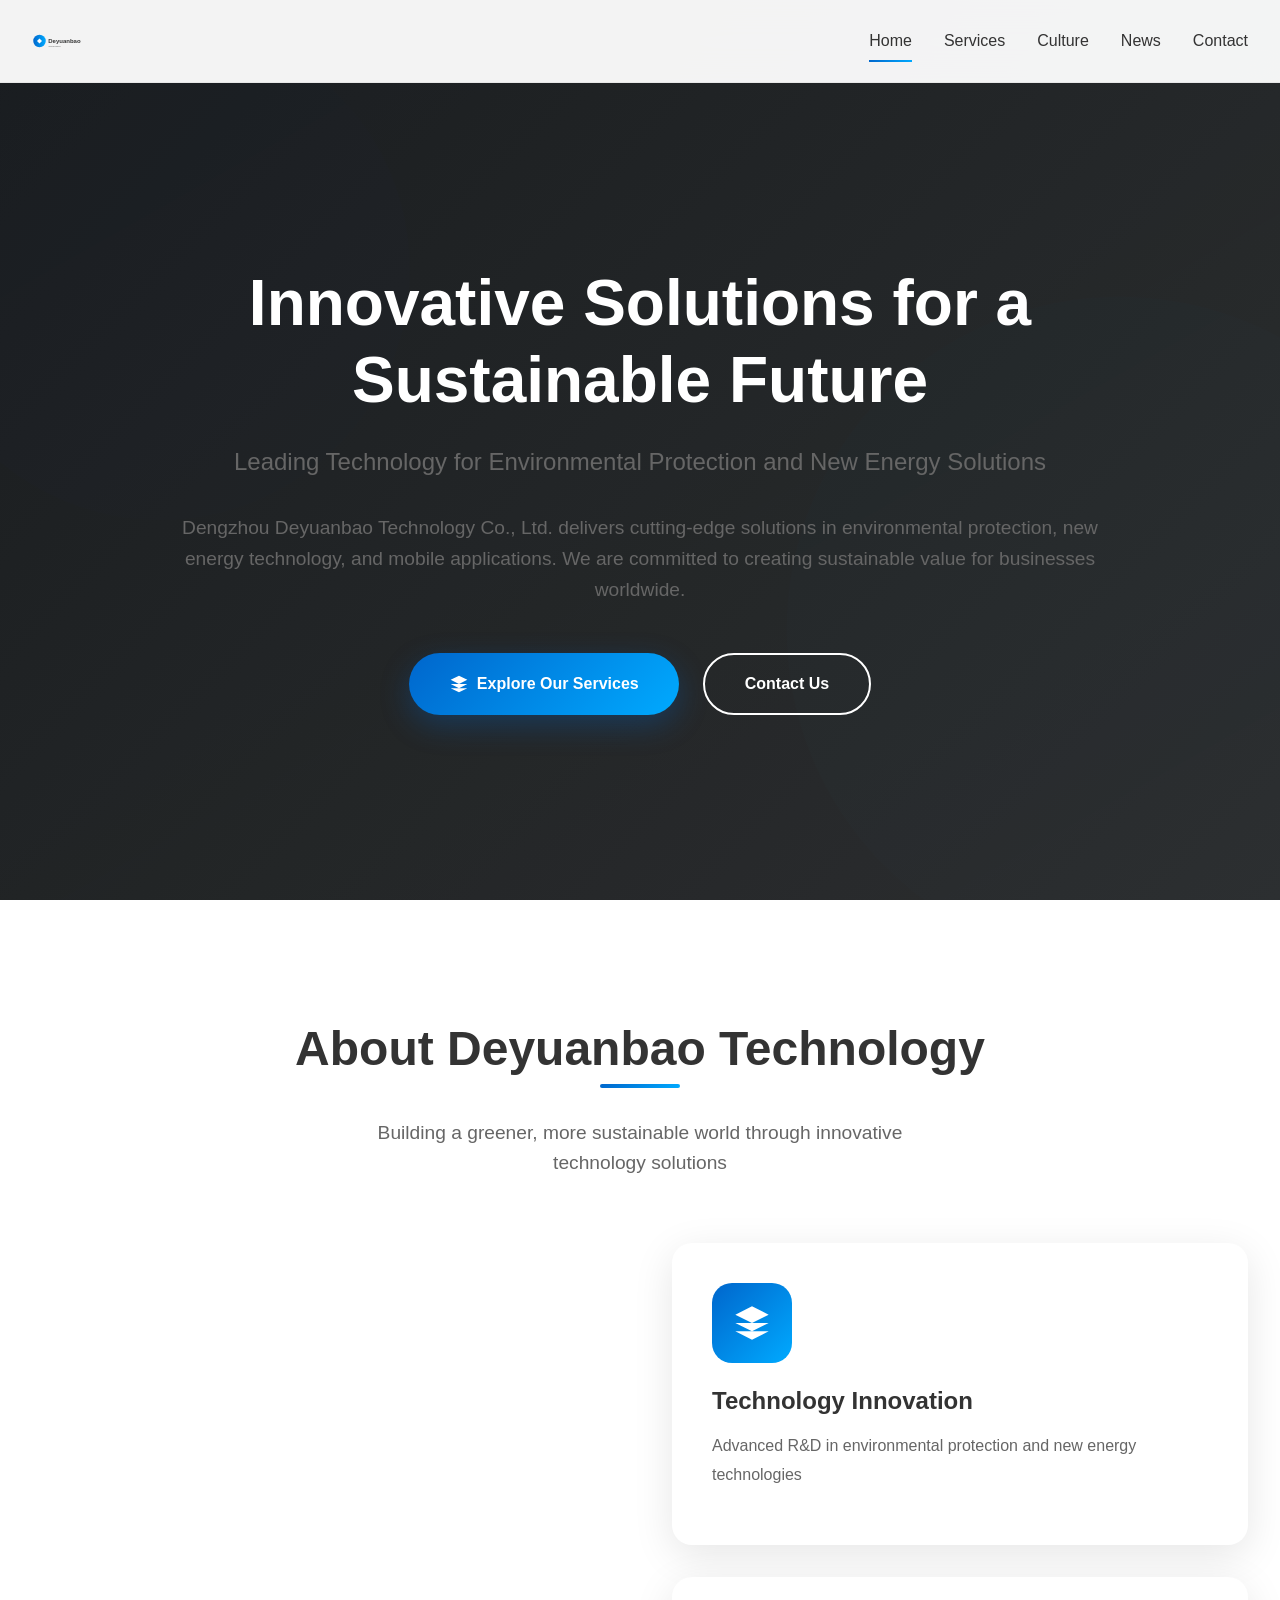
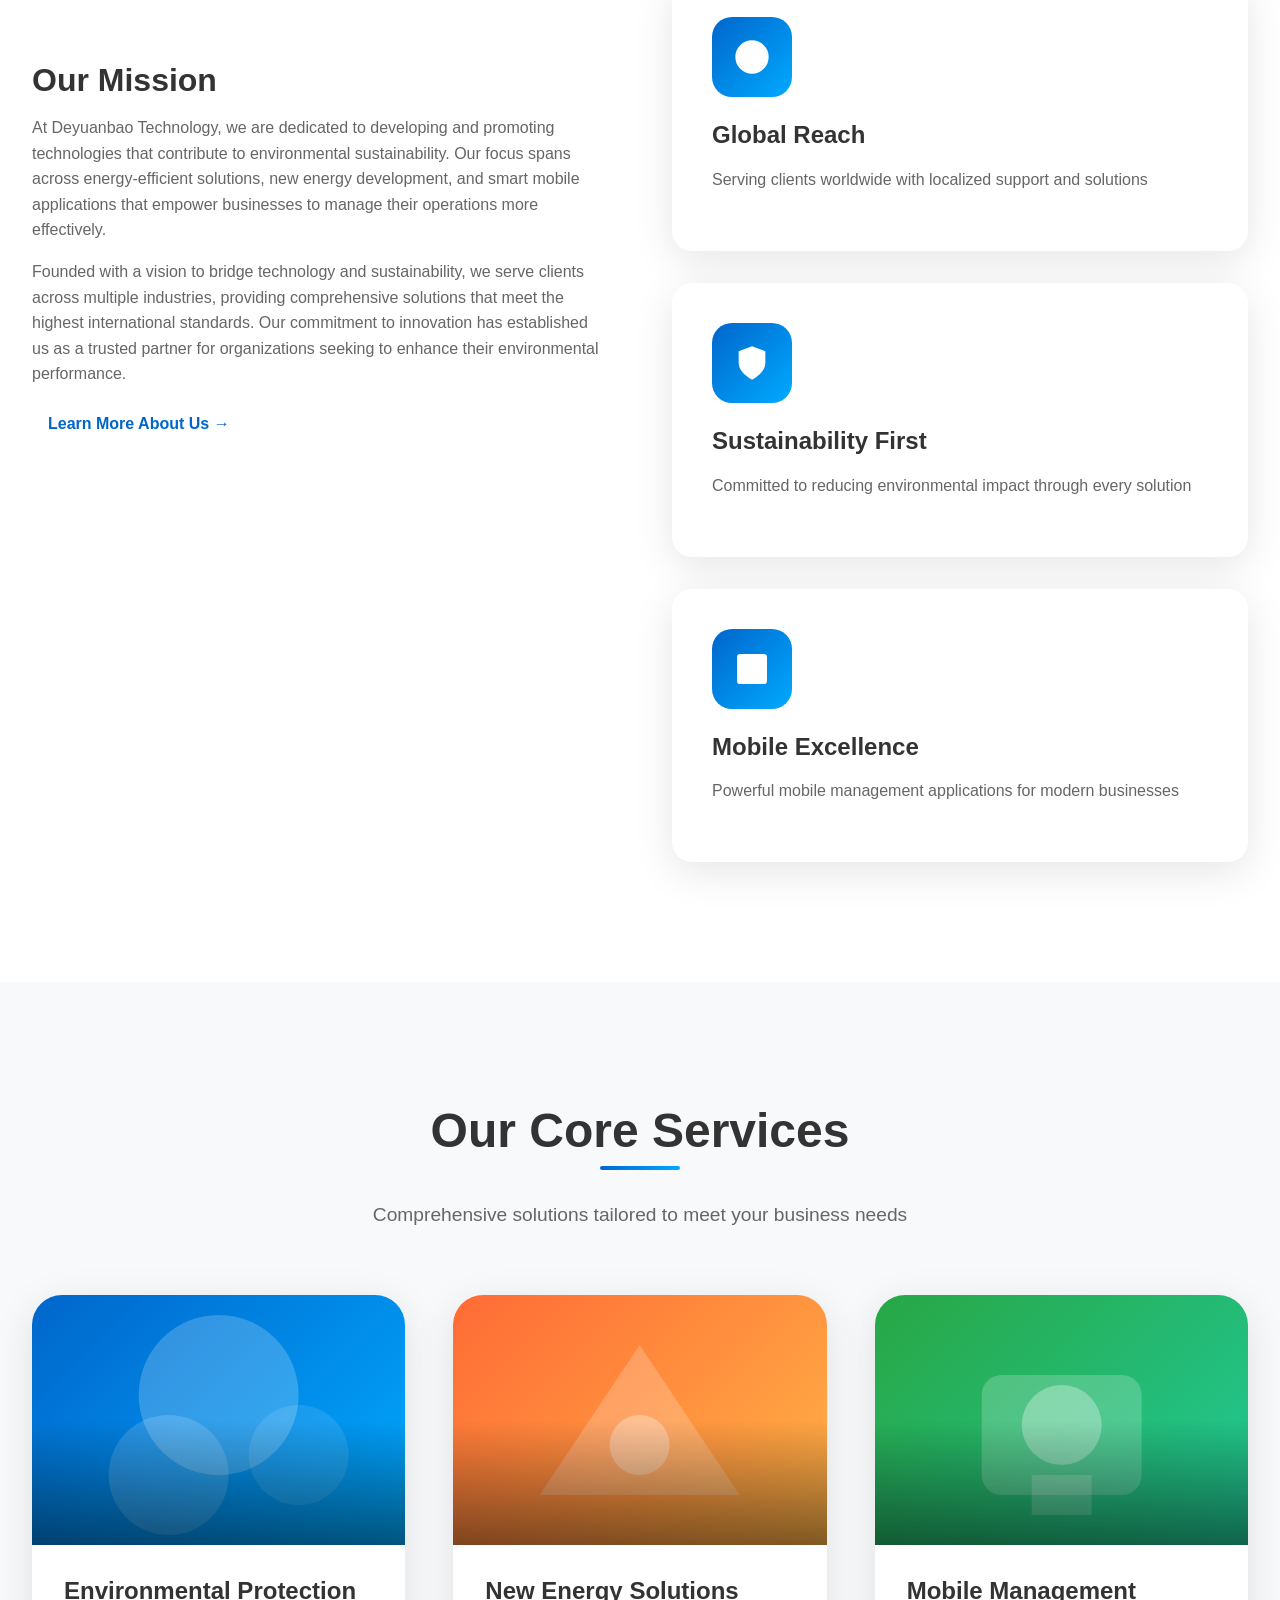
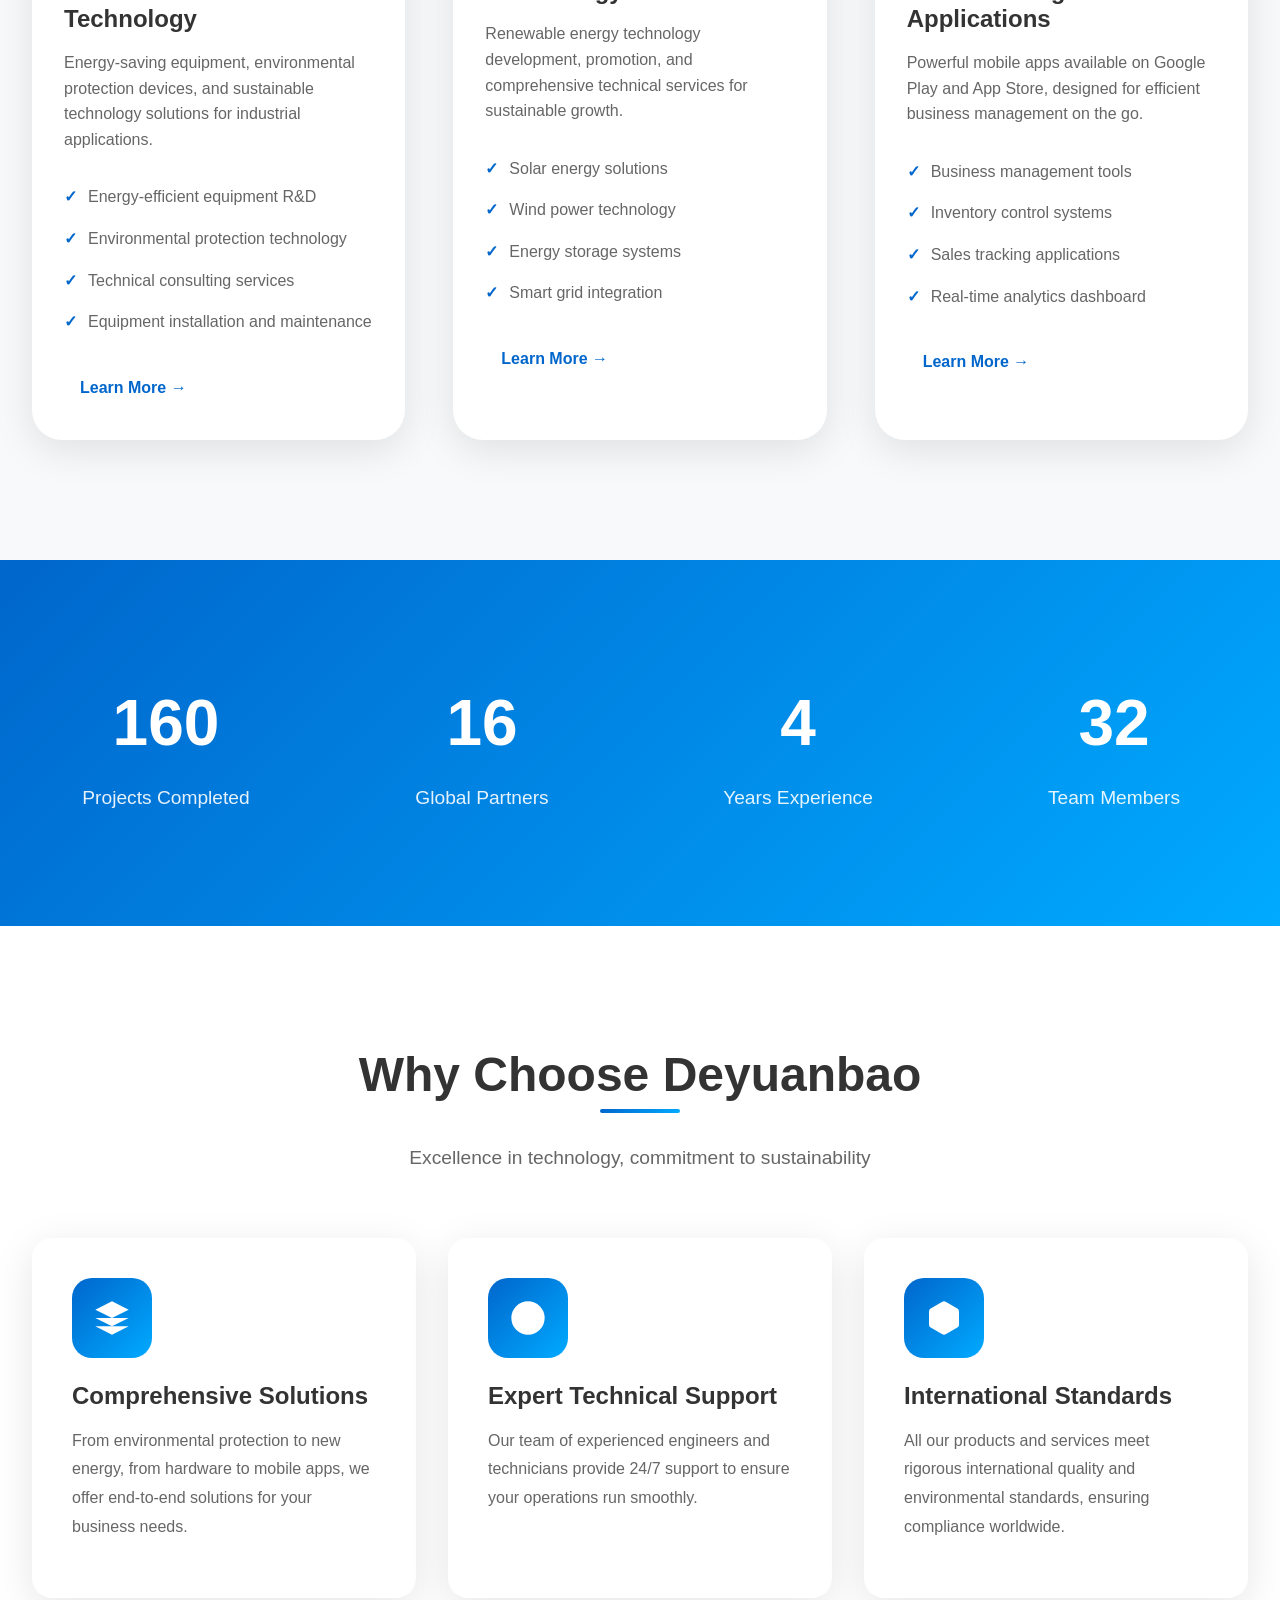
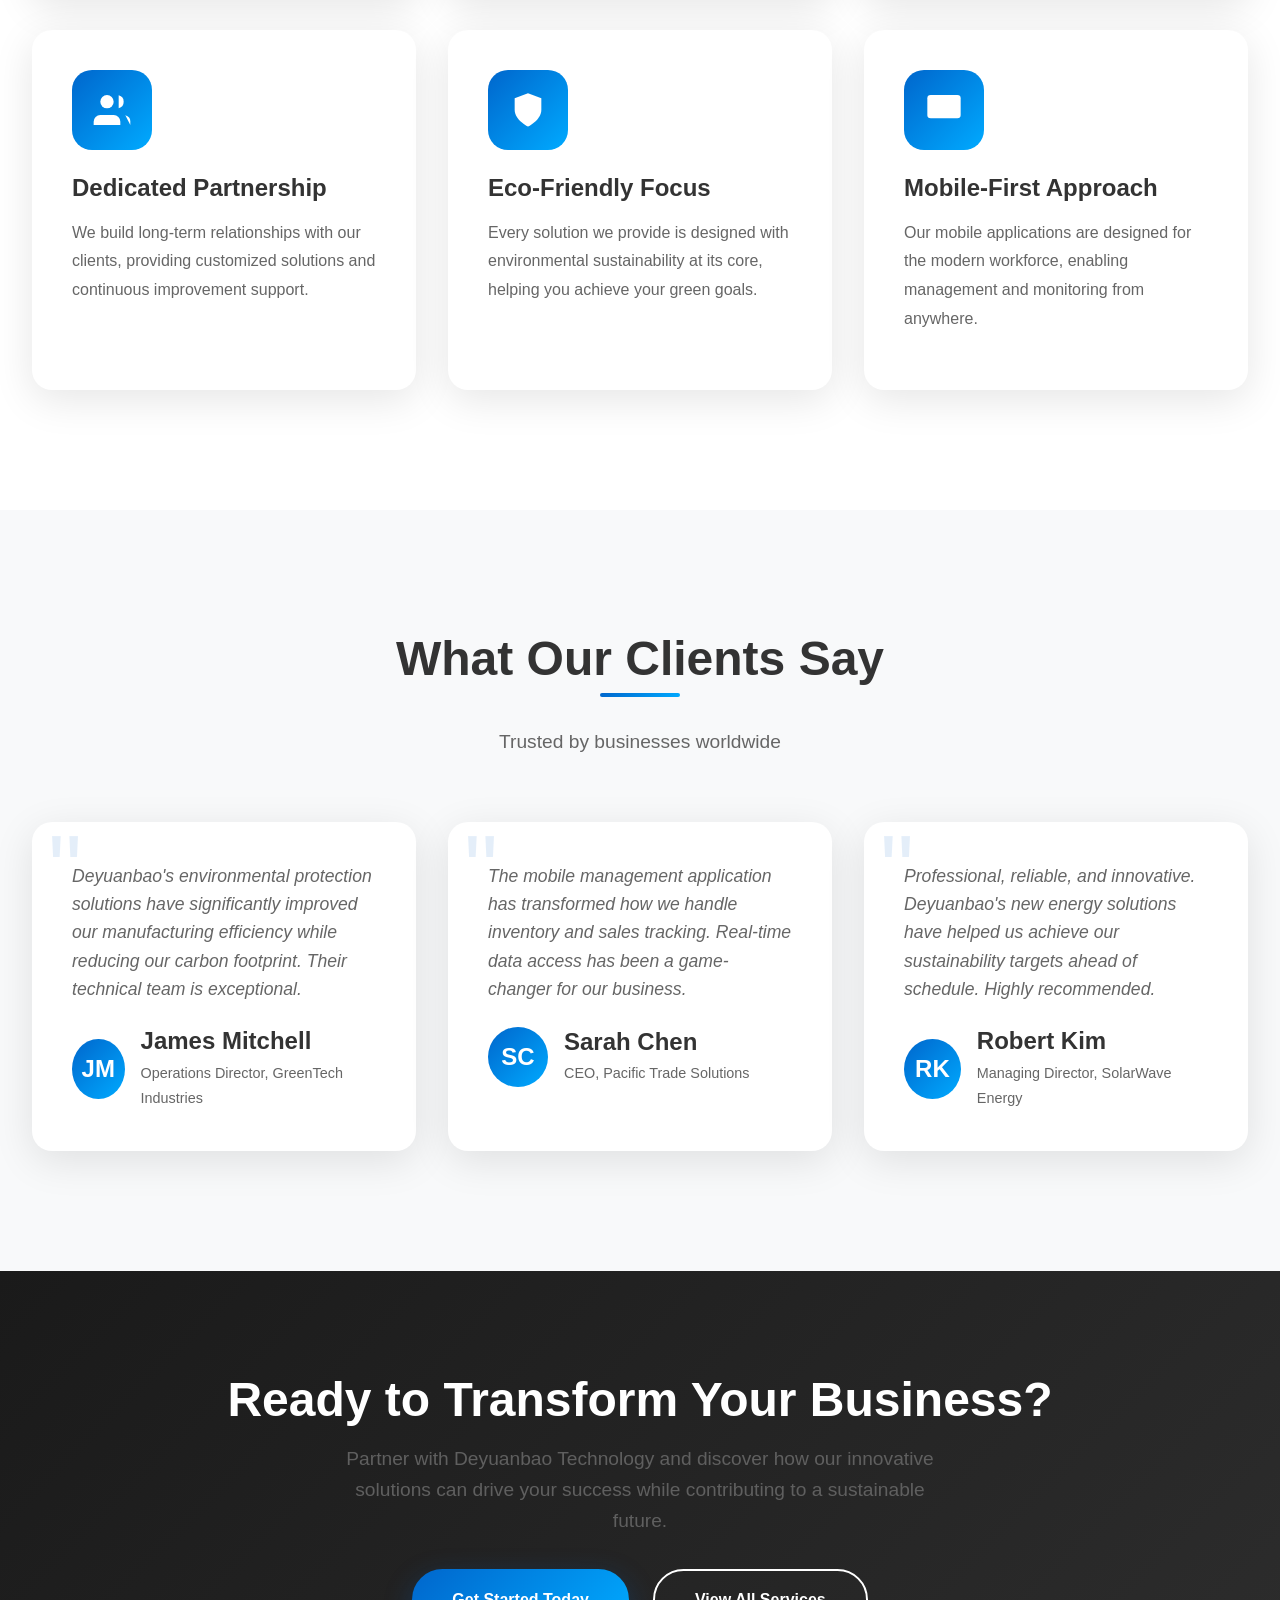
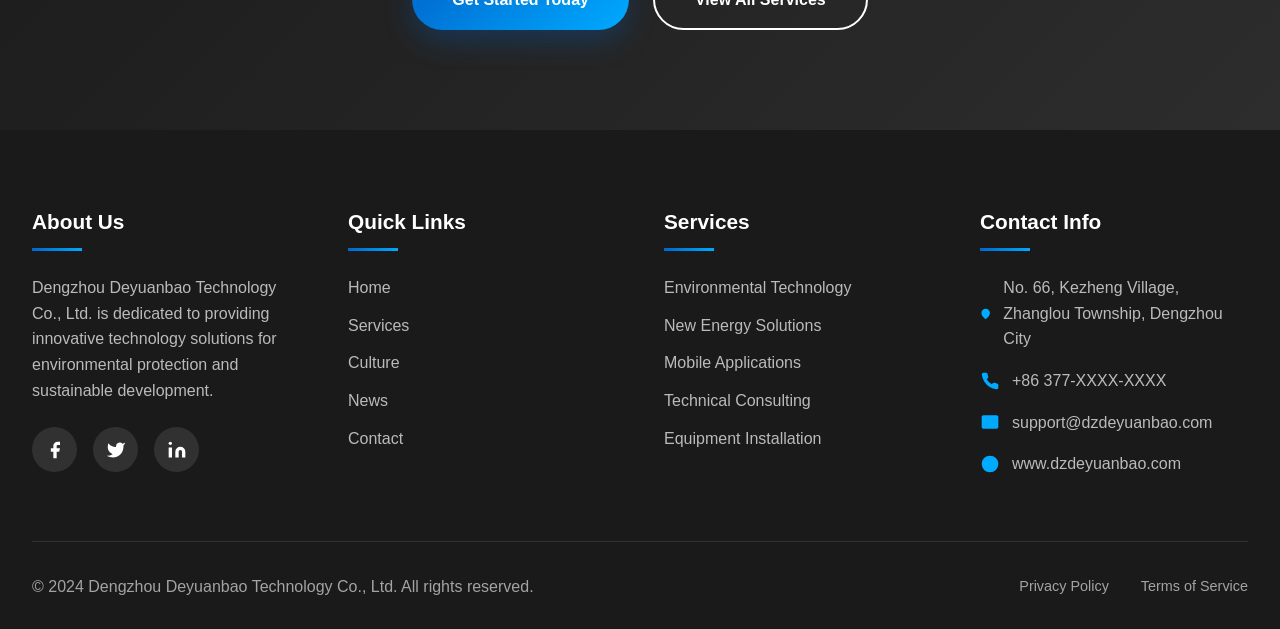
<file: index.html>
<!DOCTYPE html>
<html lang="en">
<head>
    <meta charset="UTF-8">
    <meta name="viewport" content="width=device-width, initial-scale=1.0">
    <meta name="description" content="Dengzhou Deyuanbao Technology Co., Ltd. - Leading provider of environmental protection technology, new energy solutions, and mobile management applications for global markets.">
    <meta name="keywords" content="Deyuanbao, Environmental Protection, New Energy, Mobile App, Technology, Sustainable Development">
    <meta name="author" content="Dengzhou Deyuanbao Technology Co., Ltd.">
    <meta name="robots" content="index, follow">
    <meta name="googlebot" content="index, follow">
    <meta property="og:title" content="Deyuanbao Technology - Innovative Solutions for a Sustainable Future">
    <meta property="og:description" content="Leading provider of environmental protection technology and mobile management solutions.">
    <meta property="og:type" content="website">
    <meta property="og:url" content="https://dzdeyuanbao.com">
    <meta property="og:site_name" content="Deyuanbao Technology">
    <meta name="twitter:card" content="summary_large_image">
    <title>Deyuanbao Technology - Innovative Solutions for a Sustainable Future</title>
    <link rel="canonical" href="https://dzdeyuanbao.com">
    <link rel="stylesheet" href="css/styles.css">
</head>
<body>
    <!-- Loading Screen -->
    <div class="loading">
        <div class="loader"></div>
    </div>

    <!-- Header -->
    <header class="header">
        <div class="header-container">
            <a href="index.html" class="logo">
                <svg width="50" height="50" viewBox="0 0 200 60">
                    <defs>
                        <linearGradient id="logoGradientHeader" x1="0%" y1="0%" x2="100%" y2="0%">
                            <stop offset="0%" style="stop-color:#0066CC"/>
                            <stop offset="100%" style="stop-color:#00AAFF"/>
                        </linearGradient>
                    </defs>
                    <circle cx="30" cy="30" r="25" fill="url(#logoGradientHeader)"/>
                    <path d="M20 30 L30 20 L40 30 L30 40 Z" fill="#FFFFFF"/>
                    <text x="65" y="38" font-family="Arial, sans-serif" font-size="24" font-weight="bold" fill="#333333">Deyuanbao</text>
                    <text x="65" y="52" font-family="Arial, sans-serif" font-size="10" fill="#666666">Technology</text>
                </svg>
            </a>
            <nav class="nav">
                <a href="index.html" class="nav-link active">Home</a>
                <a href="services.html" class="nav-link">Services</a>
                <a href="culture.html" class="nav-link">Culture</a>
                <a href="news.html" class="nav-link">News</a>
                <a href="contact.html" class="nav-link">Contact</a>
            </nav>
            <div class="mobile-menu-btn">
                <span></span>
                <span></span>
                <span></span>
            </div>
        </div>
    </header>

    <!-- Hero Section -->
    <section class="hero">
        <div class="hero-bg">
            <svg width="100%" height="100%" viewBox="0 0 1920 1080" preserveAspectRatio="xMidYMid slice">
                <defs>
                    <linearGradient id="heroGradient" x1="0%" y1="0%" x2="100%" y2="100%">
                        <stop offset="0%" style="stop-color:#0066CC;stop-opacity:0.3"/>
                        <stop offset="100%" style="stop-color:#00AAFF;stop-opacity:0.1"/>
                    </linearGradient>
                </defs>
                <rect width="100%" height="100%" fill="url(#heroGradient)"/>
                <circle cx="20%" cy="30%" r="300" fill="#0066CC" opacity="0.1"/>
                <circle cx="80%" cy="70%" r="400" fill="#00AAFF" opacity="0.1"/>
            </svg>
        </div>
        <div class="hero-content">
            <h1 class="hero-title">Innovative Solutions for a Sustainable Future</h1>
            <p class="hero-subtitle">Leading Technology for Environmental Protection and New Energy Solutions</p>
            <p class="hero-description">Dengzhou Deyuanbao Technology Co., Ltd. delivers cutting-edge solutions in environmental protection, new energy technology, and mobile applications. We are committed to creating sustainable value for businesses worldwide.</p>
            <div class="hero-cta">
                <a href="services.html" class="btn btn-primary">
                    <svg width="20" height="20" viewBox="0 0 24 24" fill="currentColor">
                        <path d="M12 2L2 7l10 5 10-5-10-5zM2 17l10 5 10-5M2 12l10 5 10-5"/>
                    </svg>
                    Explore Our Services
                </a>
                <a href="contact.html" class="btn btn-secondary">
                    Contact Us
                </a>
            </div>
        </div>
    </section>

    <!-- About Section -->
    <section class="section">
        <div class="container">
            <div class="section-header animate-on-scroll">
                <h2 class="section-title">About Deyuanbao Technology</h2>
                <p class="section-subtitle">Building a greener, more sustainable world through innovative technology solutions</p>
            </div>
            <div class="grid-2" style="gap: 4rem; align-items: center;">
                <div class="animate-on-scroll">
                    <h3>Our Mission</h3>
                    <p>At Deyuanbao Technology, we are dedicated to developing and promoting technologies that contribute to environmental sustainability. Our focus spans across energy-efficient solutions, new energy development, and smart mobile applications that empower businesses to manage their operations more effectively.</p>
                    <p>Founded with a vision to bridge technology and sustainability, we serve clients across multiple industries, providing comprehensive solutions that meet the highest international standards. Our commitment to innovation has established us as a trusted partner for organizations seeking to enhance their environmental performance.</p>
                    <a href="culture.html" class="btn btn-text">Learn More About Us →</a>
                </div>
                <div class="animate-on-scroll">
                    <div class="features-grid" style="margin-top: 0;">
                        <div class="feature-card">
                            <div class="feature-icon">
                                <svg viewBox="0 0 24 24">
                                    <path d="M12 2L2 7l10 5 10-5-10-5zM2 17l10 5 10-5M2 12l10 5 10-5"/>
                                </svg>
                            </div>
                            <h4 class="feature-title">Technology Innovation</h4>
                            <p class="feature-description">Advanced R&D in environmental protection and new energy technologies</p>
                        </div>
                        <div class="feature-card">
                            <div class="feature-icon">
                                <svg viewBox="0 0 24 24">
                                    <circle cx="12" cy="12" r="10"/>
                                    <path d="M12 6v6l4 2"/>
                                </svg>
                            </div>
                            <h4 class="feature-title">Global Reach</h4>
                            <p class="feature-description">Serving clients worldwide with localized support and solutions</p>
                        </div>
                        <div class="feature-card">
                            <div class="feature-icon">
                                <svg viewBox="0 0 24 24">
                                    <path d="M12 22s8-4 8-10V5l-8-3-8 3v7c0 6 8 10 8 10z"/>
                                </svg>
                            </div>
                            <h4 class="feature-title">Sustainability First</h4>
                            <p class="feature-description">Committed to reducing environmental impact through every solution</p>
                        </div>
                        <div class="feature-card">
                            <div class="feature-icon">
                                <svg viewBox="0 0 24 24">
                                    <rect x="3" y="3" width="18" height="18" rx="2"/>
                                    <path d="M9 9h6v6H9z"/>
                                </svg>
                            </div>
                            <h4 class="feature-title">Mobile Excellence</h4>
                            <p class="feature-description">Powerful mobile management applications for modern businesses</p>
                        </div>
                    </div>
                </div>
            </div>
        </div>
    </section>

    <!-- Services Overview -->
    <section class="section section-light">
        <div class="container">
            <div class="section-header animate-on-scroll">
                <h2 class="section-title">Our Core Services</h2>
                <p class="section-subtitle">Comprehensive solutions tailored to meet your business needs</p>
            </div>
            <div class="services-grid">
                <div class="service-card animate-on-scroll">
                    <div class="service-image" style="background: linear-gradient(135deg, #0066CC 0%, #00AAFF 100%);">
                        <svg width="100%" height="100%" viewBox="0 0 400 250" preserveAspectRatio="xMidYMid slice">
                            <circle cx="200" cy="100" r="80" fill="rgba(255,255,255,0.2)"/>
                            <circle cx="150" cy="180" r="60" fill="rgba(255,255,255,0.15)"/>
                            <circle cx="280" cy="160" r="50" fill="rgba(255,255,255,0.1)"/>
                        </svg>
                    </div>
                    <div class="service-content">
                        <h3 class="service-title">Environmental Protection Technology</h3>
                        <p class="service-description">Energy-saving equipment, environmental protection devices, and sustainable technology solutions for industrial applications.</p>
                        <ul class="service-features">
                            <li>Energy-efficient equipment R&D</li>
                            <li>Environmental protection technology</li>
                            <li>Technical consulting services</li>
                            <li>Equipment installation and maintenance</li>
                        </ul>
                        <a href="services.html" class="btn btn-text">Learn More →</a>
                    </div>
                </div>
                <div class="service-card animate-on-scroll">
                    <div class="service-image" style="background: linear-gradient(135deg, #FF6B35 0%, #FFB347 100%);">
                        <svg width="100%" height="100%" viewBox="0 0 400 250" preserveAspectRatio="xMidYMid slice">
                            <path d="M100 200 L200 50 L300 200 Z" fill="rgba(255,255,255,0.2)"/>
                            <circle cx="200" cy="150" r="30" fill="rgba(255,255,255,0.3)"/>
                        </svg>
                    </div>
                    <div class="service-content">
                        <h3 class="service-title">New Energy Solutions</h3>
                        <p class="service-description">Renewable energy technology development, promotion, and comprehensive technical services for sustainable growth.</p>
                        <ul class="service-features">
                            <li>Solar energy solutions</li>
                            <li>Wind power technology</li>
                            <li>Energy storage systems</li>
                            <li>Smart grid integration</li>
                        </ul>
                        <a href="services.html" class="btn btn-text">Learn More →</a>
                    </div>
                </div>
                <div class="service-card animate-on-scroll">
                    <div class="service-image" style="background: linear-gradient(135deg, #28a745 0%, #20c997 100%);">
                        <svg width="100%" height="100%" viewBox="0 0 400 250" preserveAspectRatio="xMidYMid slice">
                            <rect x="120" y="80" width="160" height="120" rx="20" fill="rgba(255,255,255,0.2)"/>
                            <circle cx="200" cy="130" r="40" fill="rgba(255,255,255,0.3)"/>
                            <rect x="170" y="180" width="60" height="40" fill="rgba(255,255,255,0.2)"/>
                        </svg>
                    </div>
                    <div class="service-content">
                        <h3 class="service-title">Mobile Management Applications</h3>
                        <p class="service-description">Powerful mobile apps available on Google Play and App Store, designed for efficient business management on the go.</p>
                        <ul class="service-features">
                            <li>Business management tools</li>
                            <li>Inventory control systems</li>
                            <li>Sales tracking applications</li>
                            <li>Real-time analytics dashboard</li>
                        </ul>
                        <a href="services.html" class="btn btn-text">Learn More →</a>
                    </div>
                </div>
            </div>
        </div>
    </section>

    <!-- Statistics Section -->
    <section class="stats-section">
        <div class="container">
            <div class="stats-grid">
                <div class="stat-item animate-on-scroll">
                    <span class="stat-number" data-target="500">0</span>
                    <span class="stat-label">Projects Completed</span>
                </div>
                <div class="stat-item animate-on-scroll">
                    <span class="stat-number" data-target="50">0</span>
                    <span class="stat-label">Global Partners</span>
                </div>
                <div class="stat-item animate-on-scroll">
                    <span class="stat-number" data-target="15">0</span>
                    <span class="stat-label">Years Experience</span>
                </div>
                <div class="stat-item animate-on-scroll">
                    <span class="stat-number" data-target="100">0</span>
                    <span class="stat-label">Team Members</span>
                </div>
            </div>
        </div>
    </section>

    <!-- Why Choose Us -->
    <section class="section">
        <div class="container">
            <div class="section-header animate-on-scroll">
                <h2 class="section-title">Why Choose Deyuanbao</h2>
                <p class="section-subtitle">Excellence in technology, commitment to sustainability</p>
            </div>
            <div class="features-grid">
                <div class="feature-card animate-on-scroll">
                    <div class="feature-icon">
                        <svg viewBox="0 0 24 24">
                            <path d="M12 2L2 7l10 5 10-5-10-5z"/>
                            <path d="M2 17l10 5 10-5"/>
                            <path d="M2 12l10 5 10-5"/>
                        </svg>
                    </div>
                    <h4 class="feature-title">Comprehensive Solutions</h4>
                    <p class="feature-description">From environmental protection to new energy, from hardware to mobile apps, we offer end-to-end solutions for your business needs.</p>
                </div>
                <div class="feature-card animate-on-scroll">
                    <div class="feature-icon">
                        <svg viewBox="0 0 24 24">
                            <circle cx="12" cy="12" r="10"/>
                            <path d="M12 16v-4"/>
                            <path d="M12 8h.01"/>
                        </svg>
                    </div>
                    <h4 class="feature-title">Expert Technical Support</h4>
                    <p class="feature-description">Our team of experienced engineers and technicians provide 24/7 support to ensure your operations run smoothly.</p>
                </div>
                <div class="feature-card animate-on-scroll">
                    <div class="feature-icon">
                        <svg viewBox="0 0 24 24">
                            <path d="M21 16V8a2 2 0 0 0-1-1.73l-7-4a2 2 0 0 0-2 0l-7 4A2 2 0 0 0 3 8v8a2 2 0 0 0 1 1.73l7 4a2 2 0 0 0 2 0l7-4A2 2 0 0 0 21 16z"/>
                            <path d="M3.27 6.96L12 12.01l8.73-5.05"/>
                            <path d="M12 22.08V12"/>
                        </svg>
                    </div>
                    <h4 class="feature-title">International Standards</h4>
                    <p class="feature-description">All our products and services meet rigorous international quality and environmental standards, ensuring compliance worldwide.</p>
                </div>
                <div class="feature-card animate-on-scroll">
                    <div class="feature-icon">
                        <svg viewBox="0 0 24 24">
                            <path d="M17 21v-2a4 4 0 0 0-4-4H5a4 4 0 0 0-4 4v2"/>
                            <circle cx="9" cy="7" r="4"/>
                            <path d="M23 21v-2a4 4 0 0 0-3-3.87"/>
                            <path d="M16 3.13a4 4 0 0 1 0 7.75"/>
                        </svg>
                    </div>
                    <h4 class="feature-title">Dedicated Partnership</h4>
                    <p class="feature-description">We build long-term relationships with our clients, providing customized solutions and continuous improvement support.</p>
                </div>
                <div class="feature-card animate-on-scroll">
                    <div class="feature-icon">
                        <svg viewBox="0 0 24 24">
                            <path d="M12 22s8-4 8-10V5l-8-3-8 3v7c0 6 8 10 8 10z"/>
                        </svg>
                    </div>
                    <h4 class="feature-title">Eco-Friendly Focus</h4>
                    <p class="feature-description">Every solution we provide is designed with environmental sustainability at its core, helping you achieve your green goals.</p>
                </div>
                <div class="feature-card animate-on-scroll">
                    <div class="feature-icon">
                        <svg viewBox="0 0 24 24">
                            <rect x="2" y="3" width="20" height="14" rx="2" ry="2"/>
                            <line x1="8" y1="21" x2="16" y2="21"/>
                            <line x1="12" y1="17" x2="12" y2="21"/>
                        </svg>
                    </div>
                    <h4 class="feature-title">Mobile-First Approach</h4>
                    <p class="feature-description">Our mobile applications are designed for the modern workforce, enabling management and monitoring from anywhere.</p>
                </div>
            </div>
        </div>
    </section>

    <!-- Testimonials -->
    <section class="section section-light">
        <div class="container">
            <div class="section-header animate-on-scroll">
                <h2 class="section-title">What Our Clients Say</h2>
                <p class="section-subtitle">Trusted by businesses worldwide</p>
            </div>
            <div class="testimonials-grid">
                <div class="testimonial-card animate-on-scroll">
                    <p class="testimonial-text">Deyuanbao's environmental protection solutions have significantly improved our manufacturing efficiency while reducing our carbon footprint. Their technical team is exceptional.</p>
                    <div class="testimonial-author">
                        <div class="testimonial-avatar">JM</div>
                        <div class="testimonial-info">
                            <h4>James Mitchell</h4>
                            <span>Operations Director, GreenTech Industries</span>
                        </div>
                    </div>
                </div>
                <div class="testimonial-card animate-on-scroll">
                    <p class="testimonial-text">The mobile management application has transformed how we handle inventory and sales tracking. Real-time data access has been a game-changer for our business.</p>
                    <div class="testimonial-author">
                        <div class="testimonial-avatar">SC</div>
                        <div class="testimonial-info">
                            <h4>Sarah Chen</h4>
                            <span>CEO, Pacific Trade Solutions</span>
                        </div>
                    </div>
                </div>
                <div class="testimonial-card animate-on-scroll">
                    <p class="testimonial-text">Professional, reliable, and innovative. Deyuanbao's new energy solutions have helped us achieve our sustainability targets ahead of schedule. Highly recommended.</p>
                    <div class="testimonial-author">
                        <div class="testimonial-avatar">RK</div>
                        <div class="testimonial-info">
                            <h4>Robert Kim</h4>
                            <span>Managing Director, SolarWave Energy</span>
                        </div>
                    </div>
                </div>
            </div>
        </div>
    </section>

    <!-- CTA Section -->
    <section class="cta-section">
        <div class="container">
            <div class="cta-content animate-on-scroll">
                <h2 class="cta-title">Ready to Transform Your Business?</h2>
                <p class="cta-description">Partner with Deyuanbao Technology and discover how our innovative solutions can drive your success while contributing to a sustainable future.</p>
                <div class="hero-cta" style="opacity: 1; transform: none;">
                    <a href="contact.html" class="btn btn-primary">Get Started Today</a>
                    <a href="services.html" class="btn btn-secondary">View All Services</a>
                </div>
            </div>
        </div>
    </section>

    <!-- Footer -->
    <footer class="footer">
        <div class="container">
            <div class="footer-grid">
                <div class="footer-column">
                    <h4>About Us</h4>
                    <p style="color: rgba(255,255,255,0.7); margin-bottom: 1.5rem;">Dengzhou Deyuanbao Technology Co., Ltd. is dedicated to providing innovative technology solutions for environmental protection and sustainable development.</p>
                    <div class="social-links">
                        <a href="#" class="social-link" aria-label="Facebook">
                            <svg viewBox="0 0 24 24"><path d="M18 2h-3a5 5 0 0 0-5 5v3H7v4h3v8h4v-8h3l1-4h-4V7a1 1 0 0 1 1-1h3z"/></svg>
                        </a>
                        <a href="#" class="social-link" aria-label="Twitter">
                            <svg viewBox="0 0 24 24"><path d="M23 3a10.9 10.9 0 0 1-3.14 1.53 4.48 4.48 0 0 0-7.86 3v1A10.66 10.66 0 0 1 3 4s-4 9 5 13a11.64 11.64 0 0 1-7 2c9 5 20 0 20-11.5a4.5 4.5 0 0 0-.08-.83A7.72 7.72 0 0 0 23 3z"/></svg>
                        </a>
                        <a href="#" class="social-link" aria-label="LinkedIn">
                            <svg viewBox="0 0 24 24"><path d="M16 8a6 6 0 0 1 6 6v7h-4v-7a2 2 0 0 0-2-2 2 2 0 0 0-2 2v7h-4v-7a6 6 0 0 1 6-6z"/><rect x="2" y="9" width="4" height="12"/><circle cx="4" cy="4" r="2"/></svg>
                        </a>
                    </div>
                </div>
                <div class="footer-column">
                    <h4>Quick Links</h4>
                    <ul class="footer-links">
                        <li><a href="index.html">Home</a></li>
                        <li><a href="services.html">Services</a></li>
                        <li><a href="culture.html">Culture</a></li>
                        <li><a href="news.html">News</a></li>
                        <li><a href="contact.html">Contact</a></li>
                    </ul>
                </div>
                <div class="footer-column">
                    <h4>Services</h4>
                    <ul class="footer-links">
                        <li><a href="services.html">Environmental Technology</a></li>
                        <li><a href="services.html">New Energy Solutions</a></li>
                        <li><a href="services.html">Mobile Applications</a></li>
                        <li><a href="services.html">Technical Consulting</a></li>
                        <li><a href="services.html">Equipment Installation</a></li>
                    </ul>
                </div>
                <div class="footer-column">
                    <h4>Contact Info</h4>
                    <div class="footer-contact">
                        <p>
                            <svg viewBox="0 0 24 24"><path d="M21 10c0 7-9 13-9 13s-9-6-9-13a9 9 0 0 1 18 0z"/><circle cx="12" cy="10" r="3"/></svg>
                            No. 66, Kezheng Village, Zhanglou Township, Dengzhou City
                        </p>
                        <p>
                            <svg viewBox="0 0 24 24"><path d="M22 16.92v3a2 2 0 0 1-2.18 2 19.79 19.79 0 0 1-8.63-3.07 19.5 19.5 0 0 1-6-6 19.79 19.79 0 0 1-3.07-8.67A2 2 0 0 1 4.11 2h3a2 2 0 0 1 2 1.72 12.84 12.84 0 0 0 .7 2.81 2 2 0 0 1-.45 2.11L8.09 9.91a16 16 0 0 0 6 6l1.27-1.27a2 2 0 0 1 2.11-.45 12.84 12.84 0 0 0 2.81.7A2 2 0 0 1 22 16.92z"/></svg>
                            +86 377-XXXX-XXXX
                        </p>
                        <p>
                            <svg viewBox="0 0 24 24"><path d="M4 4h16c1.1 0 2 .9 2 2v12c0 1.1-.9 2-2 2H4c-1.1 0-2-.9-2-2V6c0-1.1.9-2 2-2z"/><polyline points="22,6 12,13 2,6"/></svg>
                            support@dzdeyuanbao.com
                        </p>
                        <p>
                            <svg viewBox="0 0 24 24"><circle cx="12" cy="12" r="10"/><line x1="2" y1="12" x2="22" y2="12"/><path d="M12 2a15.3 15.3 0 0 1 4 10 15.3 15.3 0 0 1-4 10 15.3 15.3 0 0 1-4-10 15.3 15.3 0 0 1 4-10z"/></svg>
                            www.dzdeyuanbao.com
                        </p>
                    </div>
                </div>
            </div>
            <div class="footer-bottom">
                <p>&copy; 2024 Dengzhou Deyuanbao Technology Co., Ltd. All rights reserved.</p>
                <div class="footer-legal">
                    <a href="privacy.html">Privacy Policy</a>
                    <a href="terms.html">Terms of Service</a>
                </div>
            </div>
        </div>
    </footer>

    <script src="js/main.js"></script>
</body>
</html>
</file>
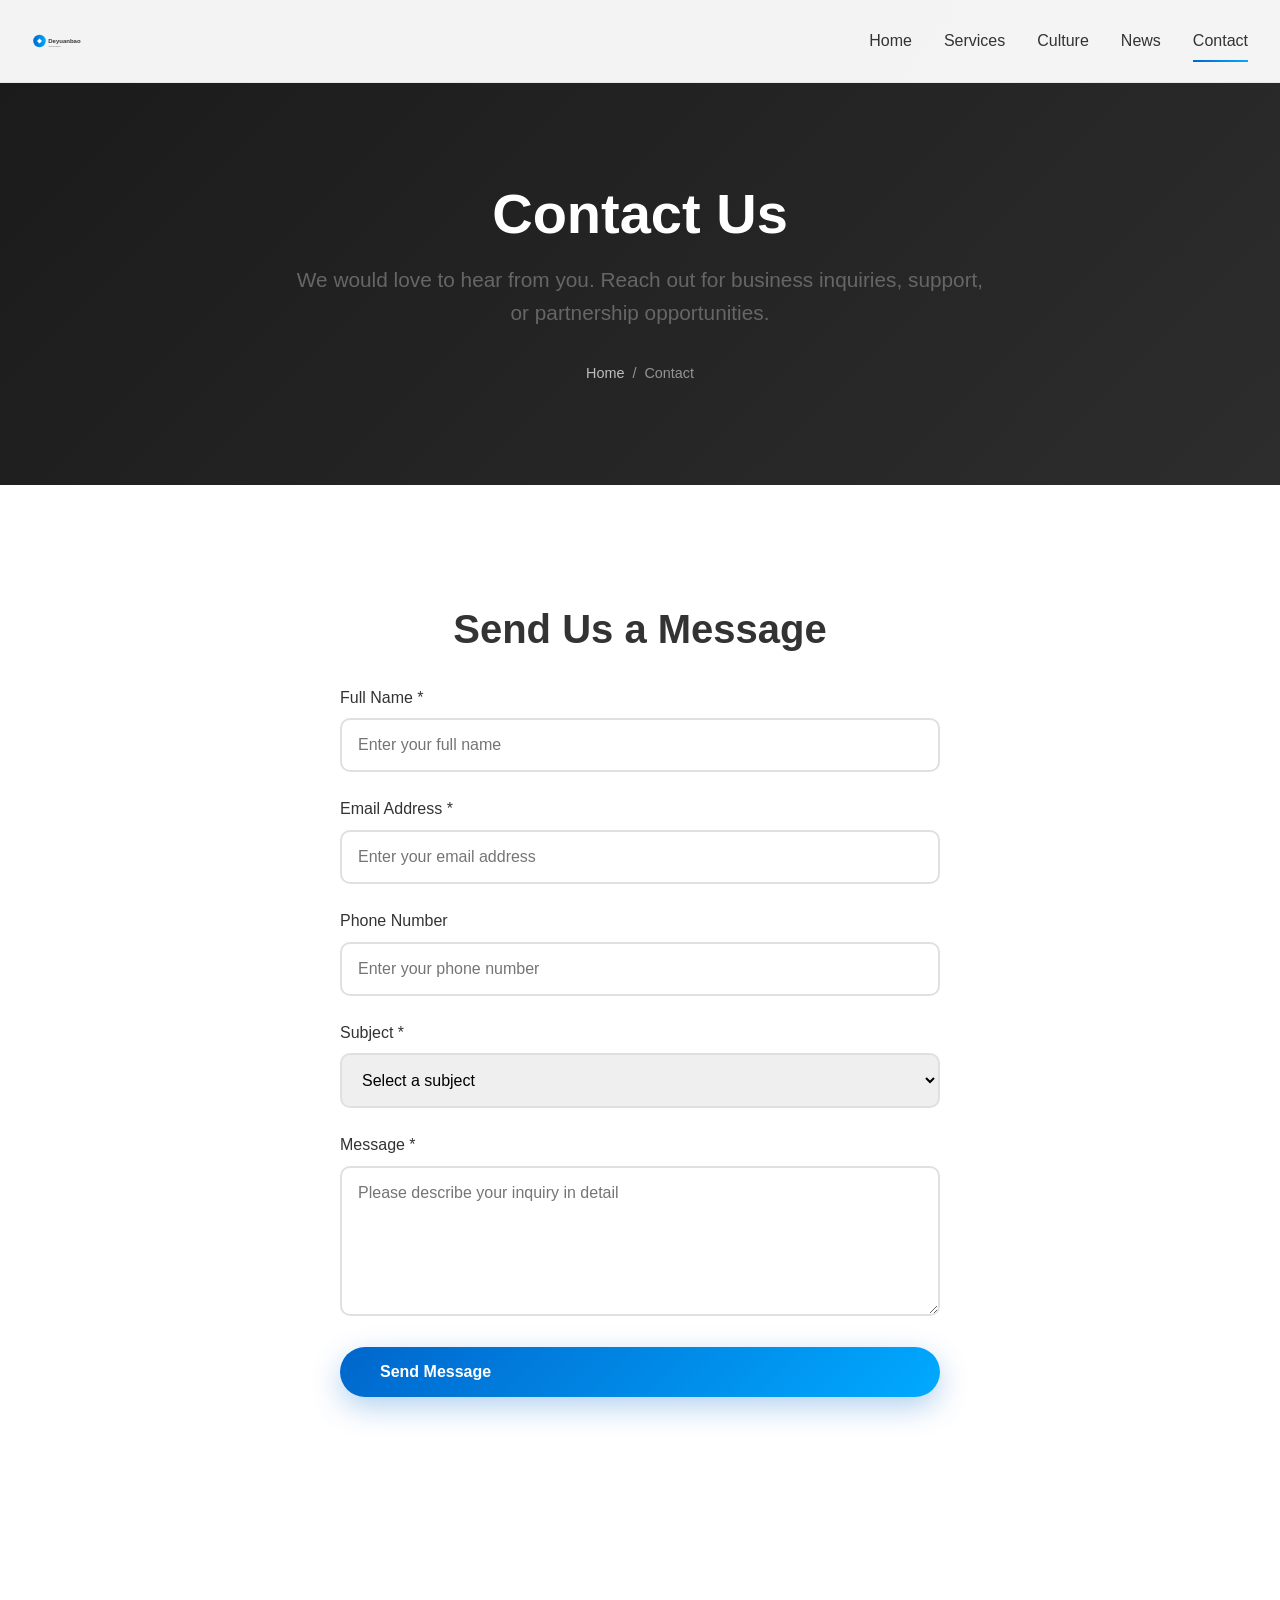
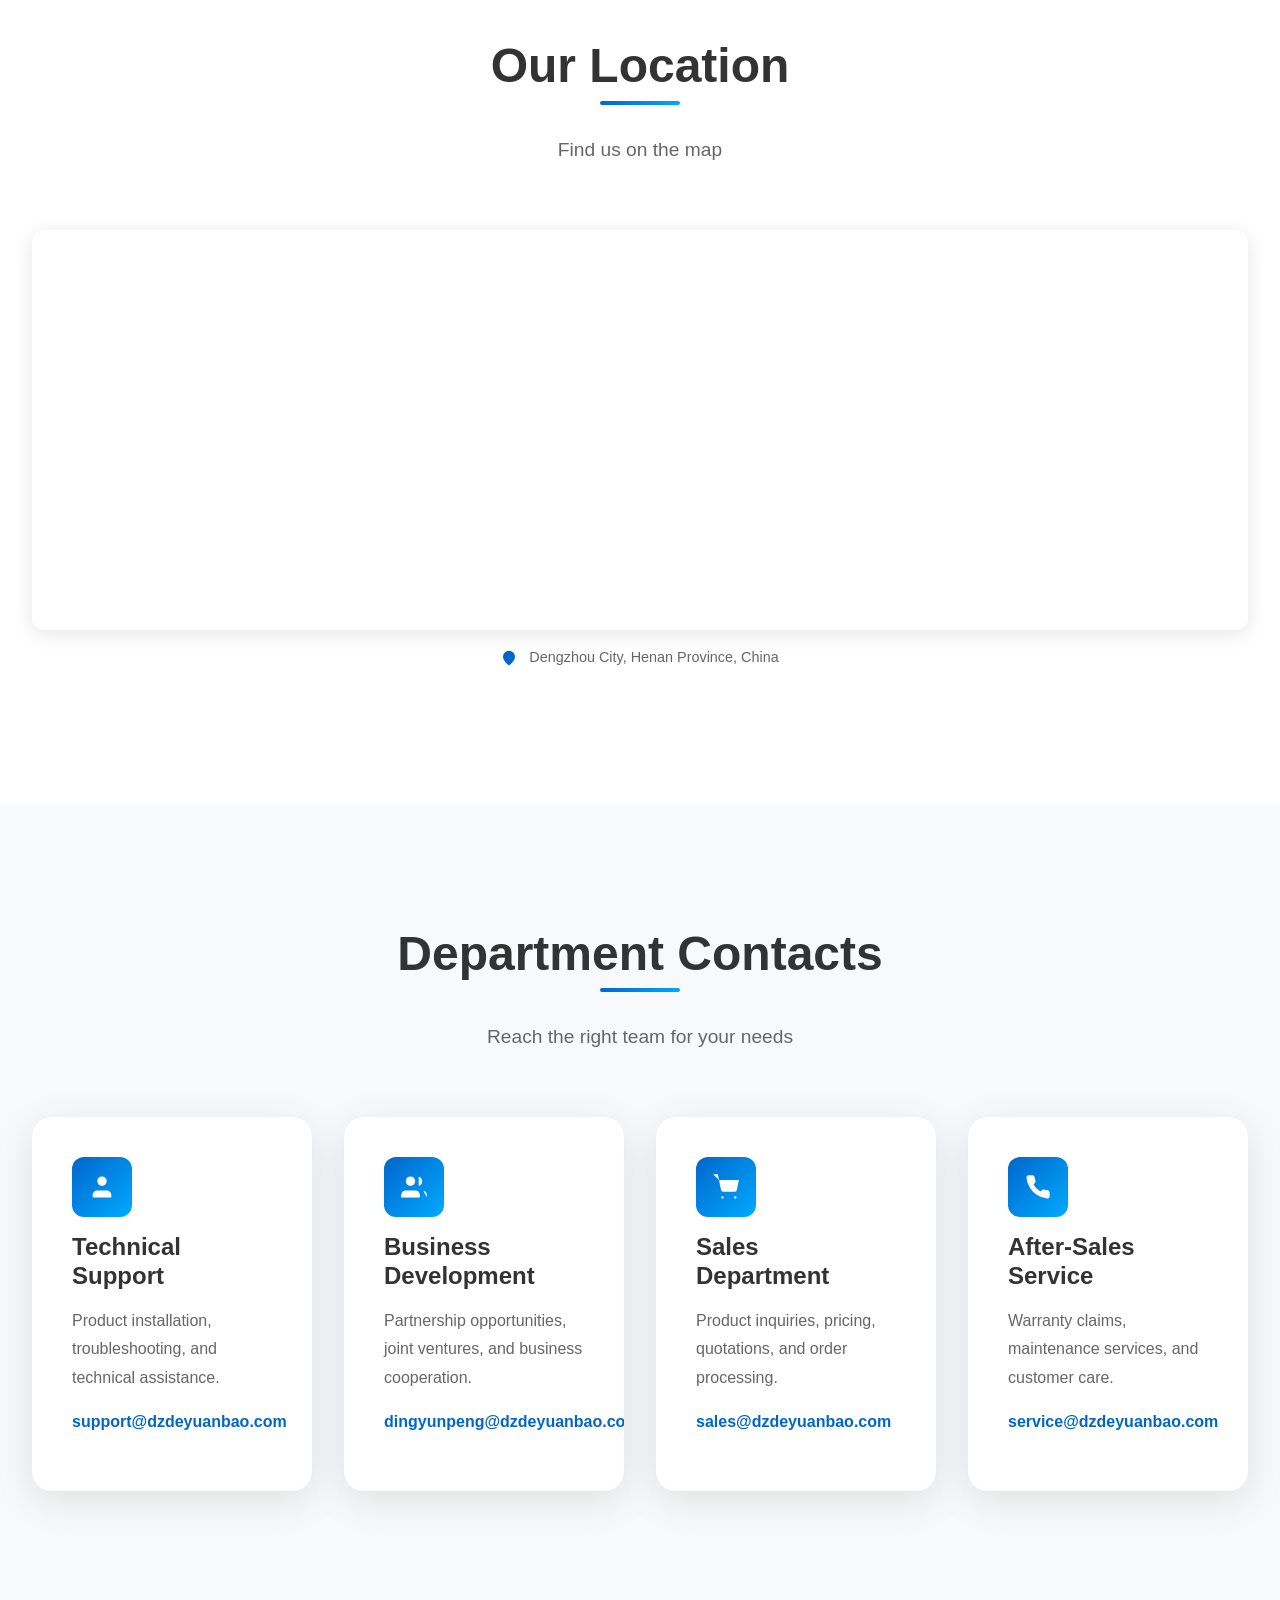
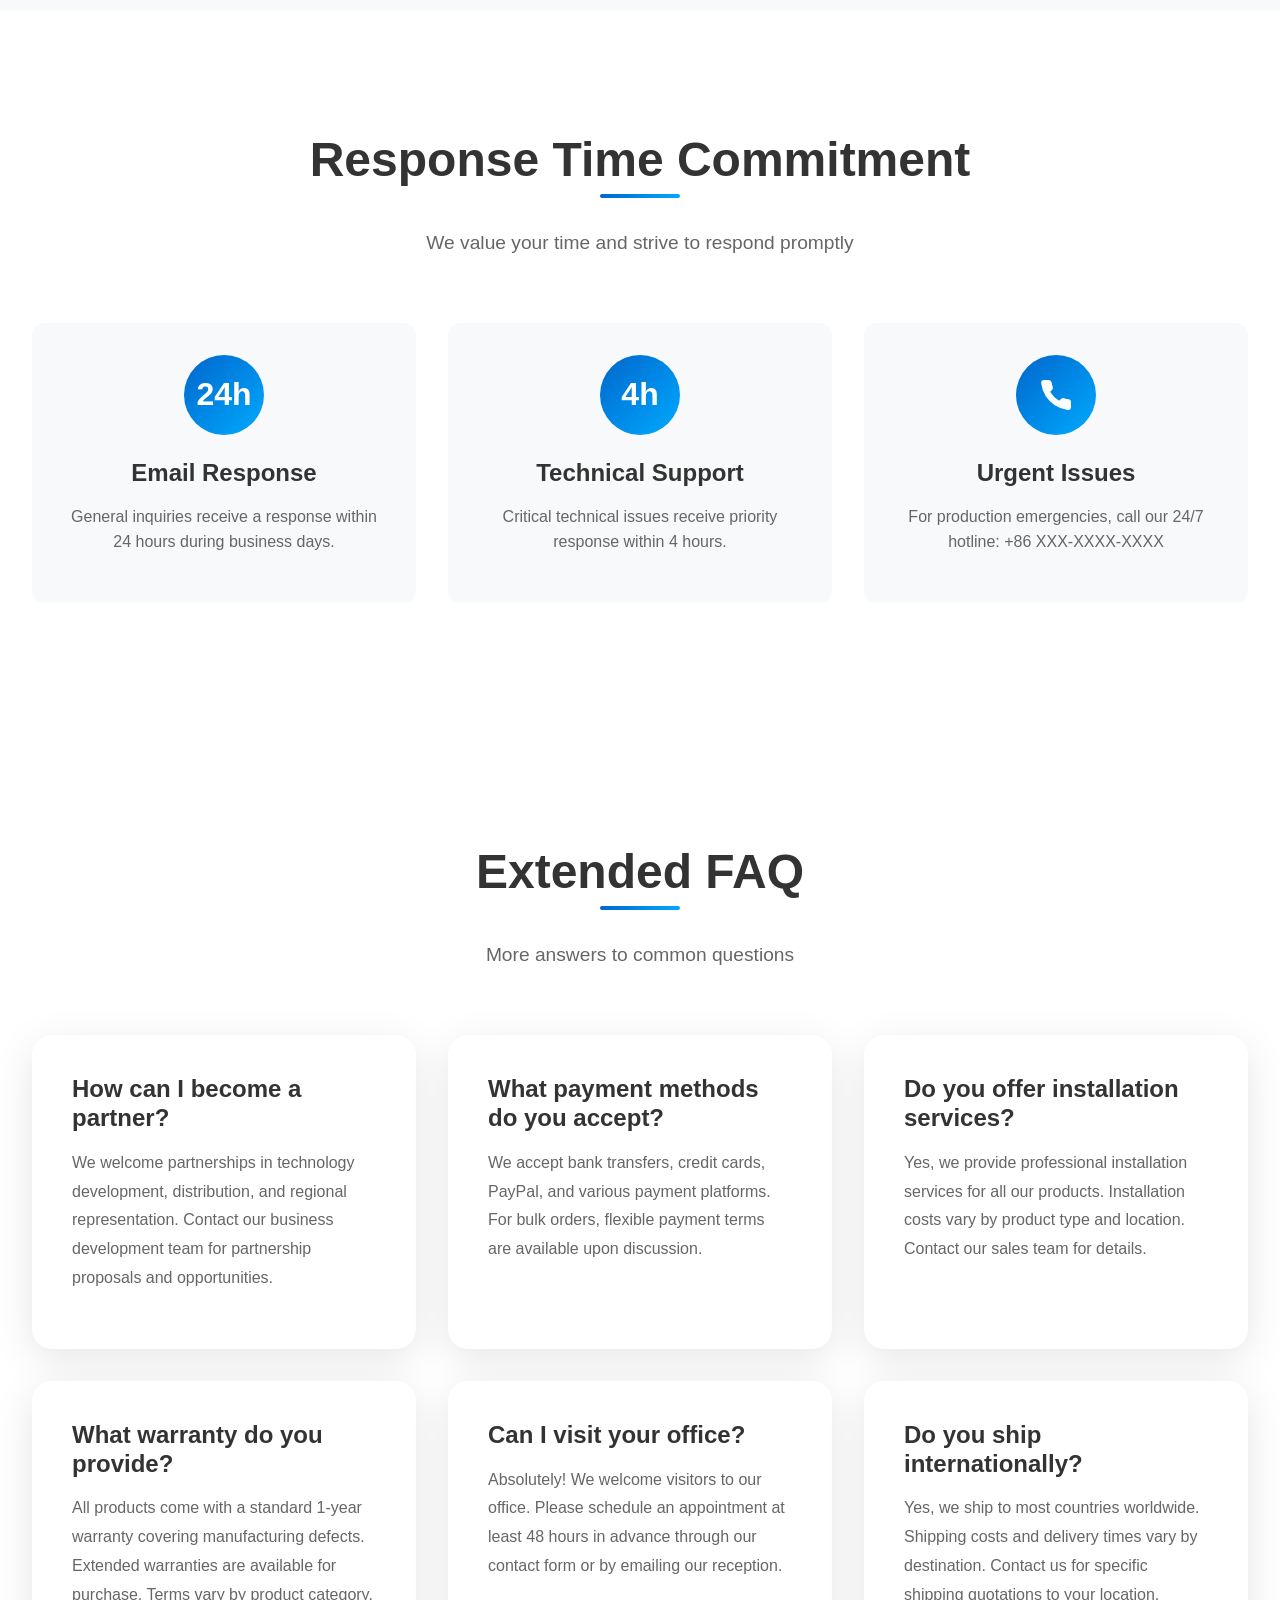
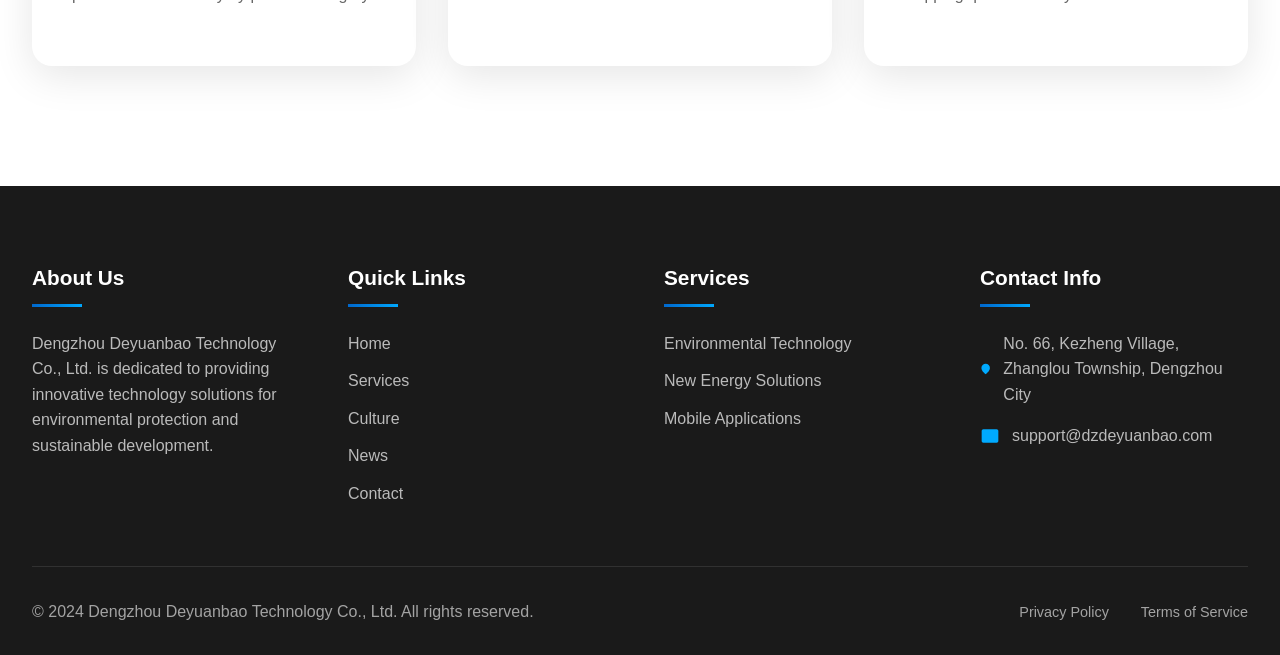
<file: contact.html>
<!DOCTYPE html>
<html lang="en">
<head>
    <meta charset="UTF-8">
    <meta name="viewport" content="width=device-width, initial-scale=1.0">
    <meta name="description" content="Contact Deyuanbao Technology - Get in touch with our team for inquiries about environmental protection, new energy solutions, and mobile applications. Business support: support@dzdeyuanbao.com, Enterprise: dingyunpeng@dzdeyuanbao.com">
    <meta name="keywords" content="Contact Deyuanbao, Technology Support, Business Inquiries, Environmental Technology, New Energy, Mobile Apps">
    <meta name="author" content="Dengzhou Deyuanbao Technology Co., Ltd.">
    <meta name="robots" content="index, follow">
    <title>Contact Us - Deyuanbao Technology</title>
    <link rel="canonical" href="https://dzdeyuanbao.com/contact.html">
    <link rel="stylesheet" href="css/styles.css">
</head>
<body>
    <header class="header">
        <div class="header-container">
            <a href="index.html" class="logo">
                <svg width="50" height="50" viewBox="0 0 200 60">
                    <defs>
                        <linearGradient id="logoGradientContact" x1="0%" y1="0%" x2="100%" y2="0%">
                            <stop offset="0%" style="stop-color:#0066CC"/>
                            <stop offset="100%" style="stop-color:#00AAFF"/>
                        </linearGradient>
                    </defs>
                    <circle cx="30" cy="30" r="25" fill="url(#logoGradientContact)"/>
                    <path d="M20 30 L30 20 L40 30 L30 40 Z" fill="#FFFFFF"/>
                    <text x="65" y="38" font-family="Arial, sans-serif" font-size="24" font-weight="bold" fill="#333333">Deyuanbao</text>
                    <text x="65" y="52" font-family="Arial, sans-serif" font-size="10" fill="#666666">Technology</text>
                </svg>
            </a>
            <nav class="nav">
                <a href="index.html" class="nav-link">Home</a>
                <a href="services.html" class="nav-link">Services</a>
                <a href="culture.html" class="nav-link">Culture</a>
                <a href="news.html" class="nav-link">News</a>
                <a href="contact.html" class="nav-link active">Contact</a>
            </nav>
            <div class="mobile-menu-btn"><span></span><span></span><span></span></div>
        </div>
    </header>

    <section class="page-header">
        <div class="container">
            <h1 class="page-title animate-on-scroll">Contact Us</h1>
            <p class="page-subtitle animate-on-scroll">We would love to hear from you. Reach out for business inquiries, support, or partnership opportunities.</p>
            <div class="breadcrumb animate-on-scroll">
                <a href="index.html">Home</a>
                <span>/</span>
                <span>Contact</span>
            </div>
        </div>
    </section>

    <section class="section">
        <div class="container">
            <div class="animate-on-scroll" style="max-width: 600px; margin: 0 auto;">
                <h2 style="margin-bottom: 2rem; text-align: center;">Send Us a Message</h2>
                <form class="contact-form">
                    <div class="form-group">
                        <label class="form-label" for="name">Full Name *</label>
                        <input type="text" id="name" name="name" class="form-input" placeholder="Enter your full name" required>
                    </div>
                    <div class="form-group">
                        <label class="form-label" for="email">Email Address *</label>
                        <input type="email" id="email" name="email" class="form-input" placeholder="Enter your email address" required>
                    </div>
                    <div class="form-group">
                        <label class="form-label" for="phone">Phone Number</label>
                        <input type="tel" id="phone" name="phone" class="form-input" placeholder="Enter your phone number">
                    </div>
                    <div class="form-group">
                        <label class="form-label" for="subject">Subject *</label>
                        <select id="subject" name="subject" class="form-select" required>
                            <option value="">Select a subject</option>
                            <option value="general">General Inquiry</option>
                            <option value="business">Business Partnership</option>
                            <option value="support">Technical Support</option>
                            <option value="products">Product Information</option>
                            <option value="mobile">Mobile Applications</option>
                            <option value="environmental">Environmental Technology</option>
                            <option value="energy">New Energy Solutions</option>
                            <option value="other">Other</option>
                        </select>
                    </div>
                    <div class="form-group">
                        <label class="form-label" for="message">Message *</label>
                        <textarea id="message" name="message" class="form-textarea" placeholder="Please describe your inquiry in detail" required></textarea>
                    </div>
                    <button type="submit" class="btn btn-primary" style="width: 100%;">Send Message</button>
                </form>
            </div>
        </div>
    </section>

    <section class="section">
        <div class="container">
            <div class="section-header animate-on-scroll">
                <h2 class="section-title">Our Location</h2>
                <p class="section-subtitle">Find us on the map</p>
            </div>
            <div class="animate-on-scroll" style="margin-top: 2rem;">
                <div style="width: 100%; height: 400px; border-radius: 12px; overflow: hidden; box-shadow: 0 4px 20px rgba(0,0,0,0.1);">
                    <iframe 
                        src="https://www.openstreetmap.org/export/embed.html?bbox=111.7%2C32.7%2C112.0%2C33.0&layer=mapnik&marker=32.83%2C111.87" 
                        width="100%" 
                        height="100%" 
                        style="border: none;"
                        loading="lazy"
                        referrerpolicy="no-referrer-when-downgrade">
                    </iframe>
                </div>
                <p style="text-align: center; margin-top: 1rem; color: #666; font-size: 0.9rem;">
                    <svg width="16" height="16" viewBox="0 0 24 24" fill="#0066CC" style="vertical-align: middle; margin-right: 0.5rem;">
                        <path d="M21 10c0 7-9 13-9 13s-9-6-9-13a9 9 0 0 1 18 0z"/>
                        <circle cx="12" cy="10" r="3"/>
                    </svg>
                    Dengzhou City, Henan Province, China
                </p>
            </div>
        </div>
    </section>

    <section class="section section-light">
        <div class="container">
            <div class="section-header animate-on-scroll">
                <h2 class="section-title">Department Contacts</h2>
                <p class="section-subtitle">Reach the right team for your needs</p>
            </div>
            <div class="features-grid" style="grid-template-columns: repeat(auto-fit, minmax(280px, 1fr));">
                <div class="feature-card animate-on-scroll">
                    <div style="width: 60px; height: 60px; background: linear-gradient(135deg, #0066CC, #00AAFF); border-radius: 12px; display: flex; align-items: center; justify-content: center; margin-bottom: 1rem;">
                        <svg width="28" height="28" viewBox="0 0 24 24" fill="white">
                            <path d="M20 21v-2a4 4 0 0 0-4-4H8a4 4 0 0 0-4 4v2"/>
                            <circle cx="12" cy="7" r="4"/>
                        </svg>
                    </div>
                    <h4 class="feature-title">Technical Support</h4>
                    <p class="feature-description">Product installation, troubleshooting, and technical assistance.</p>
                    <p style="margin-top: 1rem;"><a href="mailto:support@dzdeyuanbao.com" style="color: var(--primary-color); font-weight: 600;">support@dzdeyuanbao.com</a></p>
                </div>
                <div class="feature-card animate-on-scroll">
                    <div style="width: 60px; height: 60px; background: linear-gradient(135deg, #0066CC, #00AAFF); border-radius: 12px; display: flex; align-items: center; justify-content: center; margin-bottom: 1rem;">
                        <svg width="28" height="28" viewBox="0 0 24 24" fill="white">
                            <path d="M17 21v-2a4 4 0 0 0-4-4H5a4 4 0 0 0-4 4v2"/>
                            <circle cx="9" cy="7" r="4"/>
                            <path d="M23 21v-2a4 4 0 0 0-3-3.87"/>
                            <path d="M16 3.13a4 4 0 0 1 0 7.75"/>
                        </svg>
                    </div>
                    <h4 class="feature-title">Business Development</h4>
                    <p class="feature-description">Partnership opportunities, joint ventures, and business cooperation.</p>
                    <p style="margin-top: 1rem;"><a href="mailto:dingyunpeng@dzdeyuanbao.com" style="color: var(--primary-color); font-weight: 600;">dingyunpeng@dzdeyuanbao.com</a></p>
                </div>
                <div class="feature-card animate-on-scroll">
                    <div style="width: 60px; height: 60px; background: linear-gradient(135deg, #0066CC, #00AAFF); border-radius: 12px; display: flex; align-items: center; justify-content: center; margin-bottom: 1rem;">
                        <svg width="28" height="28" viewBox="0 0 24 24" fill="white">
                            <circle cx="9" cy="21" r="1"/>
                            <circle cx="20" cy="21" r="1"/>
                            <path d="M1 1h4l2.68 13.39a2 2 0 0 0 2 1.61h9.72a2 2 0 0 0 2-1.61L23 6H6"/>
                        </svg>
                    </div>
                    <h4 class="feature-title">Sales Department</h4>
                    <p class="feature-description">Product inquiries, pricing, quotations, and order processing.</p>
                    <p style="margin-top: 1rem;"><a href="mailto:sales@dzdeyuanbao.com" style="color: var(--primary-color); font-weight: 600;">sales@dzdeyuanbao.com</a></p>
                </div>
                <div class="feature-card animate-on-scroll">
                    <div style="width: 60px; height: 60px; background: linear-gradient(135deg, #0066CC, #00AAFF); border-radius: 12px; display: flex; align-items: center; justify-content: center; margin-bottom: 1rem;">
                        <svg width="28" height="28" viewBox="0 0 24 24" fill="white">
                            <path d="M22 16.92v3a2 2 0 0 1-2.18 2 19.79 19.79 0 0 1-8.63-3.07 19.5 19.5 0 0 1-6-6 19.79 19.79 0 0 1-3.07-8.67A2 2 0 0 1 4.11 2h3a2 2 0 0 1 2 1.72 12.84 12.84 0 0 0 .7 2.81 2 2 0 0 1-.45 2.11L8.09 9.91a16 16 0 0 0 6 6l1.27-1.27a2 2 0 0 1 2.11-.45 12.84 12.84 0 0 0 2.81.7A2 2 0 0 1 22 16.92z"/>
                        </svg>
                    </div>
                    <h4 class="feature-title">After-Sales Service</h4>
                    <p class="feature-description">Warranty claims, maintenance services, and customer care.</p>
                    <p style="margin-top: 1rem;"><a href="mailto:service@dzdeyuanbao.com" style="color: var(--primary-color); font-weight: 600;">service@dzdeyuanbao.com</a></p>
                </div>
            </div>
        </div>
    </section>

    <section class="section">
        <div class="container">
            <div class="section-header animate-on-scroll">
                <h2 class="section-title">Response Time Commitment</h2>
                <p class="section-subtitle">We value your time and strive to respond promptly</p>
            </div>
            <div class="grid-3" style="margin-top: 3rem; gap: 2rem;">
                <div class="animate-on-scroll" style="text-align: center; padding: 2rem; background: #f8f9fa; border-radius: 12px;">
                    <div style="width: 80px; height: 80px; background: linear-gradient(135deg, #0066CC, #00AAFF); border-radius: 50%; display: flex; align-items: center; justify-content: center; margin: 0 auto 1.5rem;">
                        <span style="color: white; font-size: 2rem; font-weight: bold;">24h</span>
                    </div>
                    <h4>Email Response</h4>
                    <p style="color: #666; margin-top: 0.5rem;">General inquiries receive a response within 24 hours during business days.</p>
                </div>
                <div class="animate-on-scroll" style="text-align: center; padding: 2rem; background: #f8f9fa; border-radius: 12px;">
                    <div style="width: 80px; height: 80px; background: linear-gradient(135deg, #0066CC, #00AAFF); border-radius: 50%; display: flex; align-items: center; justify-content: center; margin: 0 auto 1.5rem;">
                        <span style="color: white; font-size: 2rem; font-weight: bold;">4h</span>
                    </div>
                    <h4>Technical Support</h4>
                    <p style="color: #666; margin-top: 0.5rem;">Critical technical issues receive priority response within 4 hours.</p>
                </div>
                <div class="animate-on-scroll" style="text-align: center; padding: 2rem; background: #f8f9fa; border-radius: 12px;">
                    <div style="width: 80px; height: 80px; background: linear-gradient(135deg, #0066CC, #00AAFF); border-radius: 50%; display: flex; align-items: center; justify-content: center; margin: 0 auto 1.5rem;">
                        <svg width="36" height="36" viewBox="0 0 24 24" fill="white">
                            <path d="M22 16.92v3a2 2 0 0 1-2.18 2 19.79 19.79 0 0 1-8.63-3.07 19.5 19.5 0 0 1-6-6 19.79 19.79 0 0 1-3.07-8.67A2 2 0 0 1 4.11 2h3a2 2 0 0 1 2 1.72 12.84 12.84 0 0 0 .7 2.81 2 2 0 0 1-.45 2.11L8.09 9.91a16 16 0 0 0 6 6l1.27-1.27a2 2 0 0 1 2.11-.45 12.84 12.84 0 0 0 2.81.7A2 2 0 0 1 22 16.92z"/>
                        </svg>
                    </div>
                    <h4>Urgent Issues</h4>
                    <p style="color: #666; margin-top: 0.5rem;">For production emergencies, call our 24/7 hotline: +86 XXX-XXXX-XXXX</p>
                </div>
            </div>
        </div>
    </section>

    <section class="section">
        <div class="container">
            <div class="section-header animate-on-scroll">
                <h2 class="section-title">Extended FAQ</h2>
                <p class="section-subtitle">More answers to common questions</p>
            </div>
            <div class="features-grid" style="grid-template-columns: repeat(auto-fit, minmax(300px, 1fr));">
                <div class="feature-card animate-on-scroll">
                    <h4 class="feature-title">How can I become a partner?</h4>
                    <p class="feature-description">We welcome partnerships in technology development, distribution, and regional representation. Contact our business development team for partnership proposals and opportunities.</p>
                </div>
                <div class="feature-card animate-on-scroll">
                    <h4 class="feature-title">What payment methods do you accept?</h4>
                    <p class="feature-description">We accept bank transfers, credit cards, PayPal, and various payment platforms. For bulk orders, flexible payment terms are available upon discussion.</p>
                </div>
                <div class="feature-card animate-on-scroll">
                    <h4 class="feature-title">Do you offer installation services?</h4>
                    <p class="feature-description">Yes, we provide professional installation services for all our products. Installation costs vary by product type and location. Contact our sales team for details.</p>
                </div>
                <div class="feature-card animate-on-scroll">
                    <h4 class="feature-title">What warranty do you provide?</h4>
                    <p class="feature-description">All products come with a standard 1-year warranty covering manufacturing defects. Extended warranties are available for purchase. Terms vary by product category.</p>
                </div>
                <div class="feature-card animate-on-scroll">
                    <h4 class="feature-title">Can I visit your office?</h4>
                    <p class="feature-description">Absolutely! We welcome visitors to our office. Please schedule an appointment at least 48 hours in advance through our contact form or by emailing our reception.</p>
                </div>
                <div class="feature-card animate-on-scroll">
                    <h4 class="feature-title">Do you ship internationally?</h4>
                    <p class="feature-description">Yes, we ship to most countries worldwide. Shipping costs and delivery times vary by destination. Contact us for specific shipping quotations to your location.</p>
                </div>
            </div>
        </div>
    </section>

    <footer class="footer">
        <div class="container">
            <div class="footer-grid">
                <div class="footer-column">
                    <h4>About Us</h4>
                    <p style="color: rgba(255,255,255,0.7); margin-bottom: 1.5rem;">Dengzhou Deyuanbao Technology Co., Ltd. is dedicated to providing innovative technology solutions for environmental protection and sustainable development.</p>
                </div>
                <div class="footer-column">
                    <h4>Quick Links</h4>
                    <ul class="footer-links">
                        <li><a href="index.html">Home</a></li>
                        <li><a href="services.html">Services</a></li>
                        <li><a href="culture.html">Culture</a></li>
                        <li><a href="news.html">News</a></li>
                        <li><a href="contact.html">Contact</a></li>
                    </ul>
                </div>
                <div class="footer-column">
                    <h4>Services</h4>
                    <ul class="footer-links">
                        <li><a href="services.html">Environmental Technology</a></li>
                        <li><a href="services.html">New Energy Solutions</a></li>
                        <li><a href="services.html">Mobile Applications</a></li>
                    </ul>
                </div>
                <div class="footer-column">
                    <h4>Contact Info</h4>
                    <div class="footer-contact">
                        <p><svg viewBox="0 0 24 24"><path d="M21 10c0 7-9 13-9 13s-9-6-9-13a9 9 0 0 1 18 0z"/><circle cx="12" cy="10" r="3"/></svg>No. 66, Kezheng Village, Zhanglou Township, Dengzhou City</p>
                        <p><svg viewBox="0 0 24 24"><path d="M4 4h16c1.1 0 2 .9 2 2v12c0 1.1-.9 2-2 2H4c-1.1 0-2-.9-2-2V6c0-1.1.9-2 2-2z"/><polyline points="22,6 12,13 2,6"/></svg>support@dzdeyuanbao.com</p>
                    </div>
                </div>
            </div>
            <div class="footer-bottom">
                <p>&copy; 2024 Dengzhou Deyuanbao Technology Co., Ltd. All rights reserved.</p>
                <div class="footer-legal">
                    <a href="privacy.html">Privacy Policy</a>
                    <a href="terms.html">Terms of Service</a>
                </div>
            </div>
        </div>
    </footer>
    <script src="js/main.js"></script>
</body>
</html>
</file>
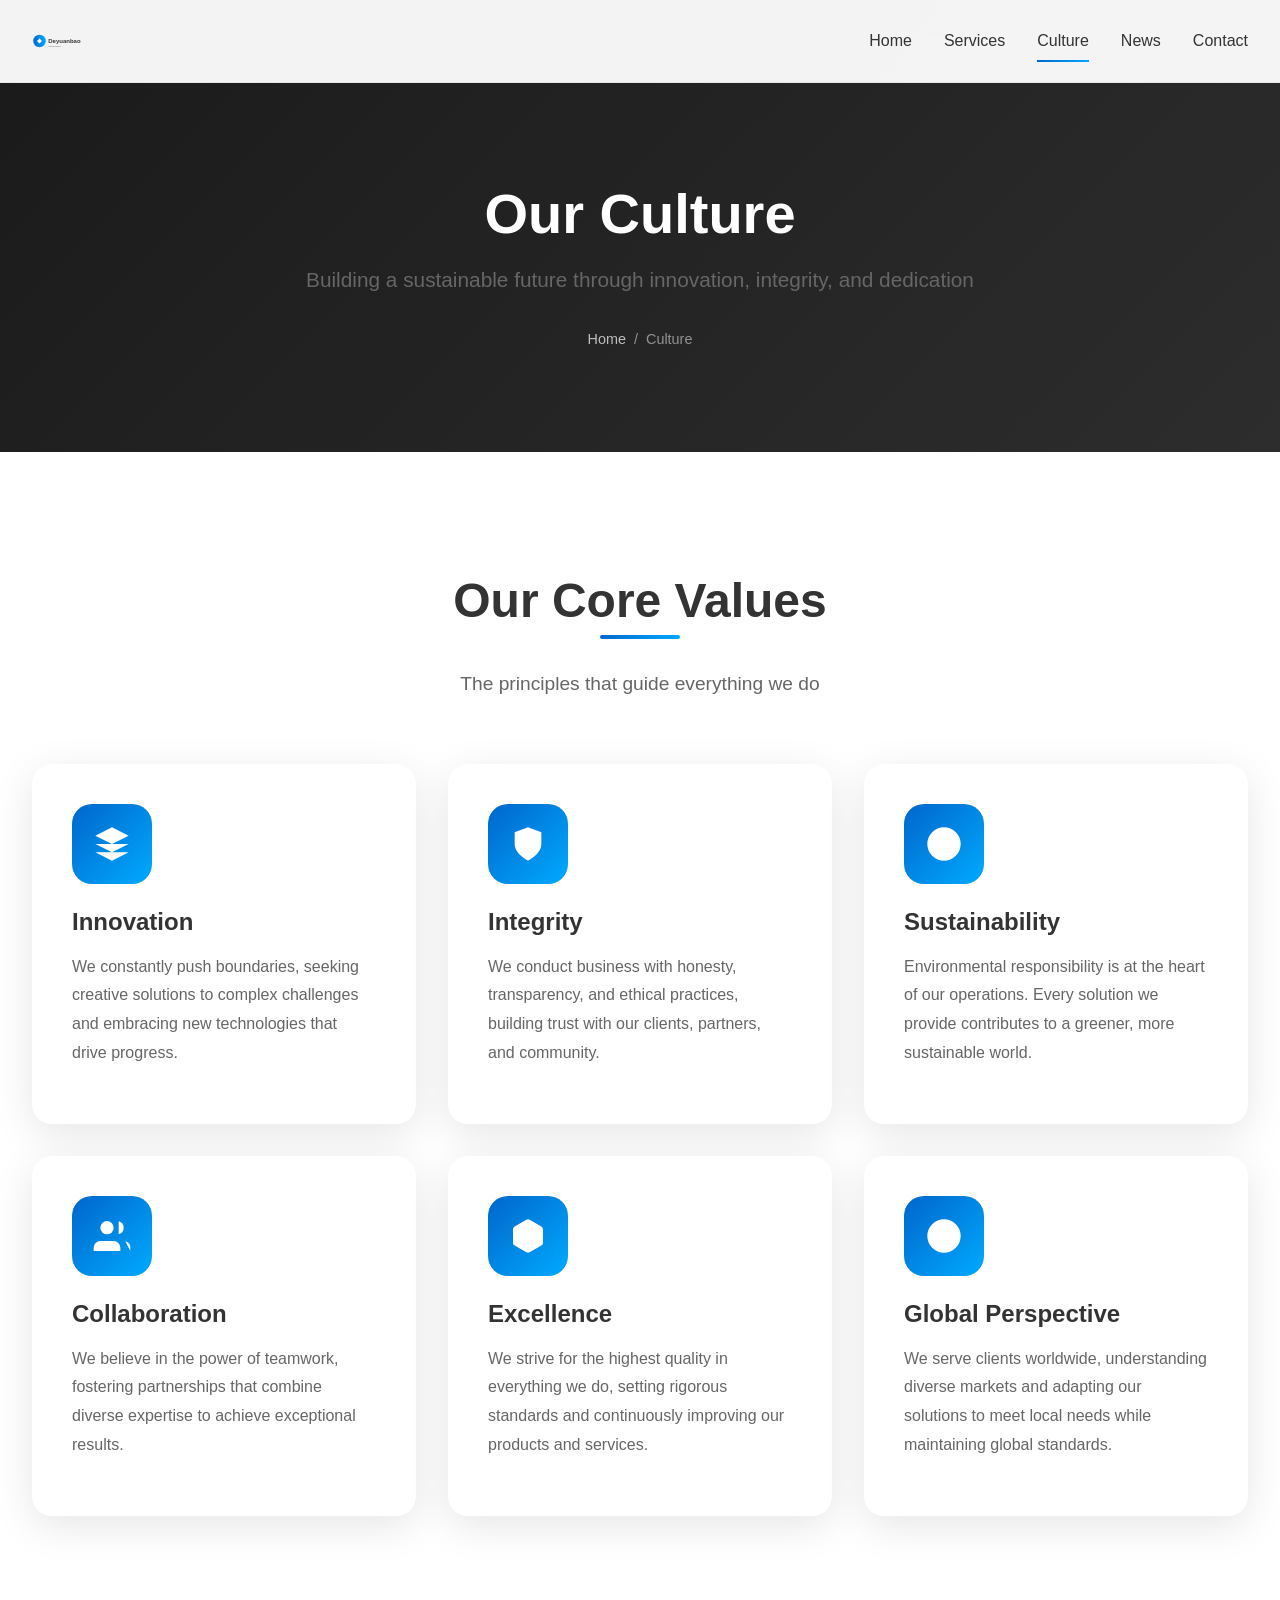
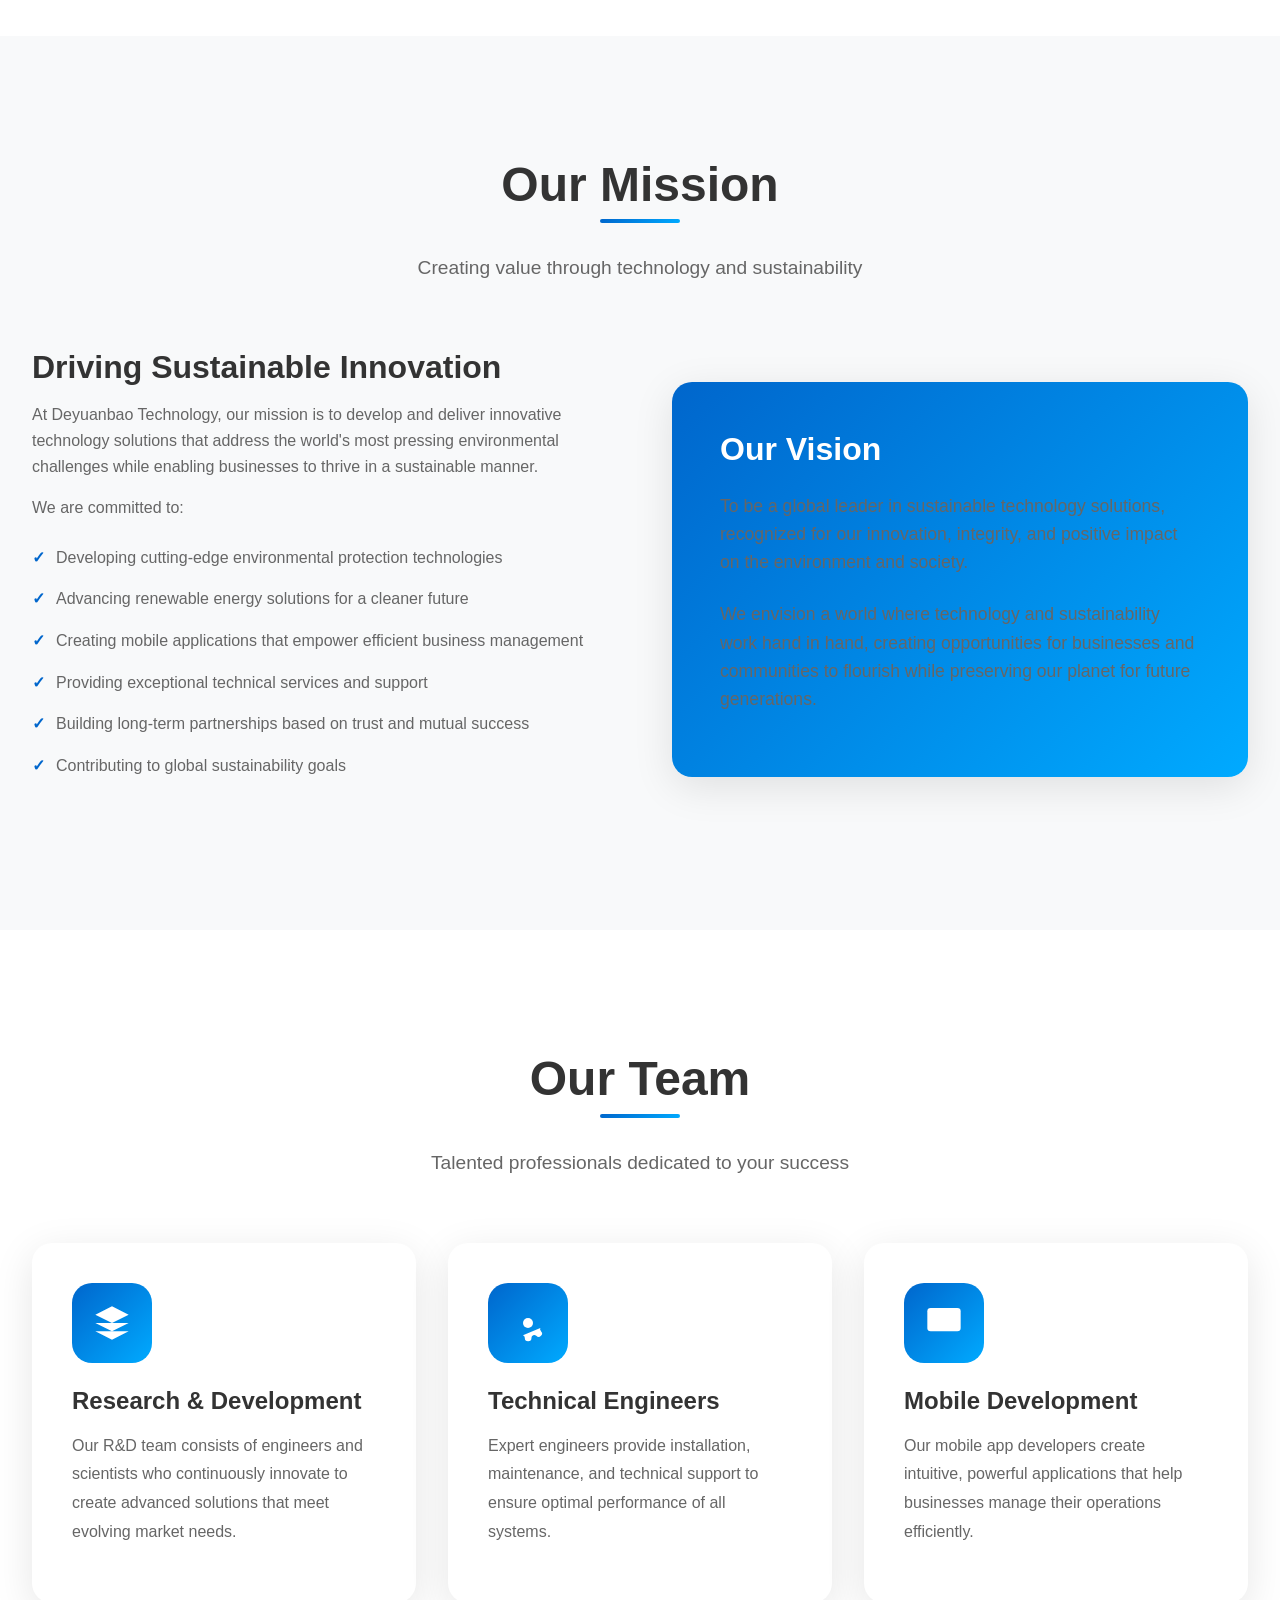
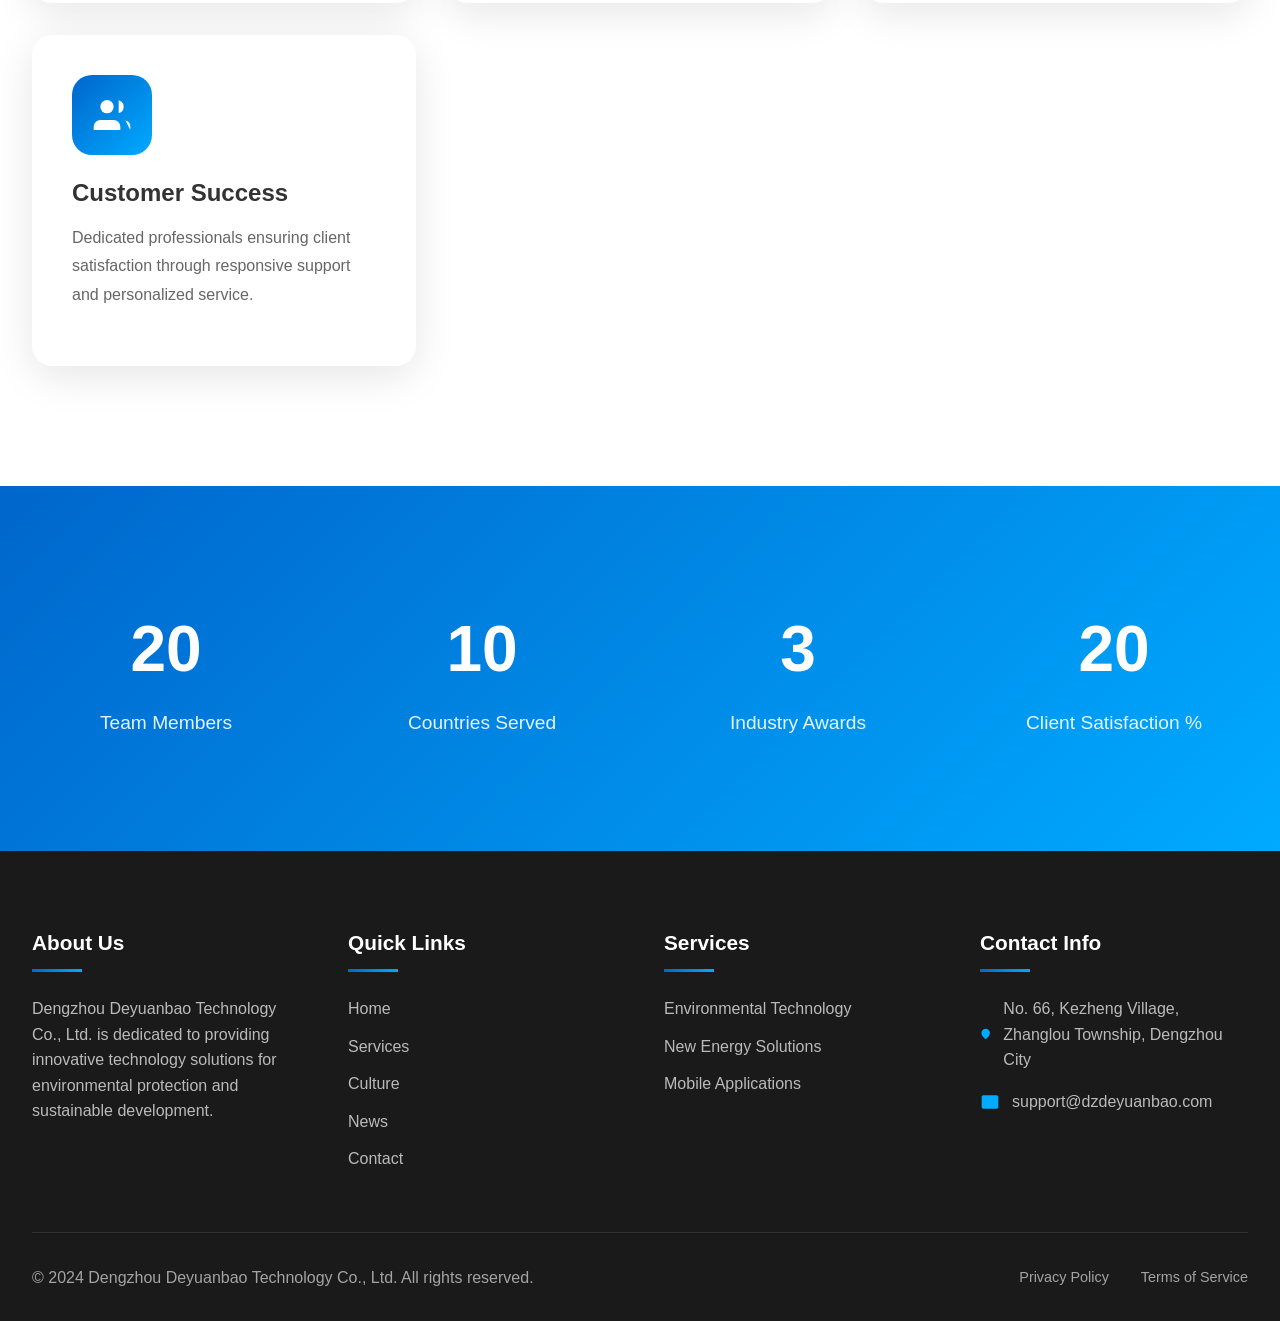
<file: culture.html>
<!DOCTYPE html>
<html lang="en">
<head>
    <meta charset="UTF-8">
    <meta name="viewport" content="width=device-width, initial-scale=1.0">
    <meta name="description" content="Deyuanbao Technology Company Culture - Learn about our values, mission, team, and commitment to sustainability and innovation.">
    <meta name="keywords" content="Deyuanbao Culture, Company Values, Team, Sustainability, Innovation, Corporate Culture">
    <meta name="author" content="Dengzhou Deyuanbao Technology Co., Ltd.">
    <meta name="robots" content="index, follow">
    <title>Our Culture - Deyuanbao Technology</title>
    <link rel="canonical" href="https://dzdeyuanbao.com/culture.html">
    <link rel="stylesheet" href="css/styles.css">
</head>
<body>
    <header class="header">
        <div class="header-container">
            <a href="index.html" class="logo">
                <svg width="50" height="50" viewBox="0 0 200 60">
                    <defs>
                        <linearGradient id="logoGradientCulture" x1="0%" y1="0%" x2="100%" y2="0%">
                            <stop offset="0%" style="stop-color:#0066CC"/>
                            <stop offset="100%" style="stop-color:#00AAFF"/>
                        </linearGradient>
                    </defs>
                    <circle cx="30" cy="30" r="25" fill="url(#logoGradientCulture)"/>
                    <path d="M20 30 L30 20 L40 30 L30 40 Z" fill="#FFFFFF"/>
                    <text x="65" y="38" font-family="Arial, sans-serif" font-size="24" font-weight="bold" fill="#333333">Deyuanbao</text>
                    <text x="65" y="52" font-family="Arial, sans-serif" font-size="10" fill="#666666">Technology</text>
                </svg>
            </a>
            <nav class="nav">
                <a href="index.html" class="nav-link">Home</a>
                <a href="services.html" class="nav-link">Services</a>
                <a href="culture.html" class="nav-link active">Culture</a>
                <a href="news.html" class="nav-link">News</a>
                <a href="contact.html" class="nav-link">Contact</a>
            </nav>
            <div class="mobile-menu-btn"><span></span><span></span><span></span></div>
        </div>
    </header>

    <section class="page-header">
        <div class="container">
            <h1 class="page-title animate-on-scroll">Our Culture</h1>
            <p class="page-subtitle animate-on-scroll">Building a sustainable future through innovation, integrity, and dedication</p>
            <div class="breadcrumb animate-on-scroll">
                <a href="index.html">Home</a>
                <span>/</span>
                <span>Culture</span>
            </div>
        </div>
    </section>

    <section class="section">
        <div class="container">
            <div class="section-header animate-on-scroll">
                <h2 class="section-title">Our Core Values</h2>
                <p class="section-subtitle">The principles that guide everything we do</p>
            </div>
            <div class="features-grid">
                <div class="feature-card animate-on-scroll">
                    <div class="feature-icon">
                        <svg viewBox="0 0 24 24"><path d="M12 2L2 7l10 5 10-5-10-5zM2 17l10 5 10-5M2 12l10 5 10-5"/></svg>
                    </div>
                    <h4 class="feature-title">Innovation</h4>
                    <p class="feature-description">We constantly push boundaries, seeking creative solutions to complex challenges and embracing new technologies that drive progress.</p>
                </div>
                <div class="feature-card animate-on-scroll">
                    <div class="feature-icon">
                        <svg viewBox="0 0 24 24"><path d="M12 22s8-4 8-10V5l-8-3-8 3v7c0 6 8 10 8 10z"/></svg>
                    </div>
                    <h4 class="feature-title">Integrity</h4>
                    <p class="feature-description">We conduct business with honesty, transparency, and ethical practices, building trust with our clients, partners, and community.</p>
                </div>
                <div class="feature-card animate-on-scroll">
                    <div class="feature-icon">
                        <svg viewBox="0 0 24 24"><circle cx="12" cy="12" r="10"/><path d="M12 6v6l4 2"/></svg>
                    </div>
                    <h4 class="feature-title">Sustainability</h4>
                    <p class="feature-description">Environmental responsibility is at the heart of our operations. Every solution we provide contributes to a greener, more sustainable world.</p>
                </div>
                <div class="feature-card animate-on-scroll">
                    <div class="feature-icon">
                        <svg viewBox="0 0 24 24"><path d="M17 21v-2a4 4 0 0 0-4-4H5a4 4 0 0 0-4 4v2"/><circle cx="9" cy="7" r="4"/><path d="M23 21v-2a4 4 0 0 0-3-3.87"/><path d="M16 3.13a4 4 0 0 1 0 7.75"/></svg>
                    </div>
                    <h4 class="feature-title">Collaboration</h4>
                    <p class="feature-description">We believe in the power of teamwork, fostering partnerships that combine diverse expertise to achieve exceptional results.</p>
                </div>
                <div class="feature-card animate-on-scroll">
                    <div class="feature-icon">
                        <svg viewBox="0 0 24 24"><path d="M21 16V8a2 2 0 0 0-1-1.73l-7-4a2 2 0 0 0-2 0l-7 4A2 2 0 0 0 3 8v8a2 2 0 0 0 1 1.73l7 4a2 2 0 0 0 2 0l7-4A2 2 0 0 0 21 16z"/></svg>
                    </div>
                    <h4 class="feature-title">Excellence</h4>
                    <p class="feature-description">We strive for the highest quality in everything we do, setting rigorous standards and continuously improving our products and services.</p>
                </div>
                <div class="feature-card animate-on-scroll">
                    <div class="feature-icon">
                        <svg viewBox="0 0 24 24"><circle cx="12" cy="12" r="10"/><line x1="2" y1="12" x2="22" y2="12"/><path d="M12 2a15.3 15.3 0 0 1 4 10 15.3 15.3 0 0 1-4 10 15.3 15.3 0 0 1-4-10 15.3 15.3 0 0 1 4-10z"/></svg>
                    </div>
                    <h4 class="feature-title">Global Perspective</h4>
                    <p class="feature-description">We serve clients worldwide, understanding diverse markets and adapting our solutions to meet local needs while maintaining global standards.</p>
                </div>
            </div>
        </div>
    </section>

    <section class="section section-light">
        <div class="container">
            <div class="section-header animate-on-scroll">
                <h2 class="section-title">Our Mission</h2>
                <p class="section-subtitle">Creating value through technology and sustainability</p>
            </div>
            <div class="grid-2" style="gap: 4rem; align-items: center;">
                <div class="animate-on-scroll">
                    <h3>Driving Sustainable Innovation</h3>
                    <p>At Deyuanbao Technology, our mission is to develop and deliver innovative technology solutions that address the world's most pressing environmental challenges while enabling businesses to thrive in a sustainable manner.</p>
                    <p>We are committed to:</p>
                    <ul class="service-features">
                        <li>Developing cutting-edge environmental protection technologies</li>
                        <li>Advancing renewable energy solutions for a cleaner future</li>
                        <li>Creating mobile applications that empower efficient business management</li>
                        <li>Providing exceptional technical services and support</li>
                        <li>Building long-term partnerships based on trust and mutual success</li>
                        <li>Contributing to global sustainability goals</li>
                    </ul>
                </div>
                <div class="animate-on-scroll">
                    <div class="feature-card" style="background: linear-gradient(135deg, #0066CC 0%, #00AAFF 100%); color: white; padding: 3rem;">
                        <h4 style="font-size: 2rem; margin-bottom: 1.5rem;">Our Vision</h4>
                        <p style="margin-bottom: 1.5rem; font-size: 1.1rem;">To be a global leader in sustainable technology solutions, recognized for our innovation, integrity, and positive impact on the environment and society.</p>
                        <p style="font-size: 1.1rem;">We envision a world where technology and sustainability work hand in hand, creating opportunities for businesses and communities to flourish while preserving our planet for future generations.</p>
                    </div>
                </div>
            </div>
        </div>
    </section>

    <section class="section">
        <div class="container">
            <div class="section-header animate-on-scroll">
                <h2 class="section-title">Our Team</h2>
                <p class="section-subtitle">Talented professionals dedicated to your success</p>
            </div>
            <div class="features-grid">
                <div class="feature-card animate-on-scroll">
                    <div class="feature-icon">
                        <svg viewBox="0 0 24 24"><path d="M12 2L2 7l10 5 10-5-10-5zM2 17l10 5 10-5M2 12l10 5 10-5"/></svg>
                    </div>
                    <h4 class="feature-title">Research & Development</h4>
                    <p class="feature-description">Our R&D team consists of engineers and scientists who continuously innovate to create advanced solutions that meet evolving market needs.</p>
                </div>
                <div class="feature-card animate-on-scroll">
                    <div class="feature-icon">
                        <svg viewBox="0 0 24 24"><circle cx="12" cy="12" r="3"/><path d="M19.4 15a1.65 1.65 0 0 0 .33 1.82l.06.06a2 2 0 0 1 0 2.83 2 2 0 0 1-2.83 0l-.06-.06a1.65 1.65 0 0 0-1.82-.33 1.65 1.65 0 0 0-1 1.51V21a2 2 0 0 1-2 2 2 2 0 0 1-2-2v-.09A1.65 1.65 0 0 0 9 19.4"/></svg>
                    </div>
                    <h4 class="feature-title">Technical Engineers</h4>
                    <p class="feature-description">Expert engineers provide installation, maintenance, and technical support to ensure optimal performance of all systems.</p>
                </div>
                <div class="feature-card animate-on-scroll">
                    <div class="feature-icon">
                        <svg viewBox="0 0 24 24"><rect x="2" y="3" width="20" height="14" rx="2" ry="2"/><line x1="8" y1="21" x2="16" y2="21"/><line x1="12" y1="17" x2="12" y2="21"/></svg>
                    </div>
                    <h4 class="feature-title">Mobile Development</h4>
                    <p class="feature-description">Our mobile app developers create intuitive, powerful applications that help businesses manage their operations efficiently.</p>
                </div>
                <div class="feature-card animate-on-scroll">
                    <div class="feature-icon">
                        <svg viewBox="0 0 24 24"><path d="M17 21v-2a4 4 0 0 0-4-4H5a4 4 0 0 0-4 4v2"/><circle cx="9" cy="7" r="4"/><path d="M23 21v-2a4 4 0 0 0-3-3.87"/><path d="M16 3.13a4 4 0 0 1 0 7.75"/></svg>
                    </div>
                    <h4 class="feature-title">Customer Success</h4>
                    <p class="feature-description">Dedicated professionals ensuring client satisfaction through responsive support and personalized service.</p>
                </div>
            </div>
        </div>
    </section>

    <section class="stats-section">
        <div class="container">
            <div class="stats-grid">
                <div class="stat-item animate-on-scroll">
                    <span class="stat-number" data-target="100">0</span>
                    <span class="stat-label">Team Members</span>
                </div>
                <div class="stat-item animate-on-scroll">
                    <span class="stat-number" data-target="50">0</span>
                    <span class="stat-label">Countries Served</span>
                </div>
                <div class="stat-item animate-on-scroll">
                    <span class="stat-number" data-target="15">0</span>
                    <span class="stat-label">Industry Awards</span>
                </div>
                <div class="stat-item animate-on-scroll">
                    <span class="stat-number" data-target="98">0</span>
                    <span class="stat-label">Client Satisfaction %</span>
                </div>
            </div>
        </div>
    </section>

    <footer class="footer">
        <div class="container">
            <div class="footer-grid">
                <div class="footer-column">
                    <h4>About Us</h4>
                    <p style="color: rgba(255,255,255,0.7); margin-bottom: 1.5rem;">Dengzhou Deyuanbao Technology Co., Ltd. is dedicated to providing innovative technology solutions for environmental protection and sustainable development.</p>
                </div>
                <div class="footer-column">
                    <h4>Quick Links</h4>
                    <ul class="footer-links">
                        <li><a href="index.html">Home</a></li>
                        <li><a href="services.html">Services</a></li>
                        <li><a href="culture.html">Culture</a></li>
                        <li><a href="news.html">News</a></li>
                        <li><a href="contact.html">Contact</a></li>
                    </ul>
                </div>
                <div class="footer-column">
                    <h4>Services</h4>
                    <ul class="footer-links">
                        <li><a href="services.html">Environmental Technology</a></li>
                        <li><a href="services.html">New Energy Solutions</a></li>
                        <li><a href="services.html">Mobile Applications</a></li>
                    </ul>
                </div>
                <div class="footer-column">
                    <h4>Contact Info</h4>
                    <div class="footer-contact">
                        <p><svg viewBox="0 0 24 24"><path d="M21 10c0 7-9 13-9 13s-9-6-9-13a9 9 0 0 1 18 0z"/><circle cx="12" cy="10" r="3"/></svg>No. 66, Kezheng Village, Zhanglou Township, Dengzhou City</p>
                        <p><svg viewBox="0 0 24 24"><path d="M4 4h16c1.1 0 2 .9 2 2v12c0 1.1-.9 2-2 2H4c-1.1 0-2-.9-2-2V6c0-1.1.9-2 2-2z"/><polyline points="22,6 12,13 2,6"/></svg>support@dzdeyuanbao.com</p>
                    </div>
                </div>
            </div>
            <div class="footer-bottom">
                <p>&copy; 2024 Dengzhou Deyuanbao Technology Co., Ltd. All rights reserved.</p>
                <div class="footer-legal">
                    <a href="privacy.html">Privacy Policy</a>
                    <a href="terms.html">Terms of Service</a>
                </div>
            </div>
        </div>
    </footer>
    <script src="js/main.js"></script>
</body>
</html>
</file>
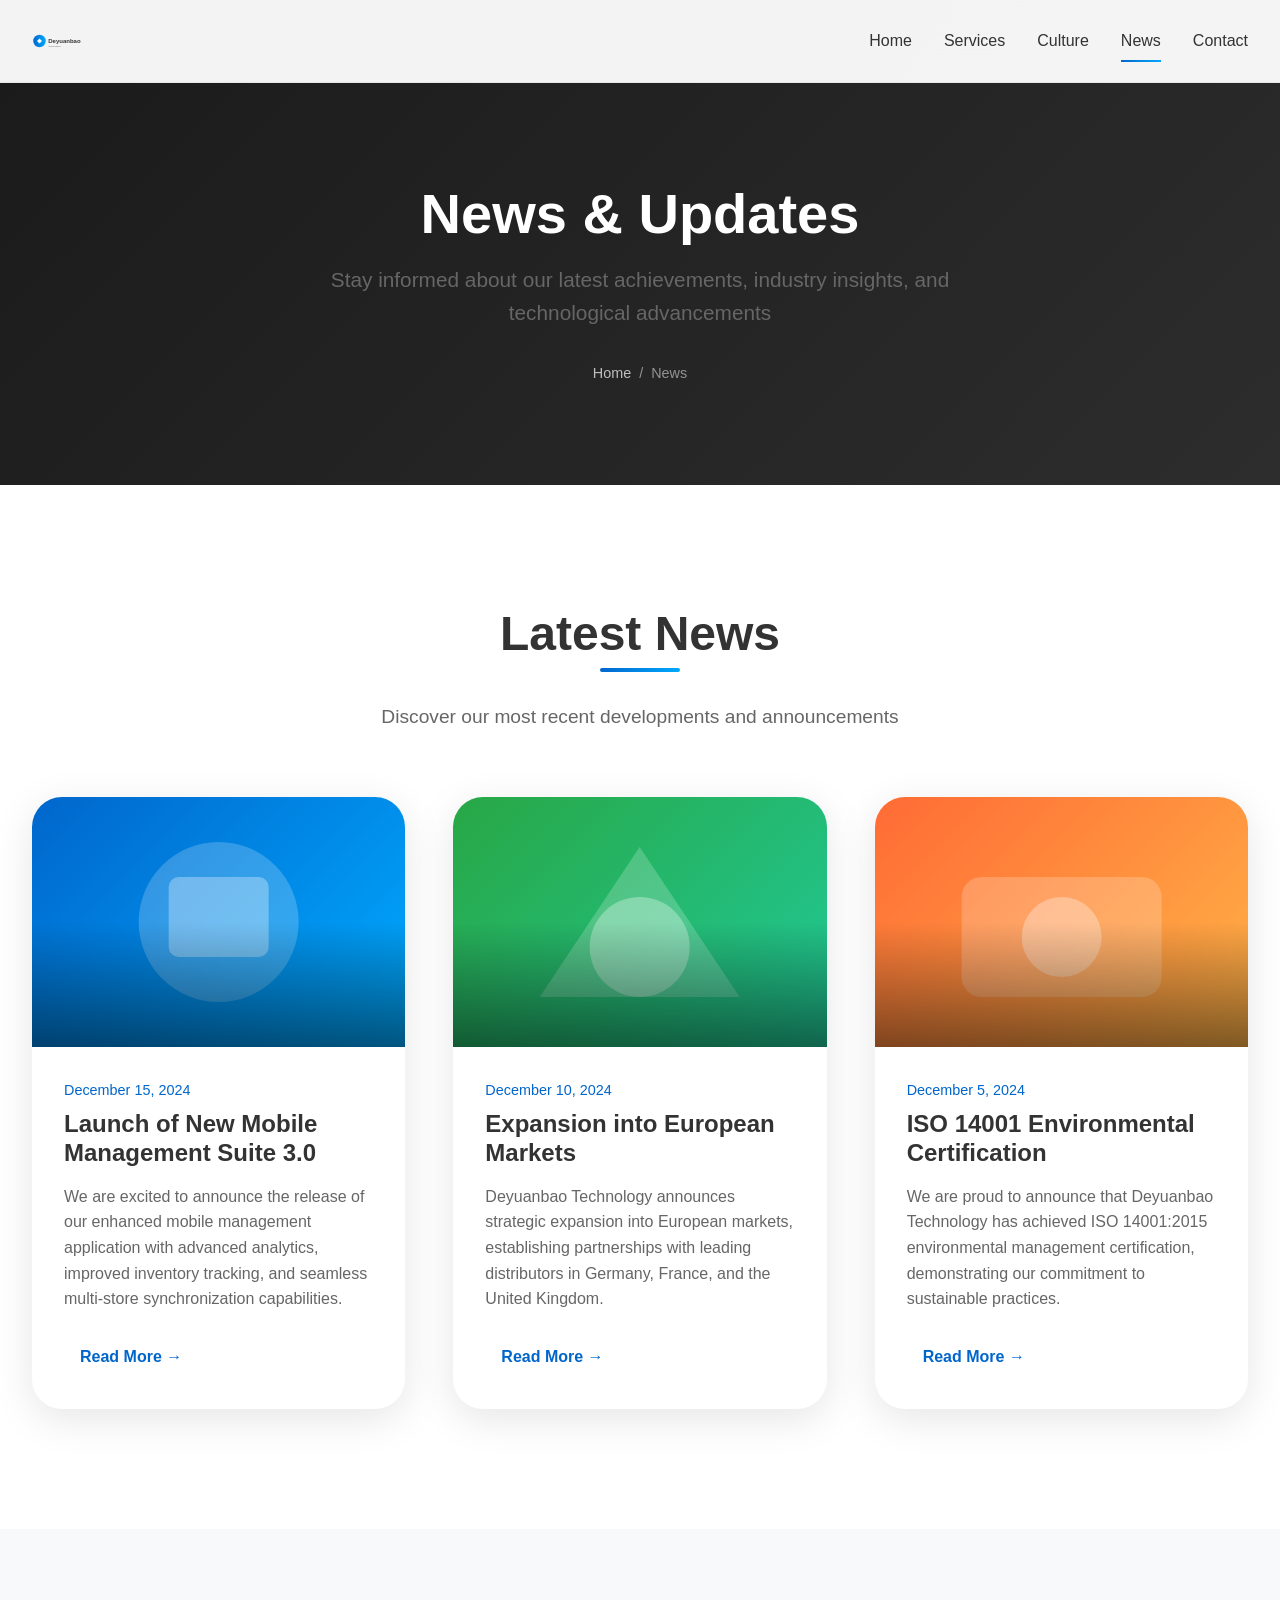
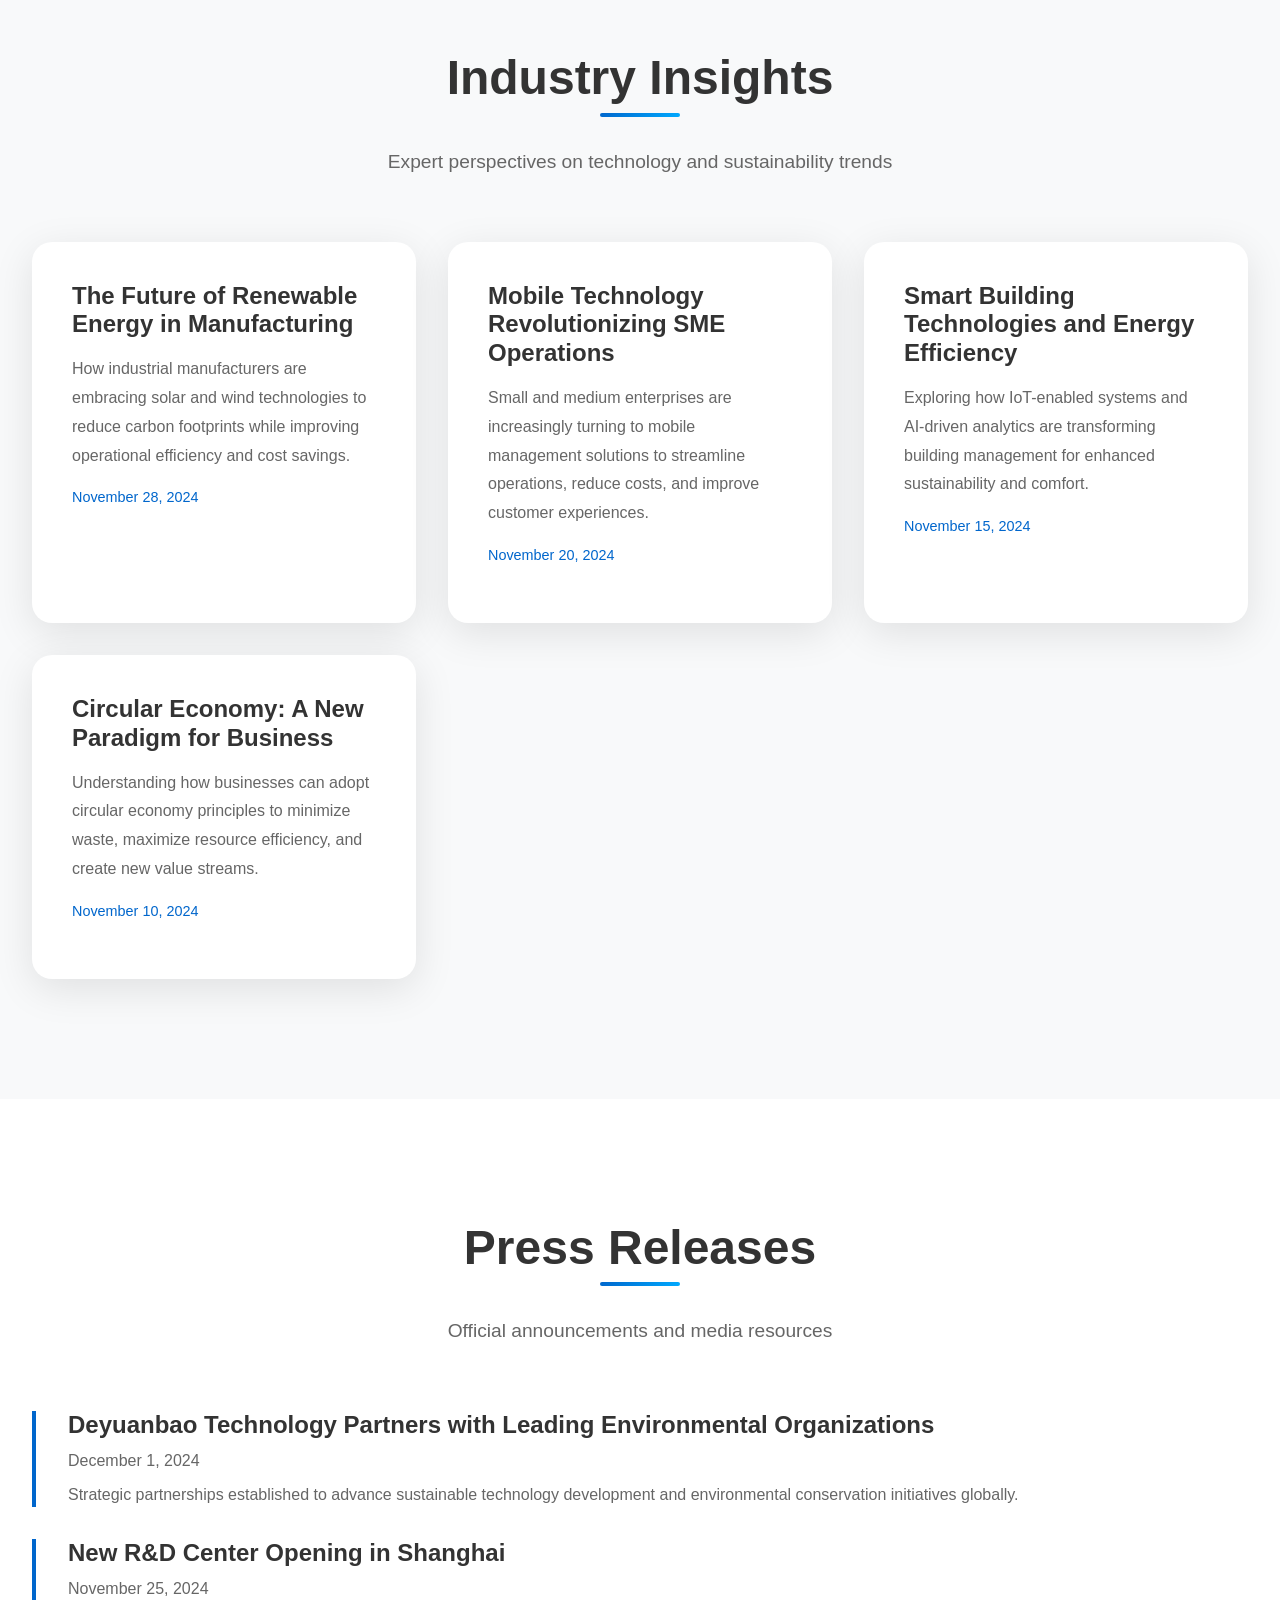
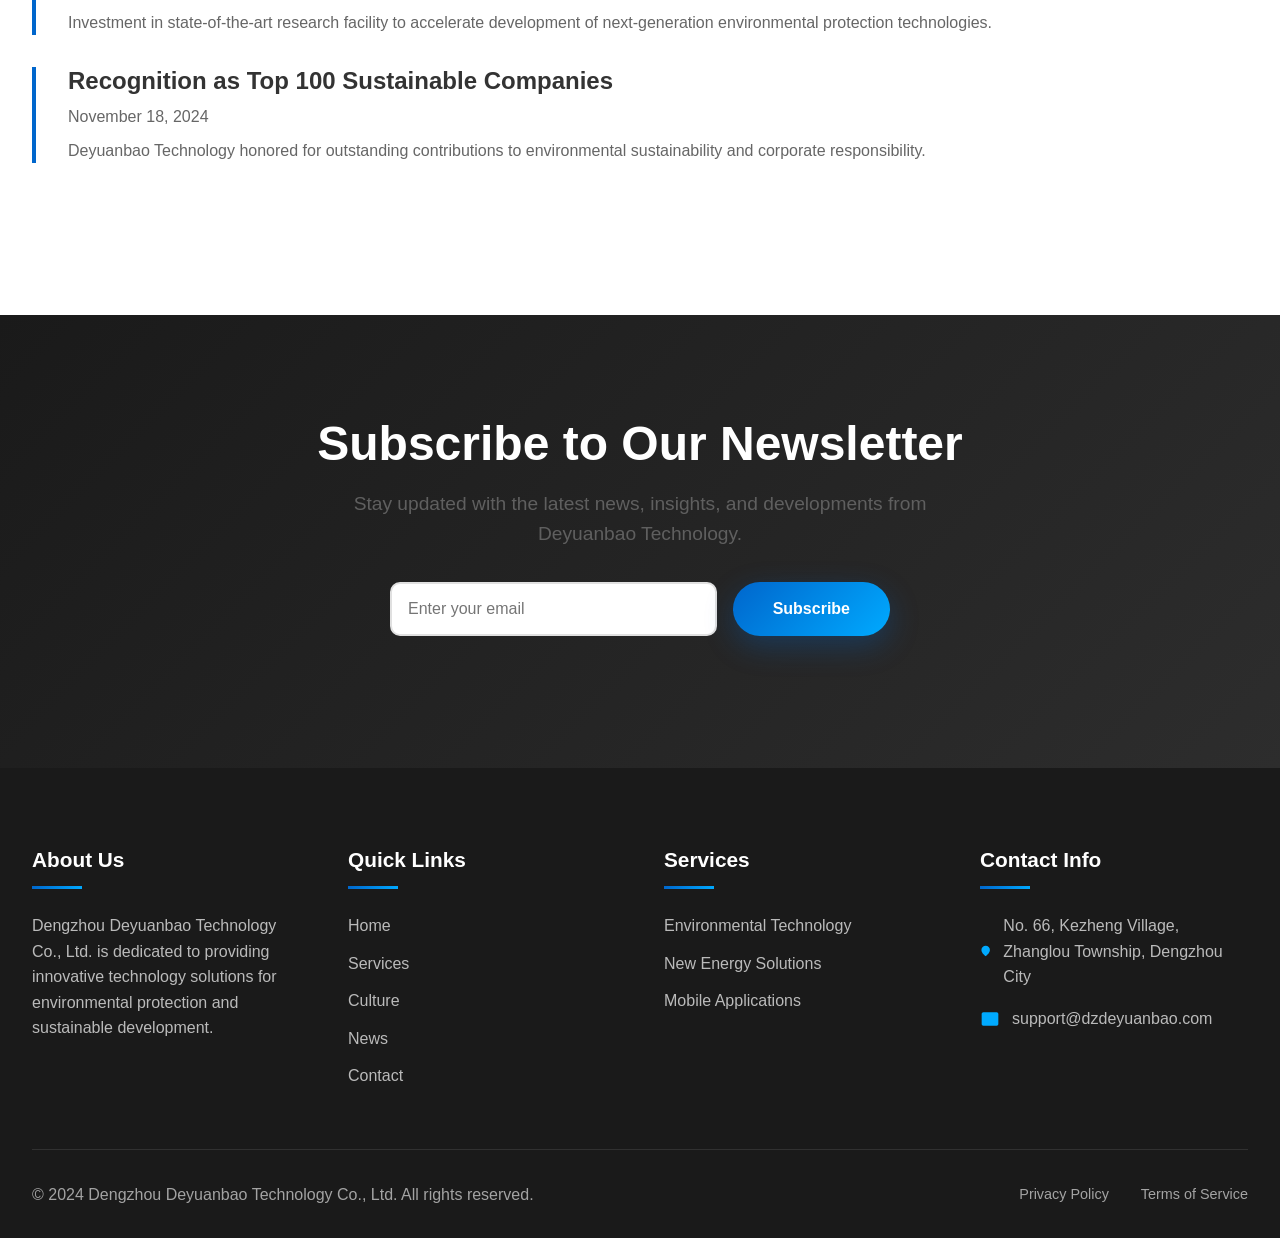
<file: news.html>
<!DOCTYPE html>
<html lang="en">
<head>
    <meta charset="UTF-8">
    <meta name="viewport" content="width=device-width, initial-scale=1.0">
    <meta name="description" content="Deyuanbao Technology News - Stay updated with the latest company news, industry updates, and technological innovations.">
    <meta name="keywords" content="Deyuanbao News, Company Updates, Industry News, Technology Innovations, Sustainability News">
    <meta name="author" content="Dengzhou Deyuanbao Technology Co., Ltd.">
    <meta name="robots" content="index, follow">
    <title>News & Updates - Deyuanbao Technology</title>
    <link rel="canonical" href="https://dzdeyuanbao.com/news.html">
    <link rel="stylesheet" href="css/styles.css">
</head>
<body>
    <header class="header">
        <div class="header-container">
            <a href="index.html" class="logo">
                <svg width="50" height="50" viewBox="0 0 200 60">
                    <defs>
                        <linearGradient id="logoGradientNews" x1="0%" y1="0%" x2="100%" y2="0%">
                            <stop offset="0%" style="stop-color:#0066CC"/>
                            <stop offset="100%" style="stop-color:#00AAFF"/>
                        </linearGradient>
                    </defs>
                    <circle cx="30" cy="30" r="25" fill="url(#logoGradientNews)"/>
                    <path d="M20 30 L30 20 L40 30 L30 40 Z" fill="#FFFFFF"/>
                    <text x="65" y="38" font-family="Arial, sans-serif" font-size="24" font-weight="bold" fill="#333333">Deyuanbao</text>
                    <text x="65" y="52" font-family="Arial, sans-serif" font-size="10" fill="#666666">Technology</text>
                </svg>
            </a>
            <nav class="nav">
                <a href="index.html" class="nav-link">Home</a>
                <a href="services.html" class="nav-link">Services</a>
                <a href="culture.html" class="nav-link">Culture</a>
                <a href="news.html" class="nav-link active">News</a>
                <a href="contact.html" class="nav-link">Contact</a>
            </nav>
            <div class="mobile-menu-btn"><span></span><span></span><span></span></div>
        </div>
    </header>

    <section class="page-header">
        <div class="container">
            <h1 class="page-title animate-on-scroll">News & Updates</h1>
            <p class="page-subtitle animate-on-scroll">Stay informed about our latest achievements, industry insights, and technological advancements</p>
            <div class="breadcrumb animate-on-scroll">
                <a href="index.html">Home</a>
                <span>/</span>
                <span>News</span>
            </div>
        </div>
    </section>

    <section class="section">
        <div class="container">
            <div class="section-header animate-on-scroll">
                <h2 class="section-title">Latest News</h2>
                <p class="section-subtitle">Discover our most recent developments and announcements</p>
            </div>
            <div class="services-grid">
                <div class="service-card animate-on-scroll">
                    <div class="service-image" style="background: linear-gradient(135deg, #0066CC 0%, #00AAFF 100%);">
                        <svg width="100%" height="100%" viewBox="0 0 400 250" preserveAspectRatio="xMidYMid slice">
                            <circle cx="200" cy="125" r="80" fill="rgba(255,255,255,0.2)"/>
                            <rect x="150" y="80" width="100" height="80" rx="10" fill="rgba(255,255,255,0.3)"/>
                        </svg>
                    </div>
                    <div class="service-content">
                        <span style="font-size: 0.9rem; color: var(--primary-color); margin-bottom: 0.5rem; display: block;">December 15, 2024</span>
                        <h3 class="service-title">Launch of New Mobile Management Suite 3.0</h3>
                        <p class="service-description">We are excited to announce the release of our enhanced mobile management application with advanced analytics, improved inventory tracking, and seamless multi-store synchronization capabilities.</p>
                        <a href="#" class="btn btn-text">Read More →</a>
                    </div>
                </div>
                <div class="service-card animate-on-scroll">
                    <div class="service-image" style="background: linear-gradient(135deg, #28a745 0%, #20c997 100%);">
                        <svg width="100%" height="100%" viewBox="0 0 400 250" preserveAspectRatio="xMidYMid slice">
                            <path d="M100 200 L200 50 L300 200 Z" fill="rgba(255,255,255,0.2)"/>
                            <circle cx="200" cy="150" r="50" fill="rgba(255,255,255,0.3)"/>
                        </svg>
                    </div>
                    <div class="service-content">
                        <span style="font-size: 0.9rem; color: var(--primary-color); margin-bottom: 0.5rem; display: block;">December 10, 2024</span>
                        <h3 class="service-title">Expansion into European Markets</h3>
                        <p class="service-description">Deyuanbao Technology announces strategic expansion into European markets, establishing partnerships with leading distributors in Germany, France, and the United Kingdom.</p>
                        <a href="#" class="btn btn-text">Read More →</a>
                    </div>
                </div>
                <div class="service-card animate-on-scroll">
                    <div class="service-image" style="background: linear-gradient(135deg, #FF6B35 0%, #FFB347 100%);">
                        <svg width="100%" height="100%" viewBox="0 0 400 250" preserveAspectRatio="xMidYMid slice">
                            <rect x="100" y="80" width="200" height="120" rx="20" fill="rgba(255,255,255,0.2)"/>
                            <circle cx="200" cy="140" r="40" fill="rgba(255,255,255,0.3)"/>
                        </svg>
                    </div>
                    <div class="service-content">
                        <span style="font-size: 0.9rem; color: var(--primary-color); margin-bottom: 0.5rem; display: block;">December 5, 2024</span>
                        <h3 class="service-title">ISO 14001 Environmental Certification</h3>
                        <p class="service-description">We are proud to announce that Deyuanbao Technology has achieved ISO 14001:2015 environmental management certification, demonstrating our commitment to sustainable practices.</p>
                        <a href="#" class="btn btn-text">Read More →</a>
                    </div>
                </div>
            </div>
        </div>
    </section>

    <section class="section section-light">
        <div class="container">
            <div class="section-header animate-on-scroll">
                <h2 class="section-title">Industry Insights</h2>
                <p class="section-subtitle">Expert perspectives on technology and sustainability trends</p>
            </div>
            <div class="features-grid">
                <div class="feature-card animate-on-scroll">
                    <h4 class="feature-title">The Future of Renewable Energy in Manufacturing</h4>
                    <p class="feature-description">How industrial manufacturers are embracing solar and wind technologies to reduce carbon footprints while improving operational efficiency and cost savings.</p>
                    <p style="font-size: 0.9rem; color: var(--primary-color); margin-top: 1rem;">November 28, 2024</p>
                </div>
                <div class="feature-card animate-on-scroll">
                    <h4 class="feature-title">Mobile Technology Revolutionizing SME Operations</h4>
                    <p class="feature-description">Small and medium enterprises are increasingly turning to mobile management solutions to streamline operations, reduce costs, and improve customer experiences.</p>
                    <p style="font-size: 0.9rem; color: var(--primary-color); margin-top: 1rem;">November 20, 2024</p>
                </div>
                <div class="feature-card animate-on-scroll">
                    <h4 class="feature-title">Smart Building Technologies and Energy Efficiency</h4>
                    <p class="feature-description">Exploring how IoT-enabled systems and AI-driven analytics are transforming building management for enhanced sustainability and comfort.</p>
                    <p style="font-size: 0.9rem; color: var(--primary-color); margin-top: 1rem;">November 15, 2024</p>
                </div>
                <div class="feature-card animate-on-scroll">
                    <h4 class="feature-title">Circular Economy: A New Paradigm for Business</h4>
                    <p class="feature-description">Understanding how businesses can adopt circular economy principles to minimize waste, maximize resource efficiency, and create new value streams.</p>
                    <p style="font-size: 0.9rem; color: var(--primary-color); margin-top: 1rem;">November 10, 2024</p>
                </div>
            </div>
        </div>
    </section>

    <section class="section">
        <div class="container">
            <div class="section-header animate-on-scroll">
                <h2 class="section-title">Press Releases</h2>
                <p class="section-subtitle">Official announcements and media resources</p>
            </div>
            <div class="animate-on-scroll">
                <div style="border-left: 4px solid var(--primary-color); padding-left: 2rem; margin-bottom: 2rem;">
                    <h4 style="margin-bottom: 0.5rem;">Deyuanbao Technology Partners with Leading Environmental Organizations</h4>
                    <p style="color: var(--text-light); margin-bottom: 0.5rem;">December 1, 2024</p>
                    <p>Strategic partnerships established to advance sustainable technology development and environmental conservation initiatives globally.</p>
                </div>
                <div style="border-left: 4px solid var(--primary-color); padding-left: 2rem; margin-bottom: 2rem;">
                    <h4 style="margin-bottom: 0.5rem;">New R&D Center Opening in Shanghai</h4>
                    <p style="color: var(--text-light); margin-bottom: 0.5rem;">November 25, 2024</p>
                    <p>Investment in state-of-the-art research facility to accelerate development of next-generation environmental protection technologies.</p>
                </div>
                <div style="border-left: 4px solid var(--primary-color); padding-left: 2rem; margin-bottom: 2rem;">
                    <h4 style="margin-bottom: 0.5rem;">Recognition as Top 100 Sustainable Companies</h4>
                    <p style="color: var(--text-light); margin-bottom: 0.5rem;">November 18, 2024</p>
                    <p>Deyuanbao Technology honored for outstanding contributions to environmental sustainability and corporate responsibility.</p>
                </div>
            </div>
        </div>
    </section>

    <section class="cta-section">
        <div class="container">
            <div class="cta-content animate-on-scroll">
                <h2 class="cta-title">Subscribe to Our Newsletter</h2>
                <p class="cta-description">Stay updated with the latest news, insights, and developments from Deyuanbao Technology.</p>
                <form class="newsletter-form" style="max-width: 500px; margin: 2rem auto;">
                    <div style="display: flex; gap: 1rem; flex-wrap: wrap;">
                        <input type="email" placeholder="Enter your email" required class="form-input" style="flex: 1;">
                        <button type="submit" class="btn btn-primary">Subscribe</button>
                    </div>
                </form>
            </div>
        </div>
    </section>

    <footer class="footer">
        <div class="container">
            <div class="footer-grid">
                <div class="footer-column">
                    <h4>About Us</h4>
                    <p style="color: rgba(255,255,255,0.7); margin-bottom: 1.5rem;">Dengzhou Deyuanbao Technology Co., Ltd. is dedicated to providing innovative technology solutions for environmental protection and sustainable development.</p>
                </div>
                <div class="footer-column">
                    <h4>Quick Links</h4>
                    <ul class="footer-links">
                        <li><a href="index.html">Home</a></li>
                        <li><a href="services.html">Services</a></li>
                        <li><a href="culture.html">Culture</a></li>
                        <li><a href="news.html">News</a></li>
                        <li><a href="contact.html">Contact</a></li>
                    </ul>
                </div>
                <div class="footer-column">
                    <h4>Services</h4>
                    <ul class="footer-links">
                        <li><a href="services.html">Environmental Technology</a></li>
                        <li><a href="services.html">New Energy Solutions</a></li>
                        <li><a href="services.html">Mobile Applications</a></li>
                    </ul>
                </div>
                <div class="footer-column">
                    <h4>Contact Info</h4>
                    <div class="footer-contact">
                        <p><svg viewBox="0 0 24 24"><path d="M21 10c0 7-9 13-9 13s-9-6-9-13a9 9 0 0 1 18 0z"/><circle cx="12" cy="10" r="3"/></svg>No. 66, Kezheng Village, Zhanglou Township, Dengzhou City</p>
                        <p><svg viewBox="0 0 24 24"><path d="M4 4h16c1.1 0 2 .9 2 2v12c0 1.1-.9 2-2 2H4c-1.1 0-2-.9-2-2V6c0-1.1.9-2 2-2z"/><polyline points="22,6 12,13 2,6"/></svg>support@dzdeyuanbao.com</p>
                    </div>
                </div>
            </div>
            <div class="footer-bottom">
                <p>&copy; 2024 Dengzhou Deyuanbao Technology Co., Ltd. All rights reserved.</p>
                <div class="footer-legal">
                    <a href="privacy.html">Privacy Policy</a>
                    <a href="terms.html">Terms of Service</a>
                </div>
            </div>
        </div>
    </footer>
    <script src="js/main.js"></script>
</body>
</html>
</file>
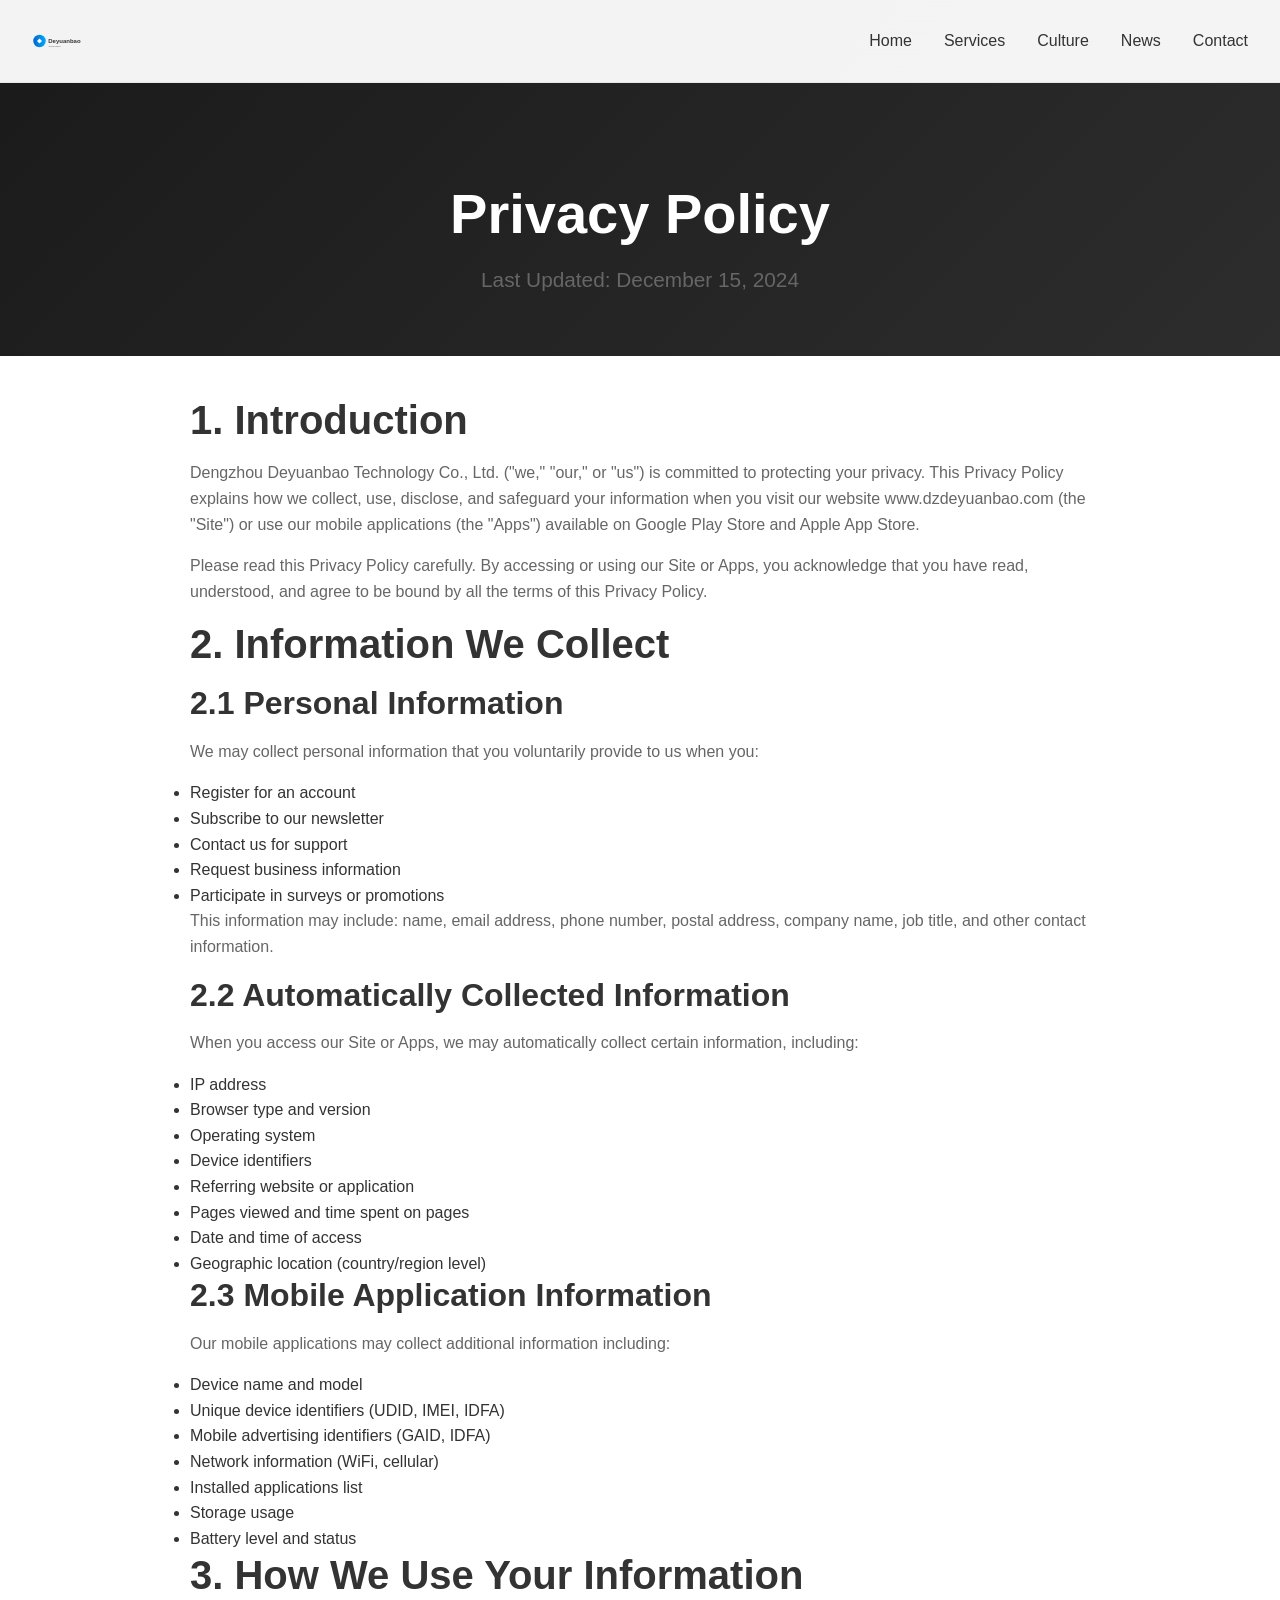
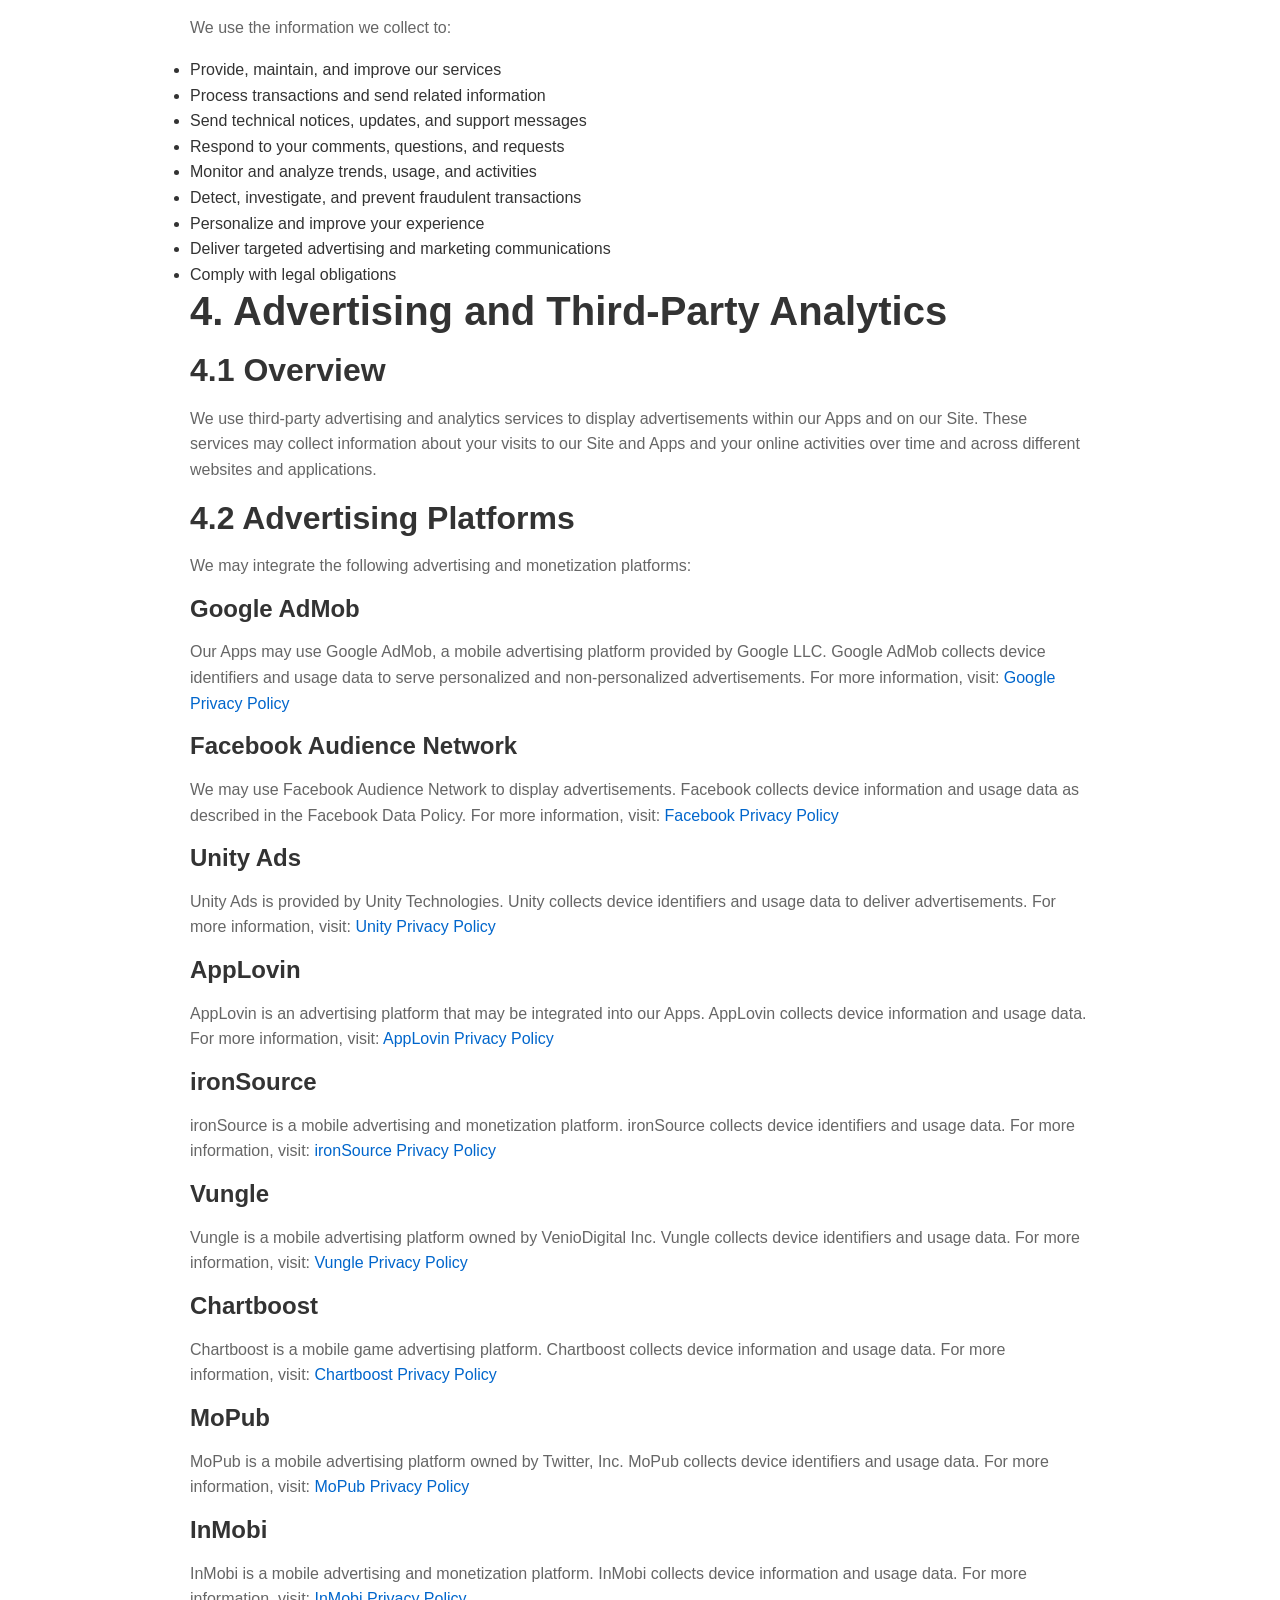
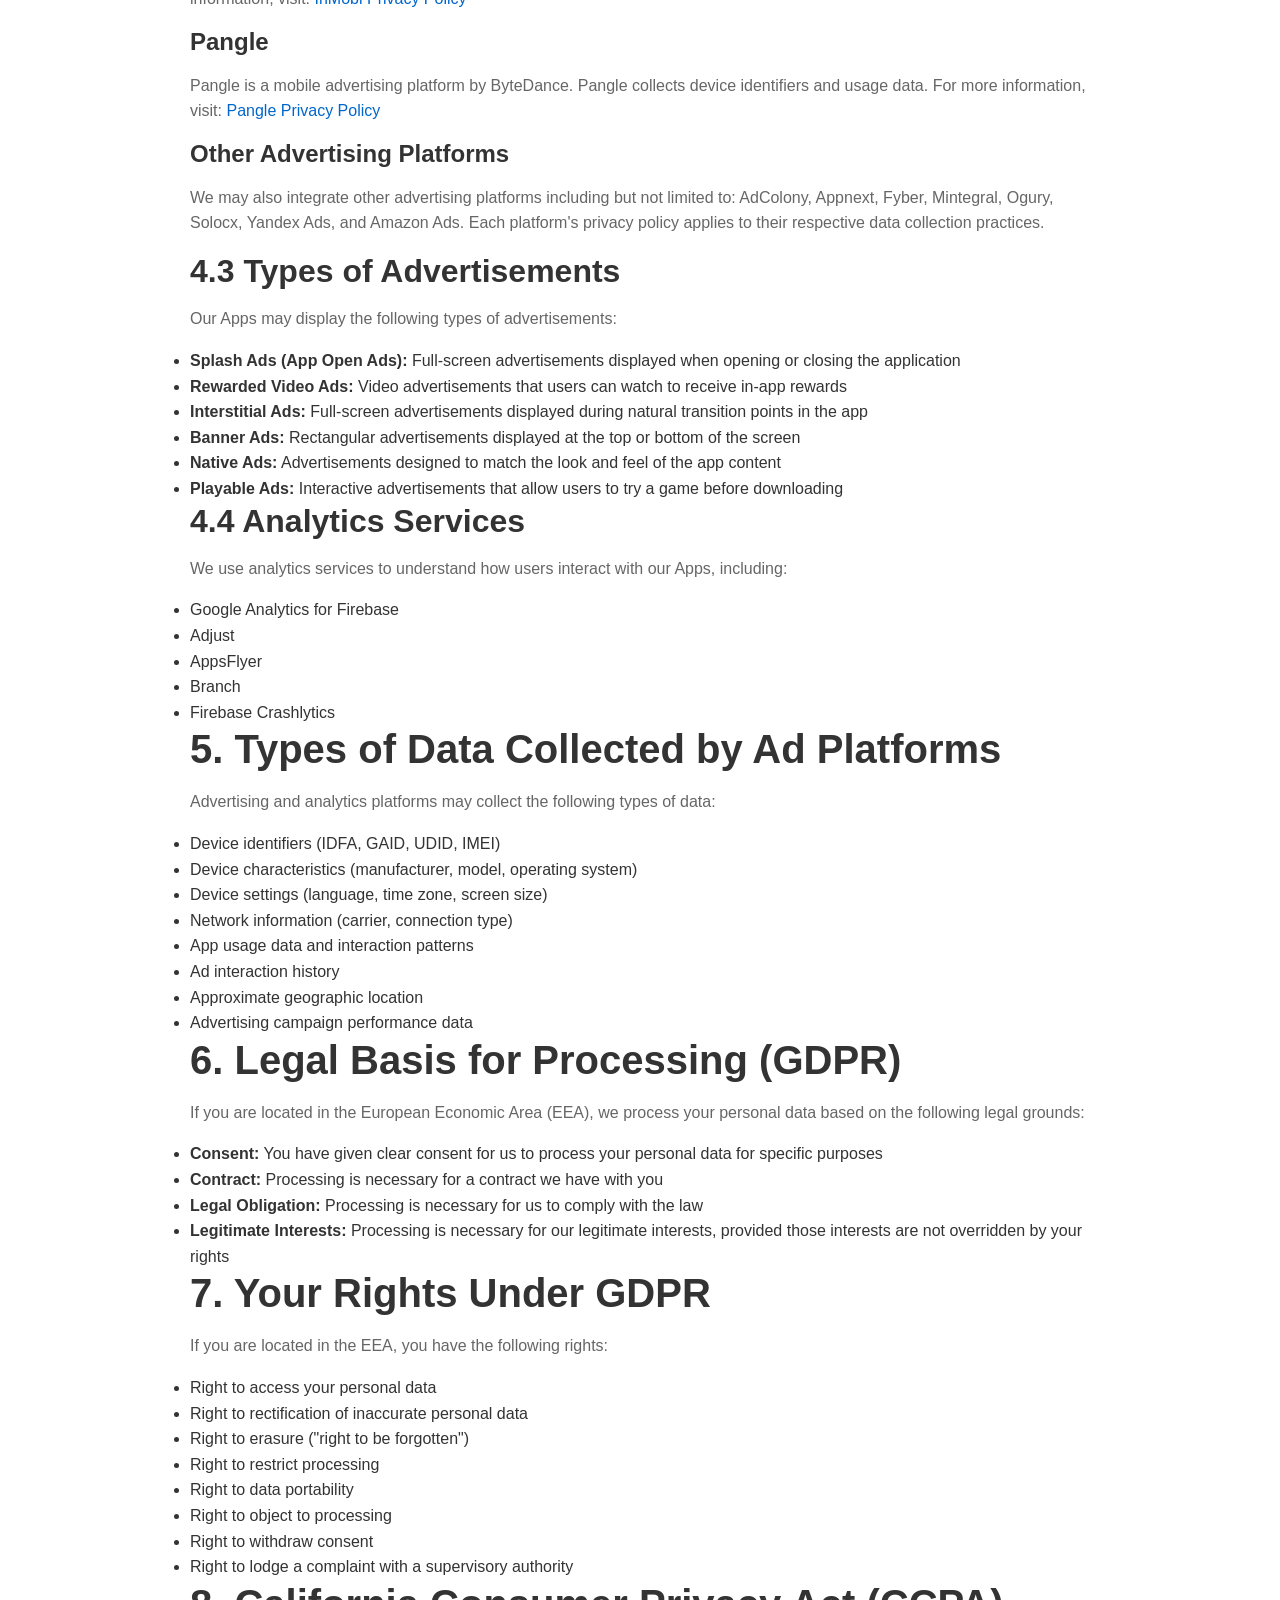
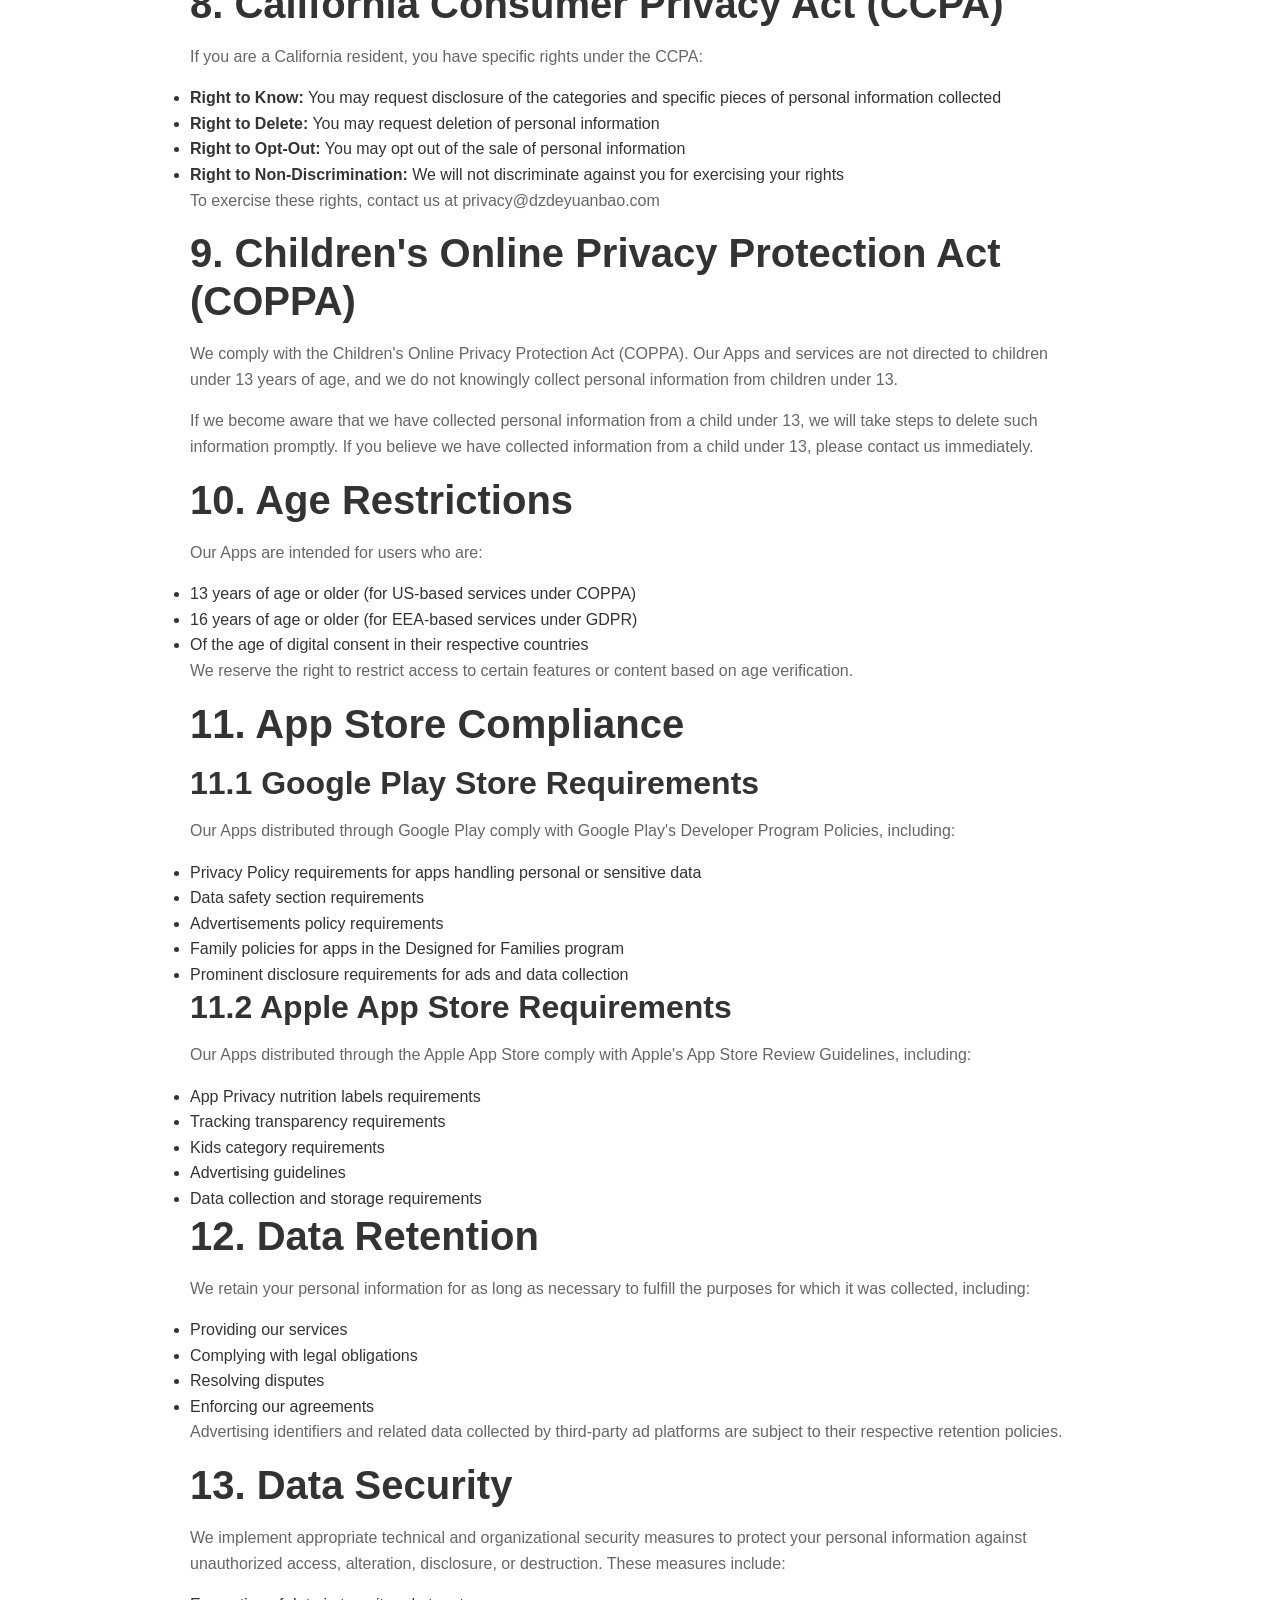
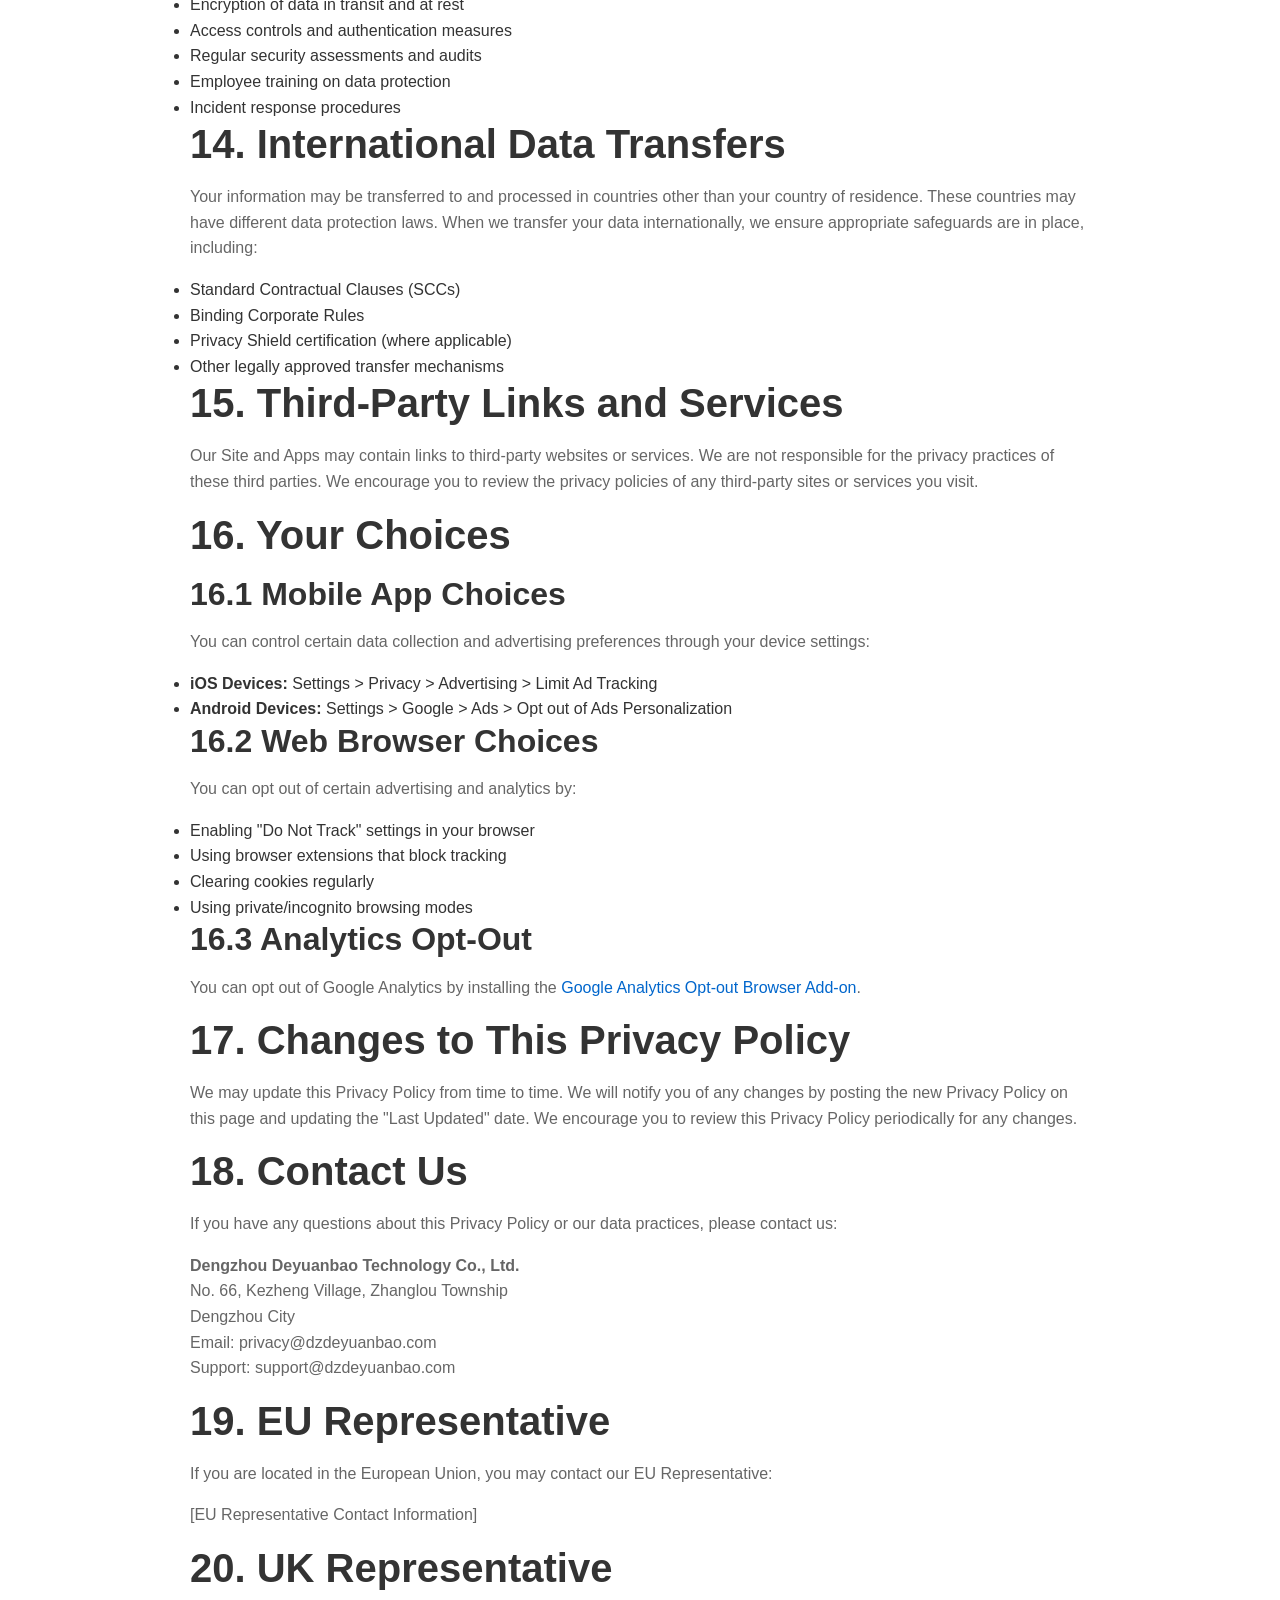
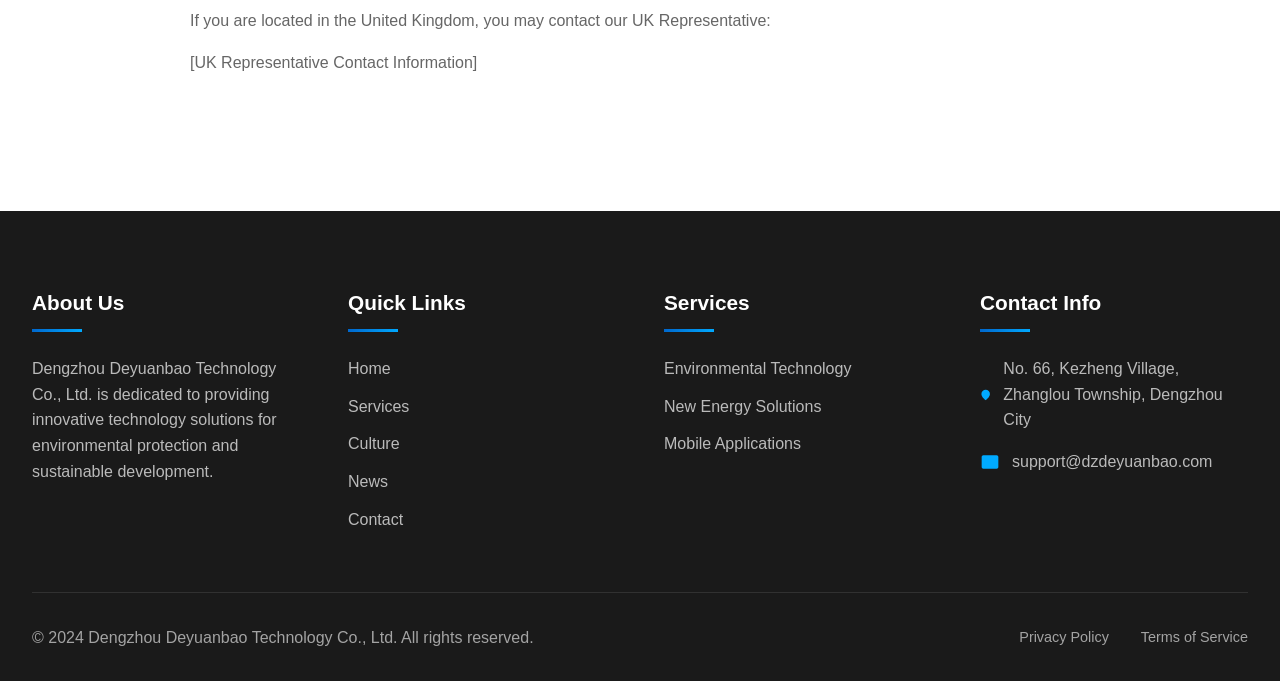
<file: privacy.html>
<!DOCTYPE html>
<html lang="en">
<head>
    <meta charset="UTF-8">
    <meta name="viewport" content="width=device-width, initial-scale=1.0">
    <meta name="description" content="Deyuanbao Technology Privacy Policy - Comprehensive privacy policy covering GDPR, CCPA, COPPA, app store policies, and advertising platform compliance including Google AdMob, Facebook Audience Network, Unity Ads, and more.">
    <meta name="keywords" content="Privacy Policy, GDPR, CCPA, COPPA, Data Protection, Advertising Privacy, Mobile App Privacy">
    <meta name="author" content="Dengzhou Deyuanbao Technology Co., Ltd.">
    <meta name="robots" content="noindex, nofollow">
    <title>Privacy Policy - Deyuanbao Technology</title>
    <link rel="canonical" href="https://dzdeyuanbao.com/privacy.html">
    <link rel="stylesheet" href="css/styles.css">
</head>
<body>
    <header class="header">
        <div class="header-container">
            <a href="index.html" class="logo">
                <svg width="50" height="50" viewBox="0 0 200 60">
                    <defs>
                        <linearGradient id="logoGradientPrivacy" x1="0%" y1="0%" x2="100%" y2="0%">
                            <stop offset="0%" style="stop-color:#0066CC"/>
                            <stop offset="100%" style="stop-color:#00AAFF"/>
                        </linearGradient>
                    </defs>
                    <circle cx="30" cy="30" r="25" fill="url(#logoGradientPrivacy)"/>
                    <path d="M20 30 L30 20 L40 30 L30 40 Z" fill="#FFFFFF"/>
                    <text x="65" y="38" font-family="Arial, sans-serif" font-size="24" font-weight="bold" fill="#333333">Deyuanbao</text>
                    <text x="65" y="52" font-family="Arial, sans-serif" font-size="10" fill="#666666">Technology</text>
                </svg>
            </a>
            <nav class="nav">
                <a href="index.html" class="nav-link">Home</a>
                <a href="services.html" class="nav-link">Services</a>
                <a href="culture.html" class="nav-link">Culture</a>
                <a href="news.html" class="nav-link">News</a>
                <a href="contact.html" class="nav-link">Contact</a>
            </nav>
            <div class="mobile-menu-btn"><span></span><span></span><span></span></div>
        </div>
    </header>

    <section class="page-header" style="padding-bottom: 60px;">
        <div class="container">
            <h1 class="page-title animate-on-scroll">Privacy Policy</h1>
            <p class="page-subtitle animate-on-scroll">Last Updated: December 15, 2024</p>
        </div>
    </section>

    <section class="section" style="padding-top: 40px;">
        <div class="container">
            <div class="animate-on-scroll" style="max-width: 900px; margin: 0 auto;">
                
                <h2>1. Introduction</h2>
                <p>Dengzhou Deyuanbao Technology Co., Ltd. ("we," "our," or "us") is committed to protecting your privacy. This Privacy Policy explains how we collect, use, disclose, and safeguard your information when you visit our website www.dzdeyuanbao.com (the "Site") or use our mobile applications (the "Apps") available on Google Play Store and Apple App Store.</p>
                <p>Please read this Privacy Policy carefully. By accessing or using our Site or Apps, you acknowledge that you have read, understood, and agree to be bound by all the terms of this Privacy Policy.</p>

                <h2>2. Information We Collect</h2>
                
                <h3>2.1 Personal Information</h3>
                <p>We may collect personal information that you voluntarily provide to us when you:</p>
                <ul>
                    <li>Register for an account</li>
                    <li>Subscribe to our newsletter</li>
                    <li>Contact us for support</li>
                    <li>Request business information</li>
                    <li>Participate in surveys or promotions</li>
                </ul>
                <p>This information may include: name, email address, phone number, postal address, company name, job title, and other contact information.</p>

                <h3>2.2 Automatically Collected Information</h3>
                <p>When you access our Site or Apps, we may automatically collect certain information, including:</p>
                <ul>
                    <li>IP address</li>
                    <li>Browser type and version</li>
                    <li>Operating system</li>
                    <li>Device identifiers</li>
                    <li>Referring website or application</li>
                    <li>Pages viewed and time spent on pages</li>
                    <li>Date and time of access</li>
                    <li>Geographic location (country/region level)</li>
                </ul>

                <h3>2.3 Mobile Application Information</h3>
                <p>Our mobile applications may collect additional information including:</p>
                <ul>
                    <li>Device name and model</li>
                    <li>Unique device identifiers (UDID, IMEI, IDFA)</li>
                    <li>Mobile advertising identifiers (GAID, IDFA)</li>
                    <li>Network information (WiFi, cellular)</li>
                    <li>Installed applications list</li>
                    <li>Storage usage</li>
                    <li>Battery level and status</li>
                </ul>

                <h2>3. How We Use Your Information</h2>
                <p>We use the information we collect to:</p>
                <ul>
                    <li>Provide, maintain, and improve our services</li>
                    <li>Process transactions and send related information</li>
                    <li>Send technical notices, updates, and support messages</li>
                    <li>Respond to your comments, questions, and requests</li>
                    <li>Monitor and analyze trends, usage, and activities</li>
                    <li>Detect, investigate, and prevent fraudulent transactions</li>
                    <li>Personalize and improve your experience</li>
                    <li>Deliver targeted advertising and marketing communications</li>
                    <li>Comply with legal obligations</li>
                </ul>

                <h2>4. Advertising and Third-Party Analytics</h2>
                
                <h3>4.1 Overview</h3>
                <p>We use third-party advertising and analytics services to display advertisements within our Apps and on our Site. These services may collect information about your visits to our Site and Apps and your online activities over time and across different websites and applications.</p>

                <h3>4.2 Advertising Platforms</h3>
                <p>We may integrate the following advertising and monetization platforms:</p>
                
                <h4>Google AdMob</h4>
                <p>Our Apps may use Google AdMob, a mobile advertising platform provided by Google LLC. Google AdMob collects device identifiers and usage data to serve personalized and non-personalized advertisements. For more information, visit: <a href="https://policies.google.com/privacy" target="_blank" style="color: var(--primary-color);">Google Privacy Policy</a></p>

                <h4>Facebook Audience Network</h4>
                <p>We may use Facebook Audience Network to display advertisements. Facebook collects device information and usage data as described in the Facebook Data Policy. For more information, visit: <a href="https://www.facebook.com/privacy/policy" target="_blank" style="color: var(--primary-color);">Facebook Privacy Policy</a></p>

                <h4>Unity Ads</h4>
                <p>Unity Ads is provided by Unity Technologies. Unity collects device identifiers and usage data to deliver advertisements. For more information, visit: <a href="https://unity.com/legal/privacy-policy" target="_blank" style="color: var(--primary-color);">Unity Privacy Policy</a></p>

                <h4>AppLovin</h4>
                <p>AppLovin is an advertising platform that may be integrated into our Apps. AppLovin collects device information and usage data. For more information, visit: <a href="https://www.applovin.com/privacy" target="_blank" style="color: var(--primary-color);">AppLovin Privacy Policy</a></p>

                <h4>ironSource</h4>
                <p>ironSource is a mobile advertising and monetization platform. ironSource collects device identifiers and usage data. For more information, visit: <a href="https://www.ironsrc.com/home/ad-services-privacy-policy/" target="_blank" style="color: var(--primary-color);">ironSource Privacy Policy</a></p>

                <h4>Vungle</h4>
                <p>Vungle is a mobile advertising platform owned by VenioDigital Inc. Vungle collects device identifiers and usage data. For more information, visit: <a href="https://www.vungle.com/privacy/" target="_blank" style="color: var(--primary-color);">Vungle Privacy Policy</a></p>

                <h4>Chartboost</h4>
                <p>Chartboost is a mobile game advertising platform. Chartboost collects device information and usage data. For more information, visit: <a href="https://www.chartboost.com/privacy/" target="_blank" style="color: var(--primary-color);">Chartboost Privacy Policy</a></p>

                <h4>MoPub</h4>
                <p>MoPub is a mobile advertising platform owned by Twitter, Inc. MoPub collects device identifiers and usage data. For more information, visit: <a href="https://www.mopub.com/legal/privacy/" target="_blank" style="color: var(--primary-color);">MoPub Privacy Policy</a></p>

                <h4>InMobi</h4>
                <p>InMobi is a mobile advertising and monetization platform. InMobi collects device information and usage data. For more information, visit: <a href="https://www.inmobi.com/privacy-policy/" target="_blank" style="color: var(--primary-color);">InMobi Privacy Policy</a></p>

                <h4>Pangle</h4>
                <p>Pangle is a mobile advertising platform by ByteDance. Pangle collects device identifiers and usage data. For more information, visit: <a href="https://www.pangle.io/privacy" target="_blank" style="color: var(--primary-color);">Pangle Privacy Policy</a></p>

                <h4>Other Advertising Platforms</h4>
                <p>We may also integrate other advertising platforms including but not limited to: AdColony, Appnext, Fyber, Mintegral, Ogury, Solocx, Yandex Ads, and Amazon Ads. Each platform's privacy policy applies to their respective data collection practices.</p>

                <h3>4.3 Types of Advertisements</h3>
                <p>Our Apps may display the following types of advertisements:</p>
                <ul>
                    <li><strong>Splash Ads (App Open Ads):</strong> Full-screen advertisements displayed when opening or closing the application</li>
                    <li><strong>Rewarded Video Ads:</strong> Video advertisements that users can watch to receive in-app rewards</li>
                    <li><strong>Interstitial Ads:</strong> Full-screen advertisements displayed during natural transition points in the app</li>
                    <li><strong>Banner Ads:</strong> Rectangular advertisements displayed at the top or bottom of the screen</li>
                    <li><strong>Native Ads:</strong> Advertisements designed to match the look and feel of the app content</li>
                    <li><strong>Playable Ads:</strong> Interactive advertisements that allow users to try a game before downloading</li>
                </ul>

                <h3>4.4 Analytics Services</h3>
                <p>We use analytics services to understand how users interact with our Apps, including:</p>
                <ul>
                    <li>Google Analytics for Firebase</li>
                    <li>Adjust</li>
                    <li>AppsFlyer</li>
                    <li>Branch</li>
                    <li>Firebase Crashlytics</li>
                </ul>

                <h2>5. Types of Data Collected by Ad Platforms</h2>
                <p>Advertising and analytics platforms may collect the following types of data:</p>
                <ul>
                    <li>Device identifiers (IDFA, GAID, UDID, IMEI)</li>
                    <li>Device characteristics (manufacturer, model, operating system)</li>
                    <li>Device settings (language, time zone, screen size)</li>
                    <li>Network information (carrier, connection type)</li>
                    <li>App usage data and interaction patterns</li>
                    <li>Ad interaction history</li>
                    <li>Approximate geographic location</li>
                    <li>Advertising campaign performance data</li>
                </ul>

                <h2>6. Legal Basis for Processing (GDPR)</h2>
                <p>If you are located in the European Economic Area (EEA), we process your personal data based on the following legal grounds:</p>
                <ul>
                    <li><strong>Consent:</strong> You have given clear consent for us to process your personal data for specific purposes</li>
                    <li><strong>Contract:</strong> Processing is necessary for a contract we have with you</li>
                    <li><strong>Legal Obligation:</strong> Processing is necessary for us to comply with the law</li>
                    <li><strong>Legitimate Interests:</strong> Processing is necessary for our legitimate interests, provided those interests are not overridden by your rights</li>
                </ul>

                <h2>7. Your Rights Under GDPR</h2>
                <p>If you are located in the EEA, you have the following rights:</p>
                <ul>
                    <li>Right to access your personal data</li>
                    <li>Right to rectification of inaccurate personal data</li>
                    <li>Right to erasure ("right to be forgotten")</li>
                    <li>Right to restrict processing</li>
                    <li>Right to data portability</li>
                    <li>Right to object to processing</li>
                    <li>Right to withdraw consent</li>
                    <li>Right to lodge a complaint with a supervisory authority</li>
                </ul>

                <h2>8. California Consumer Privacy Act (CCPA)</h2>
                <p>If you are a California resident, you have specific rights under the CCPA:</p>
                <ul>
                    <li><strong>Right to Know:</strong> You may request disclosure of the categories and specific pieces of personal information collected</li>
                    <li><strong>Right to Delete:</strong> You may request deletion of personal information</li>
                    <li><strong>Right to Opt-Out:</strong> You may opt out of the sale of personal information</li>
                    <li><strong>Right to Non-Discrimination:</strong> We will not discriminate against you for exercising your rights</li>
                </ul>
                <p>To exercise these rights, contact us at privacy@dzdeyuanbao.com</p>

                <h2>9. Children's Online Privacy Protection Act (COPPA)</h2>
                <p>We comply with the Children's Online Privacy Protection Act (COPPA). Our Apps and services are not directed to children under 13 years of age, and we do not knowingly collect personal information from children under 13.</p>
                <p>If we become aware that we have collected personal information from a child under 13, we will take steps to delete such information promptly. If you believe we have collected information from a child under 13, please contact us immediately.</p>

                <h2>10. Age Restrictions</h2>
                <p>Our Apps are intended for users who are:</p>
                <ul>
                    <li>13 years of age or older (for US-based services under COPPA)</li>
                    <li>16 years of age or older (for EEA-based services under GDPR)</li>
                    <li>Of the age of digital consent in their respective countries</li>
                </ul>
                <p>We reserve the right to restrict access to certain features or content based on age verification.</p>

                <h2>11. App Store Compliance</h2>
                
                <h3>11.1 Google Play Store Requirements</h3>
                <p>Our Apps distributed through Google Play comply with Google Play's Developer Program Policies, including:</p>
                <ul>
                    <li>Privacy Policy requirements for apps handling personal or sensitive data</li>
                    <li>Data safety section requirements</li>
                    <li>Advertisements policy requirements</li>
                    <li>Family policies for apps in the Designed for Families program</li>
                    <li>Prominent disclosure requirements for ads and data collection</li>
                </ul>

                <h3>11.2 Apple App Store Requirements</h3>
                <p>Our Apps distributed through the Apple App Store comply with Apple's App Store Review Guidelines, including:</p>
                <ul>
                    <li>App Privacy nutrition labels requirements</li>
                    <li>Tracking transparency requirements</li>
                    <li>Kids category requirements</li>
                    <li>Advertising guidelines</li>
                    <li>Data collection and storage requirements</li>
                </ul>

                <h2>12. Data Retention</h2>
                <p>We retain your personal information for as long as necessary to fulfill the purposes for which it was collected, including:</p>
                <ul>
                    <li>Providing our services</li>
                    <li>Complying with legal obligations</li>
                    <li>Resolving disputes</li>
                    <li>Enforcing our agreements</li>
                </ul>
                <p>Advertising identifiers and related data collected by third-party ad platforms are subject to their respective retention policies.</p>

                <h2>13. Data Security</h2>
                <p>We implement appropriate technical and organizational security measures to protect your personal information against unauthorized access, alteration, disclosure, or destruction. These measures include:</p>
                <ul>
                    <li>Encryption of data in transit and at rest</li>
                    <li>Access controls and authentication measures</li>
                    <li>Regular security assessments and audits</li>
                    <li>Employee training on data protection</li>
                    <li>Incident response procedures</li>
                </ul>

                <h2>14. International Data Transfers</h2>
                <p>Your information may be transferred to and processed in countries other than your country of residence. These countries may have different data protection laws. When we transfer your data internationally, we ensure appropriate safeguards are in place, including:</p>
                <ul>
                    <li>Standard Contractual Clauses (SCCs)</li>
                    <li>Binding Corporate Rules</li>
                    <li>Privacy Shield certification (where applicable)</li>
                    <li>Other legally approved transfer mechanisms</li>
                </ul>

                <h2>15. Third-Party Links and Services</h2>
                <p>Our Site and Apps may contain links to third-party websites or services. We are not responsible for the privacy practices of these third parties. We encourage you to review the privacy policies of any third-party sites or services you visit.</p>

                <h2>16. Your Choices</h2>
                
                <h3>16.1 Mobile App Choices</h3>
                <p>You can control certain data collection and advertising preferences through your device settings:</p>
                <ul>
                    <li><strong>iOS Devices:</strong> Settings > Privacy > Advertising > Limit Ad Tracking</li>
                    <li><strong>Android Devices:</strong> Settings > Google > Ads > Opt out of Ads Personalization</li>
                </ul>

                <h3>16.2 Web Browser Choices</h3>
                <p>You can opt out of certain advertising and analytics by:</p>
                <ul>
                    <li>Enabling "Do Not Track" settings in your browser</li>
                    <li>Using browser extensions that block tracking</li>
                    <li>Clearing cookies regularly</li>
                    <li>Using private/incognito browsing modes</li>
                </ul>

                <h3>16.3 Analytics Opt-Out</h3>
                <p>You can opt out of Google Analytics by installing the <a href="https://tools.google.com/dlpage/gaoptout" target="_blank" style="color: var(--primary-color);">Google Analytics Opt-out Browser Add-on</a>.</p>

                <h2>17. Changes to This Privacy Policy</h2>
                <p>We may update this Privacy Policy from time to time. We will notify you of any changes by posting the new Privacy Policy on this page and updating the "Last Updated" date. We encourage you to review this Privacy Policy periodically for any changes.</p>

                <h2>18. Contact Us</h2>
                <p>If you have any questions about this Privacy Policy or our data practices, please contact us:</p>
                <p><strong>Dengzhou Deyuanbao Technology Co., Ltd.</strong><br>
                No. 66, Kezheng Village, Zhanglou Township<br>
                Dengzhou City<br>
                Email: privacy@dzdeyuanbao.com<br>
                Support: support@dzdeyuanbao.com</p>

                <h2>19. EU Representative</h2>
                <p>If you are located in the European Union, you may contact our EU Representative:</p>
                <p>[EU Representative Contact Information]</p>

                <h2>20. UK Representative</h2>
                <p>If you are located in the United Kingdom, you may contact our UK Representative:</p>
                <p>[UK Representative Contact Information]</p>

            </div>
        </div>
    </section>

    <footer class="footer">
        <div class="container">
            <div class="footer-grid">
                <div class="footer-column">
                    <h4>About Us</h4>
                    <p style="color: rgba(255,255,255,0.7); margin-bottom: 1.5rem;">Dengzhou Deyuanbao Technology Co., Ltd. is dedicated to providing innovative technology solutions for environmental protection and sustainable development.</p>
                </div>
                <div class="footer-column">
                    <h4>Quick Links</h4>
                    <ul class="footer-links">
                        <li><a href="index.html">Home</a></li>
                        <li><a href="services.html">Services</a></li>
                        <li><a href="culture.html">Culture</a></li>
                        <li><a href="news.html">News</a></li>
                        <li><a href="contact.html">Contact</a></li>
                    </ul>
                </div>
                <div class="footer-column">
                    <h4>Services</h4>
                    <ul class="footer-links">
                        <li><a href="services.html">Environmental Technology</a></li>
                        <li><a href="services.html">New Energy Solutions</a></li>
                        <li><a href="services.html">Mobile Applications</a></li>
                    </ul>
                </div>
                <div class="footer-column">
                    <h4>Contact Info</h4>
                    <div class="footer-contact">
                        <p><svg viewBox="0 0 24 24"><path d="M21 10c0 7-9 13-9 13s-9-6-9-13a9 9 0 0 1 18 0z"/><circle cx="12" cy="10" r="3"/></svg>No. 66, Kezheng Village, Zhanglou Township, Dengzhou City</p>
                        <p><svg viewBox="0 0 24 24"><path d="M4 4h16c1.1 0 2 .9 2 2v12c0 1.1-.9 2-2 2H4c-1.1 0-2-.9-2-2V6c0-1.1.9-2 2-2z"/><polyline points="22,6 12,13 2,6"/></svg>support@dzdeyuanbao.com</p>
                    </div>
                </div>
            </div>
            <div class="footer-bottom">
                <p>&copy; 2024 Dengzhou Deyuanbao Technology Co., Ltd. All rights reserved.</p>
                <div class="footer-legal">
                    <a href="privacy.html">Privacy Policy</a>
                    <a href="terms.html">Terms of Service</a>
                </div>
            </div>
        </div>
    </footer>
    <script src="js/main.js"></script>
</body>
</html>
</file>
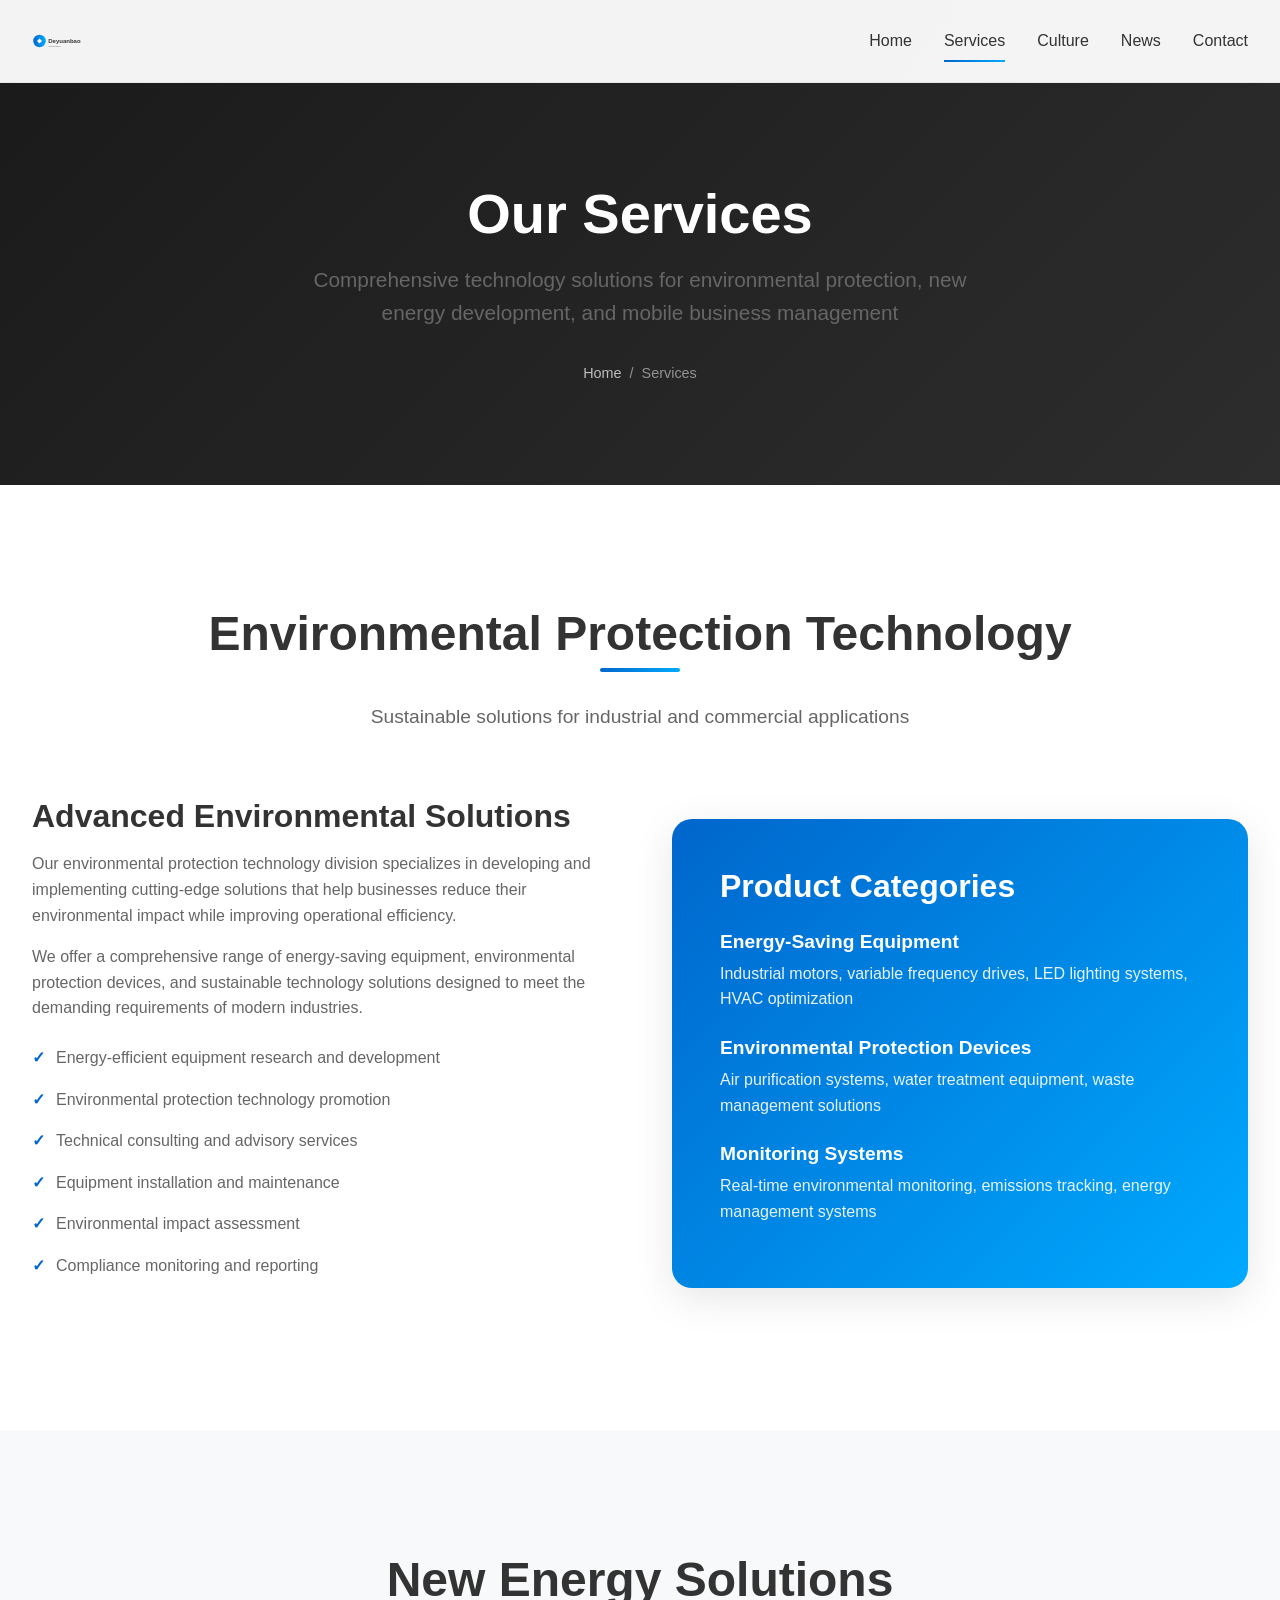
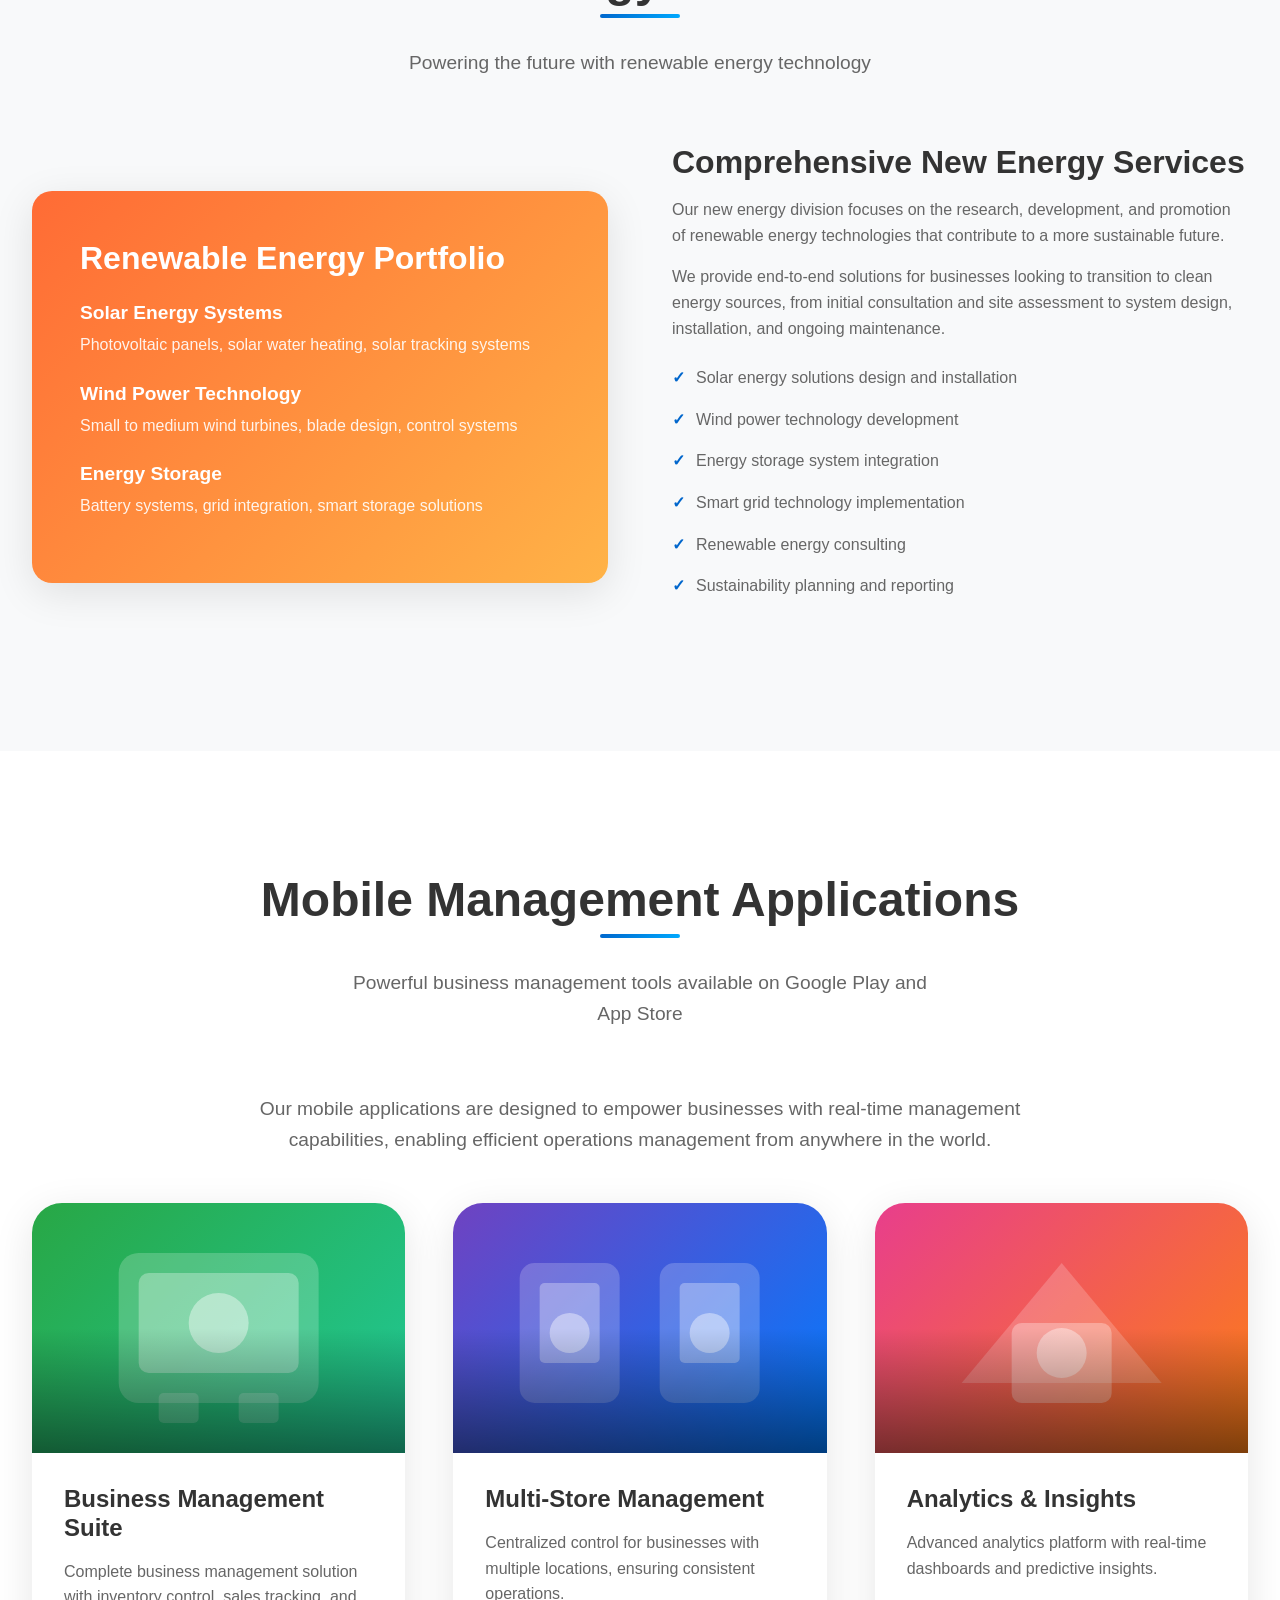
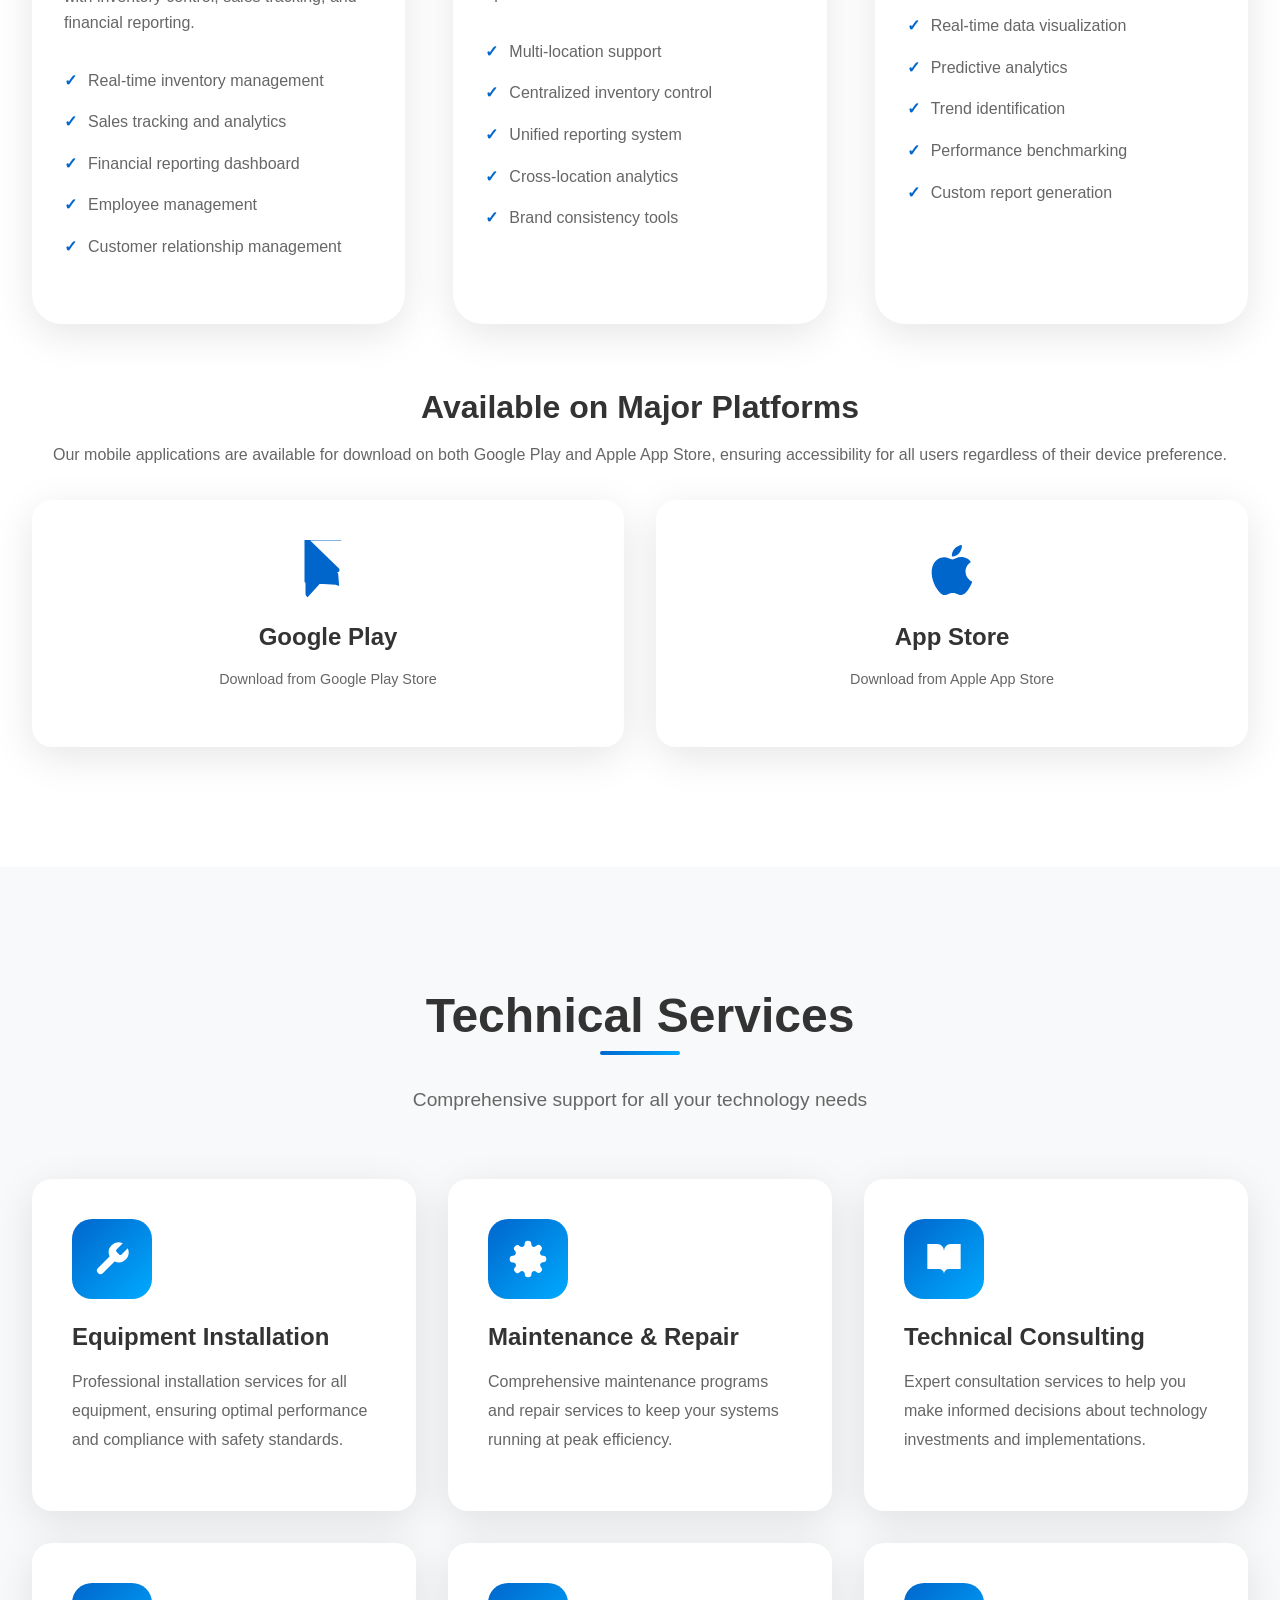
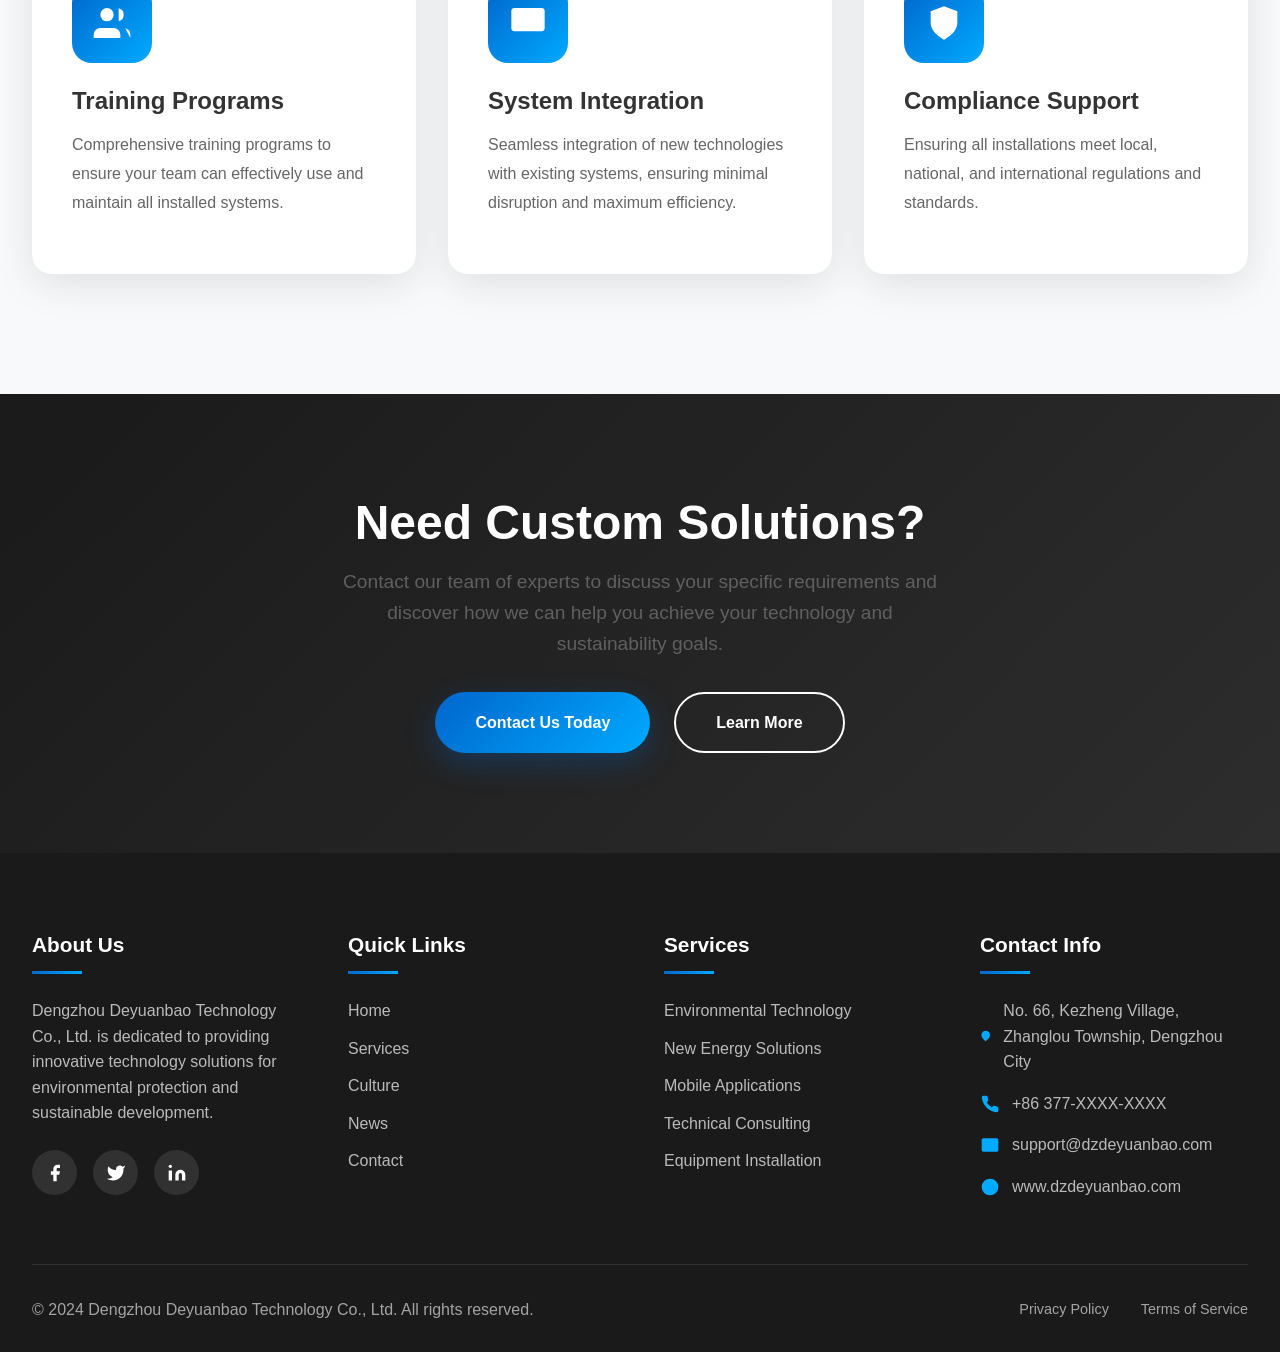
<file: services.html>
<!DOCTYPE html>
<html lang="en">
<head>
    <meta charset="UTF-8">
    <meta name="viewport" content="width=device-width, initial-scale=1.0">
    <meta name="description" content="Deyuanbao Technology Services - Environmental protection technology, new energy solutions, mobile management applications, and comprehensive technical services for global businesses.">
    <meta name="keywords" content="Environmental Technology, New Energy, Mobile Apps, Technical Services, Sustainable Solutions, Deyuanbao">
    <meta name="author" content="Dengzhou Deyuanbao Technology Co., Ltd.">
    <meta name="robots" content="index, follow">
    <title>Our Services - Deyuanbao Technology</title>
    <link rel="canonical" href="https://dzdeyuanbao.com/services.html">
    <link rel="stylesheet" href="css/styles.css">
</head>
<body>
    <!-- Header -->
    <header class="header">
        <div class="header-container">
            <a href="index.html" class="logo">
                <svg width="50" height="50" viewBox="0 0 200 60">
                    <defs>
                        <linearGradient id="logoGradientServices" x1="0%" y1="0%" x2="100%" y2="0%">
                            <stop offset="0%" style="stop-color:#0066CC"/>
                            <stop offset="100%" style="stop-color:#00AAFF"/>
                        </linearGradient>
                    </defs>
                    <circle cx="30" cy="30" r="25" fill="url(#logoGradientServices)"/>
                    <path d="M20 30 L30 20 L40 30 L30 40 Z" fill="#FFFFFF"/>
                    <text x="65" y="38" font-family="Arial, sans-serif" font-size="24" font-weight="bold" fill="#333333">Deyuanbao</text>
                    <text x="65" y="52" font-family="Arial, sans-serif" font-size="10" fill="#666666">Technology</text>
                </svg>
            </a>
            <nav class="nav">
                <a href="index.html" class="nav-link">Home</a>
                <a href="services.html" class="nav-link active">Services</a>
                <a href="culture.html" class="nav-link">Culture</a>
                <a href="news.html" class="nav-link">News</a>
                <a href="contact.html" class="nav-link">Contact</a>
            </nav>
            <div class="mobile-menu-btn">
                <span></span>
                <span></span>
                <span></span>
            </div>
        </div>
    </header>

    <!-- Page Header -->
    <section class="page-header">
        <div class="container">
            <h1 class="page-title animate-on-scroll">Our Services</h1>
            <p class="page-subtitle animate-on-scroll">Comprehensive technology solutions for environmental protection, new energy development, and mobile business management</p>
            <div class="breadcrumb animate-on-scroll">
                <a href="index.html">Home</a>
                <span>/</span>
                <span>Services</span>
            </div>
        </div>
    </section>

    <!-- Environmental Protection Technology -->
    <section class="section">
        <div class="container">
            <div class="section-header animate-on-scroll">
                <h2 class="section-title">Environmental Protection Technology</h2>
                <p class="section-subtitle">Sustainable solutions for industrial and commercial applications</p>
            </div>
            <div class="grid-2" style="gap: 4rem; align-items: center;">
                <div class="animate-on-scroll">
                    <h3>Advanced Environmental Solutions</h3>
                    <p>Our environmental protection technology division specializes in developing and implementing cutting-edge solutions that help businesses reduce their environmental impact while improving operational efficiency.</p>
                    <p>We offer a comprehensive range of energy-saving equipment, environmental protection devices, and sustainable technology solutions designed to meet the demanding requirements of modern industries.</p>
                    <ul class="service-features">
                        <li>Energy-efficient equipment research and development</li>
                        <li>Environmental protection technology promotion</li>
                        <li>Technical consulting and advisory services</li>
                        <li>Equipment installation and maintenance</li>
                        <li>Environmental impact assessment</li>
                        <li>Compliance monitoring and reporting</li>
                    </ul>
                </div>
                <div class="animate-on-scroll">
                    <div class="feature-card" style="background: linear-gradient(135deg, #0066CC 0%, #00AAFF 100%); color: white; padding: 3rem;">
                        <h4 style="font-size: 2rem; margin-bottom: 1.5rem;">Product Categories</h4>
                        <div style="margin-bottom: 1.5rem;">
                            <h5 style="font-size: 1.2rem; margin-bottom: 0.5rem;">Energy-Saving Equipment</h5>
                            <p style="color: rgba(255,255,255,0.9);">Industrial motors, variable frequency drives, LED lighting systems, HVAC optimization</p>
                        </div>
                        <div style="margin-bottom: 1.5rem;">
                            <h5 style="font-size: 1.2rem; margin-bottom: 0.5rem;">Environmental Protection Devices</h5>
                            <p style="color: rgba(255,255,255,0.9);">Air purification systems, water treatment equipment, waste management solutions</p>
                        </div>
                        <div>
                            <h5 style="font-size: 1.2rem; margin-bottom: 0.5rem;">Monitoring Systems</h5>
                            <p style="color: rgba(255,255,255,0.9);">Real-time environmental monitoring, emissions tracking, energy management systems</p>
                        </div>
                    </div>
                </div>
            </div>
        </div>
    </section>

    <!-- New Energy Solutions -->
    <section class="section section-light">
        <div class="container">
            <div class="section-header animate-on-scroll">
                <h2 class="section-title">New Energy Solutions</h2>
                <p class="section-subtitle">Powering the future with renewable energy technology</p>
            </div>
            <div class="grid-2" style="gap: 4rem; align-items: center;">
                <div class="animate-on-scroll">
                    <div class="feature-card" style="background: linear-gradient(135deg, #FF6B35 0%, #FFB347 100%); color: white; padding: 3rem;">
                        <h4 style="font-size: 2rem; margin-bottom: 1.5rem;">Renewable Energy Portfolio</h4>
                        <div style="margin-bottom: 1.5rem;">
                            <h5 style="font-size: 1.2rem; margin-bottom: 0.5rem;">Solar Energy Systems</h5>
                            <p style="color: rgba(255,255,255,0.9);">Photovoltaic panels, solar water heating, solar tracking systems</p>
                        </div>
                        <div style="margin-bottom: 1.5rem;">
                            <h5 style="font-size: 1.2rem; margin-bottom: 0.5rem;">Wind Power Technology</h5>
                            <p style="color: rgba(255,255,255,0.9);">Small to medium wind turbines, blade design, control systems</p>
                        </div>
                        <div>
                            <h5 style="font-size: 1.2rem; margin-bottom: 0.5rem;">Energy Storage</h5>
                            <p style="color: rgba(255,255,255,0.9);">Battery systems, grid integration, smart storage solutions</p>
                        </div>
                    </div>
                </div>
                <div class="animate-on-scroll">
                    <h3>Comprehensive New Energy Services</h3>
                    <p>Our new energy division focuses on the research, development, and promotion of renewable energy technologies that contribute to a more sustainable future.</p>
                    <p>We provide end-to-end solutions for businesses looking to transition to clean energy sources, from initial consultation and site assessment to system design, installation, and ongoing maintenance.</p>
                    <ul class="service-features">
                        <li>Solar energy solutions design and installation</li>
                        <li>Wind power technology development</li>
                        <li>Energy storage system integration</li>
                        <li>Smart grid technology implementation</li>
                        <li>Renewable energy consulting</li>
                        <li>Sustainability planning and reporting</li>
                    </ul>
                </div>
            </div>
        </div>
    </section>

    <!-- Mobile Management Applications -->
    <section class="section">
        <div class="container">
            <div class="section-header animate-on-scroll">
                <h2 class="section-title">Mobile Management Applications</h2>
                <p class="section-subtitle">Powerful business management tools available on Google Play and App Store</p>
            </div>
            <div class="animate-on-scroll">
                <p style="text-align: center; max-width: 800px; margin: 0 auto 3rem; font-size: 1.2rem;">Our mobile applications are designed to empower businesses with real-time management capabilities, enabling efficient operations management from anywhere in the world.</p>
            </div>
            <div class="services-grid">
                <div class="service-card animate-on-scroll">
                    <div class="service-image" style="background: linear-gradient(135deg, #28a745 0%, #20c997 100%);">
                        <svg width="100%" height="100%" viewBox="0 0 400 250" preserveAspectRatio="xMidYMid slice">
                            <rect x="100" y="50" width="200" height="150" rx="20" fill="rgba(255,255,255,0.2)"/>
                            <rect x="120" y="70" width="160" height="100" rx="10" fill="rgba(255,255,255,0.3)"/>
                            <circle cx="200" cy="120" r="30" fill="rgba(255,255,255,0.4)"/>
                            <rect x="140" y="190" width="40" height="30" rx="5" fill="rgba(255,255,255,0.2)"/>
                            <rect x="220" y="190" width="40" height="30" rx="5" fill="rgba(255,255,255,0.2)"/>
                        </svg>
                    </div>
                    <div class="service-content">
                        <h3 class="service-title">Business Management Suite</h3>
                        <p class="service-description">Complete business management solution with inventory control, sales tracking, and financial reporting.</p>
                        <ul class="service-features">
                            <li>Real-time inventory management</li>
                            <li>Sales tracking and analytics</li>
                            <li>Financial reporting dashboard</li>
                            <li>Employee management</li>
                            <li>Customer relationship management</li>
                        </ul>
                    </div>
                </div>
                <div class="service-card animate-on-scroll">
                    <div class="service-image" style="background: linear-gradient(135deg, #6f42c1 0%, #007bff 100%);">
                        <svg width="100%" height="100%" viewBox="0 0 400 250" preserveAspectRatio="xMidYMid slice">
                            <rect x="80" y="60" width="100" height="140" rx="15" fill="rgba(255,255,255,0.2)"/>
                            <rect x="100" y="80" width="60" height="80" rx="5" fill="rgba(255,255,255,0.3)"/>
                            <rect x="220" y="60" width="100" height="140" rx="15" fill="rgba(255,255,255,0.2)"/>
                            <rect x="240" y="80" width="60" height="80" rx="5" fill="rgba(255,255,255,0.3)"/>
                            <circle cx="130" cy="130" r="20" fill="rgba(255,255,255,0.4)"/>
                            <circle cx="270" cy="130" r="20" fill="rgba(255,255,255,0.4)"/>
                        </svg>
                    </div>
                    <div class="service-content">
                        <h3 class="service-title">Multi-Store Management</h3>
                        <p class="service-description">Centralized control for businesses with multiple locations, ensuring consistent operations.</p>
                        <ul class="service-features">
                            <li>Multi-location support</li>
                            <li>Centralized inventory control</li>
                            <li>Unified reporting system</li>
                            <li>Cross-location analytics</li>
                            <li>Brand consistency tools</li>
                        </ul>
                    </div>
                </div>
                <div class="service-card animate-on-scroll">
                    <div class="service-image" style="background: linear-gradient(135deg, #e83e8c 0%, #fd7e14 100%);">
                        <svg width="100%" height="100%" viewBox="0 0 400 250" preserveAspectRatio="xMidYMid slice">
                            <path d="M100 180 L200 60 L300 180 Z" fill="rgba(255,255,255,0.2)"/>
                            <rect x="150" y="120" width="100" height="80" rx="10" fill="rgba(255,255,255,0.3)"/>
                            <circle cx="200" cy="150" r="25" fill="rgba(255,255,255,0.4)"/>
                        </svg>
                    </div>
                    <div class="service-content">
                        <h3 class="service-title">Analytics & Insights</h3>
                        <p class="service-description">Advanced analytics platform with real-time dashboards and predictive insights.</p>
                        <ul class="service-features">
                            <li>Real-time data visualization</li>
                            <li>Predictive analytics</li>
                            <li>Trend identification</li>
                            <li>Performance benchmarking</li>
                            <li>Custom report generation</li>
                        </ul>
                    </div>
                </div>
            </div>
            <div class="animate-on-scroll" style="margin-top: 4rem; text-align: center;">
                <h3>Available on Major Platforms</h3>
                <p style="margin-bottom: 2rem;">Our mobile applications are available for download on both Google Play and Apple App Store, ensuring accessibility for all users regardless of their device preference.</p>
                <div style="display: flex; gap: 2rem; justify-content: center; flex-wrap: wrap;">
                    <div class="feature-card" style="flex: 1; min-width: 250px; text-align: center;">
                        <svg width="60" height="60" viewBox="0 0 24 24" fill="#0066CC">
                            <path d="M3 20.5v-17c0-.59.34-1.11.84-1.35L13.69 12l-9.85 10.85c-.5-.24-.84-.76-.84-1.35zm13.46-2.12l-1.37-.46L3.65 17.21c-.24.08-.51.04-.71-.1-.21-.15-.34-.39-.34-.65v-17c0-.55.45-1 1-1h13.5c.28 0 .5.22.5.5v.5c0 .41-.34.75-.75.75H4.86l11.46 11.1c.19.18.29.42.29.67 0 .26-.11.51-.3.7-.19.18-.44.27-.69.26l.44.45z"/>
                        </svg>
                        <h4 style="margin-top: 1rem;">Google Play</h4>
                        <p style="font-size: 0.9rem;">Download from Google Play Store</p>
                    </div>
                    <div class="feature-card" style="flex: 1; min-width: 250px; text-align: center;">
                        <svg width="60" height="60" viewBox="0 0 24 24" fill="#0066CC">
                            <path d="M18.71 19.5c-.83 1.24-1.71 2.45-3.05 2.47-1.34.03-1.77-.79-3.29-.79-1.53 0-2 .77-3.27.82-1.31.05-2.3-1.32-3.14-2.53C4.25 17 2.94 12.45 4.7 9.39c.87-1.52 2.43-2.48 4.12-2.51 1.28-.02 2.5.87 3.29.87.78 0 2.26-1.07 3.81-.91.65.03 2.47.26 3.64 1.98-.09.06-2.17 1.28-2.15 3.81.03 3.02 2.65 4.03 2.68 4.04-.03.07-.42 1.44-1.38 2.83M13 3.5c.73-.83 1.94-1.46 2.94-1.5.13 1.17-.34 2.35-1.04 3.19-.69.85-1.83 1.51-2.95 1.42-.15-1.15.41-2.35 1.05-3.11z"/>
                        </svg>
                        <h4 style="margin-top: 1rem;">App Store</h4>
                        <p style="font-size: 0.9rem;">Download from Apple App Store</p>
                    </div>
                </div>
            </div>
        </div>
    </section>

    <!-- Technical Services -->
    <section class="section section-light">
        <div class="container">
            <div class="section-header animate-on-scroll">
                <h2 class="section-title">Technical Services</h2>
                <p class="section-subtitle">Comprehensive support for all your technology needs</p>
            </div>
            <div class="features-grid">
                <div class="feature-card animate-on-scroll">
                    <div class="feature-icon">
                        <svg viewBox="0 0 24 24">
                            <path d="M14.7 6.3a1 1 0 0 0 0 1.4l1.6 1.6a1 1 0 0 0 1.4 0l3.77-3.77a6 6 0 0 1-7.94 7.94l-6.91 6.91a2.12 2.12 0 0 1-3-3l6.91-6.91a6 6 0 0 1 7.94-7.94l-3.76 3.76z"/>
                        </svg>
                    </div>
                    <h4 class="feature-title">Equipment Installation</h4>
                    <p class="feature-description">Professional installation services for all equipment, ensuring optimal performance and compliance with safety standards.</p>
                </div>
                <div class="feature-card animate-on-scroll">
                    <div class="feature-icon">
                        <svg viewBox="0 0 24 24">
                            <circle cx="12" cy="12" r="3"/>
                            <path d="M19.4 15a1.65 1.65 0 0 0 .33 1.82l.06.06a2 2 0 0 1 0 2.83 2 2 0 0 1-2.83 0l-.06-.06a1.65 1.65 0 0 0-1.82-.33 1.65 1.65 0 0 0-1 1.51V21a2 2 0 0 1-2 2 2 2 0 0 1-2-2v-.09A1.65 1.65 0 0 0 9 19.4a1.65 1.65 0 0 0-1.82.33l-.06.06a2 2 0 0 1-2.83 0 2 2 0 0 1 0-2.83l.06-.06a1.65 1.65 0 0 0 .33-1.82 1.65 1.65 0 0 0-1.51-1H3a2 2 0 0 1-2-2 2 2 0 0 1 2-2h.09A1.65 1.65 0 0 0 4.6 9a1.65 1.65 0 0 0-.33-1.82l-.06-.06a2 2 0 0 1 0-2.83 2 2 0 0 1 2.83 0l.06.06a1.65 1.65 0 0 0 1.82.33H9a1.65 1.65 0 0 0 1-1.51V3a2 2 0 0 1 2-2 2 2 0 0 1 2 2v.09a1.65 1.65 0 0 0 1 1.51 1.65 1.65 0 0 0 1.82-.33l.06-.06a2 2 0 0 1 2.83 0 2 2 0 0 1 0 2.83l-.06.06a1.65 1.65 0 0 0-.33 1.82V9a1.65 1.65 0 0 0 1.51 1H21a2 2 0 0 1 2 2 2 2 0 0 1-2 2h-.09a1.65 1.65 0 0 0-1.51 1z"/>
                        </svg>
                    </div>
                    <h4 class="feature-title">Maintenance & Repair</h4>
                    <p class="feature-description">Comprehensive maintenance programs and repair services to keep your systems running at peak efficiency.</p>
                </div>
                <div class="feature-card animate-on-scroll">
                    <div class="feature-icon">
                        <svg viewBox="0 0 24 24">
                            <path d="M2 3h6a4 4 0 0 1 4 4v14a3 3 0 0 0-3-3H2z"/>
                            <path d="M22 3h-6a4 4 0 0 0-4 4v14a3 3 0 0 1 3-3h7z"/>
                        </svg>
                    </div>
                    <h4 class="feature-title">Technical Consulting</h4>
                    <p class="feature-description">Expert consultation services to help you make informed decisions about technology investments and implementations.</p>
                </div>
                <div class="feature-card animate-on-scroll">
                    <div class="feature-icon">
                        <svg viewBox="0 0 24 24">
                            <path d="M17 21v-2a4 4 0 0 0-4-4H5a4 4 0 0 0-4 4v2"/>
                            <circle cx="9" cy="7" r="4"/>
                            <path d="M23 21v-2a4 4 0 0 0-3-3.87"/>
                            <path d="M16 3.13a4 4 0 0 1 0 7.75"/>
                        </svg>
                    </div>
                    <h4 class="feature-title">Training Programs</h4>
                    <p class="feature-description">Comprehensive training programs to ensure your team can effectively use and maintain all installed systems.</p>
                </div>
                <div class="feature-card animate-on-scroll">
                    <div class="feature-icon">
                        <svg viewBox="0 0 24 24">
                            <rect x="2" y="3" width="20" height="14" rx="2" ry="2"/>
                            <line x1="8" y1="21" x2="16" y2="21"/>
                            <line x1="12" y1="17" x2="12" y2="21"/>
                        </svg>
                    </div>
                    <h4 class="feature-title">System Integration</h4>
                    <p class="feature-description">Seamless integration of new technologies with existing systems, ensuring minimal disruption and maximum efficiency.</p>
                </div>
                <div class="feature-card animate-on-scroll">
                    <div class="feature-icon">
                        <svg viewBox="0 0 24 24">
                            <path d="M12 22s8-4 8-10V5l-8-3-8 3v7c0 6 8 10 8 10z"/>
                        </svg>
                    </div>
                    <h4 class="feature-title">Compliance Support</h4>
                    <p class="feature-description">Ensuring all installations meet local, national, and international regulations and standards.</p>
                </div>
            </div>
        </div>
    </section>

    <!-- CTA Section -->
    <section class="cta-section">
        <div class="container">
            <div class="cta-content animate-on-scroll">
                <h2 class="cta-title">Need Custom Solutions?</h2>
                <p class="cta-description">Contact our team of experts to discuss your specific requirements and discover how we can help you achieve your technology and sustainability goals.</p>
                <div class="hero-cta" style="opacity: 1; transform: none;">
                    <a href="contact.html" class="btn btn-primary">Contact Us Today</a>
                    <a href="index.html" class="btn btn-secondary">Learn More</a>
                </div>
            </div>
        </div>
    </section>

    <!-- Footer -->
    <footer class="footer">
        <div class="container">
            <div class="footer-grid">
                <div class="footer-column">
                    <h4>About Us</h4>
                    <p style="color: rgba(255,255,255,0.7); margin-bottom: 1.5rem;">Dengzhou Deyuanbao Technology Co., Ltd. is dedicated to providing innovative technology solutions for environmental protection and sustainable development.</p>
                    <div class="social-links">
                        <a href="#" class="social-link" aria-label="Facebook"><svg viewBox="0 0 24 24"><path d="M18 2h-3a5 5 0 0 0-5 5v3H7v4h3v8h4v-8h3l1-4h-4V7a1 1 0 0 1 1-1h3z"/></svg></a>
                        <a href="#" class="social-link" aria-label="Twitter"><svg viewBox="0 0 24 24"><path d="M23 3a10.9 10.9 0 0 1-3.14 1.53 4.48 4.48 0 0 0-7.86 3v1A10.66 10.66 0 0 1 3 4s-4 9 5 13a11.64 11.64 0 0 1-7 2c9 5 20 0 20-11.5a4.5 4.5 0 0 0-.08-.83A7.72 7.72 0 0 0 23 3z"/></svg></a>
                        <a href="#" class="social-link" aria-label="LinkedIn"><svg viewBox="0 0 24 24"><path d="M16 8a6 6 0 0 1 6 6v7h-4v-7a2 2 0 0 0-2-2 2 2 0 0 0-2 2v7h-4v-7a6 6 0 0 1 6-6z"/><rect x="2" y="9" width="4" height="12"/><circle cx="4" cy="4" r="2"/></svg></a>
                    </div>
                </div>
                <div class="footer-column">
                    <h4>Quick Links</h4>
                    <ul class="footer-links">
                        <li><a href="index.html">Home</a></li>
                        <li><a href="services.html">Services</a></li>
                        <li><a href="culture.html">Culture</a></li>
                        <li><a href="news.html">News</a></li>
                        <li><a href="contact.html">Contact</a></li>
                    </ul>
                </div>
                <div class="footer-column">
                    <h4>Services</h4>
                    <ul class="footer-links">
                        <li><a href="services.html">Environmental Technology</a></li>
                        <li><a href="services.html">New Energy Solutions</a></li>
                        <li><a href="services.html">Mobile Applications</a></li>
                        <li><a href="services.html">Technical Consulting</a></li>
                        <li><a href="services.html">Equipment Installation</a></li>
                    </ul>
                </div>
                <div class="footer-column">
                    <h4>Contact Info</h4>
                    <div class="footer-contact">
                        <p><svg viewBox="0 0 24 24"><path d="M21 10c0 7-9 13-9 13s-9-6-9-13a9 9 0 0 1 18 0z"/><circle cx="12" cy="10" r="3"/></svg>No. 66, Kezheng Village, Zhanglou Township, Dengzhou City</p>
                        <p><svg viewBox="0 0 24 24"><path d="M22 16.92v3a2 2 0 0 1-2.18 2 19.79 19.79 0 0 1-8.63-3.07 19.5 19.5 0 0 1-6-6 19.79 19.79 0 0 1-3.07-8.67A2 2 0 0 1 4.11 2h3a2 2 0 0 1 2 1.72 12.84 12.84 0 0 0 .7 2.81 2 2 0 0 1-.45 2.11L8.09 9.91a16 16 0 0 0 6 6l1.27-1.27a2 2 0 0 1 2.11-.45 12.84 12.84 0 0 0 2.81.7A2 2 0 0 1 22 16.92z"/></svg>+86 377-XXXX-XXXX</p>
                        <p><svg viewBox="0 0 24 24"><path d="M4 4h16c1.1 0 2 .9 2 2v12c0 1.1-.9 2-2 2H4c-1.1 0-2-.9-2-2V6c0-1.1.9-2 2-2z"/><polyline points="22,6 12,13 2,6"/></svg>support@dzdeyuanbao.com</p>
                        <p><svg viewBox="0 0 24 24"><circle cx="12" cy="12" r="10"/><line x1="2" y1="12" x2="22" y2="12"/><path d="M12 2a15.3 15.3 0 0 1 4 10 15.3 15.3 0 0 1-4 10 15.3 15.3 0 0 1-4-10 15.3 15.3 0 0 1 4-10z"/></svg>www.dzdeyuanbao.com</p>
                    </div>
                </div>
            </div>
            <div class="footer-bottom">
                <p>&copy; 2024 Dengzhou Deyuanbao Technology Co., Ltd. All rights reserved.</p>
                <div class="footer-legal">
                    <a href="privacy.html">Privacy Policy</a>
                    <a href="terms.html">Terms of Service</a>
                </div>
            </div>
        </div>
    </footer>

    <script src="js/main.js"></script>
</body>
</html>
</file>
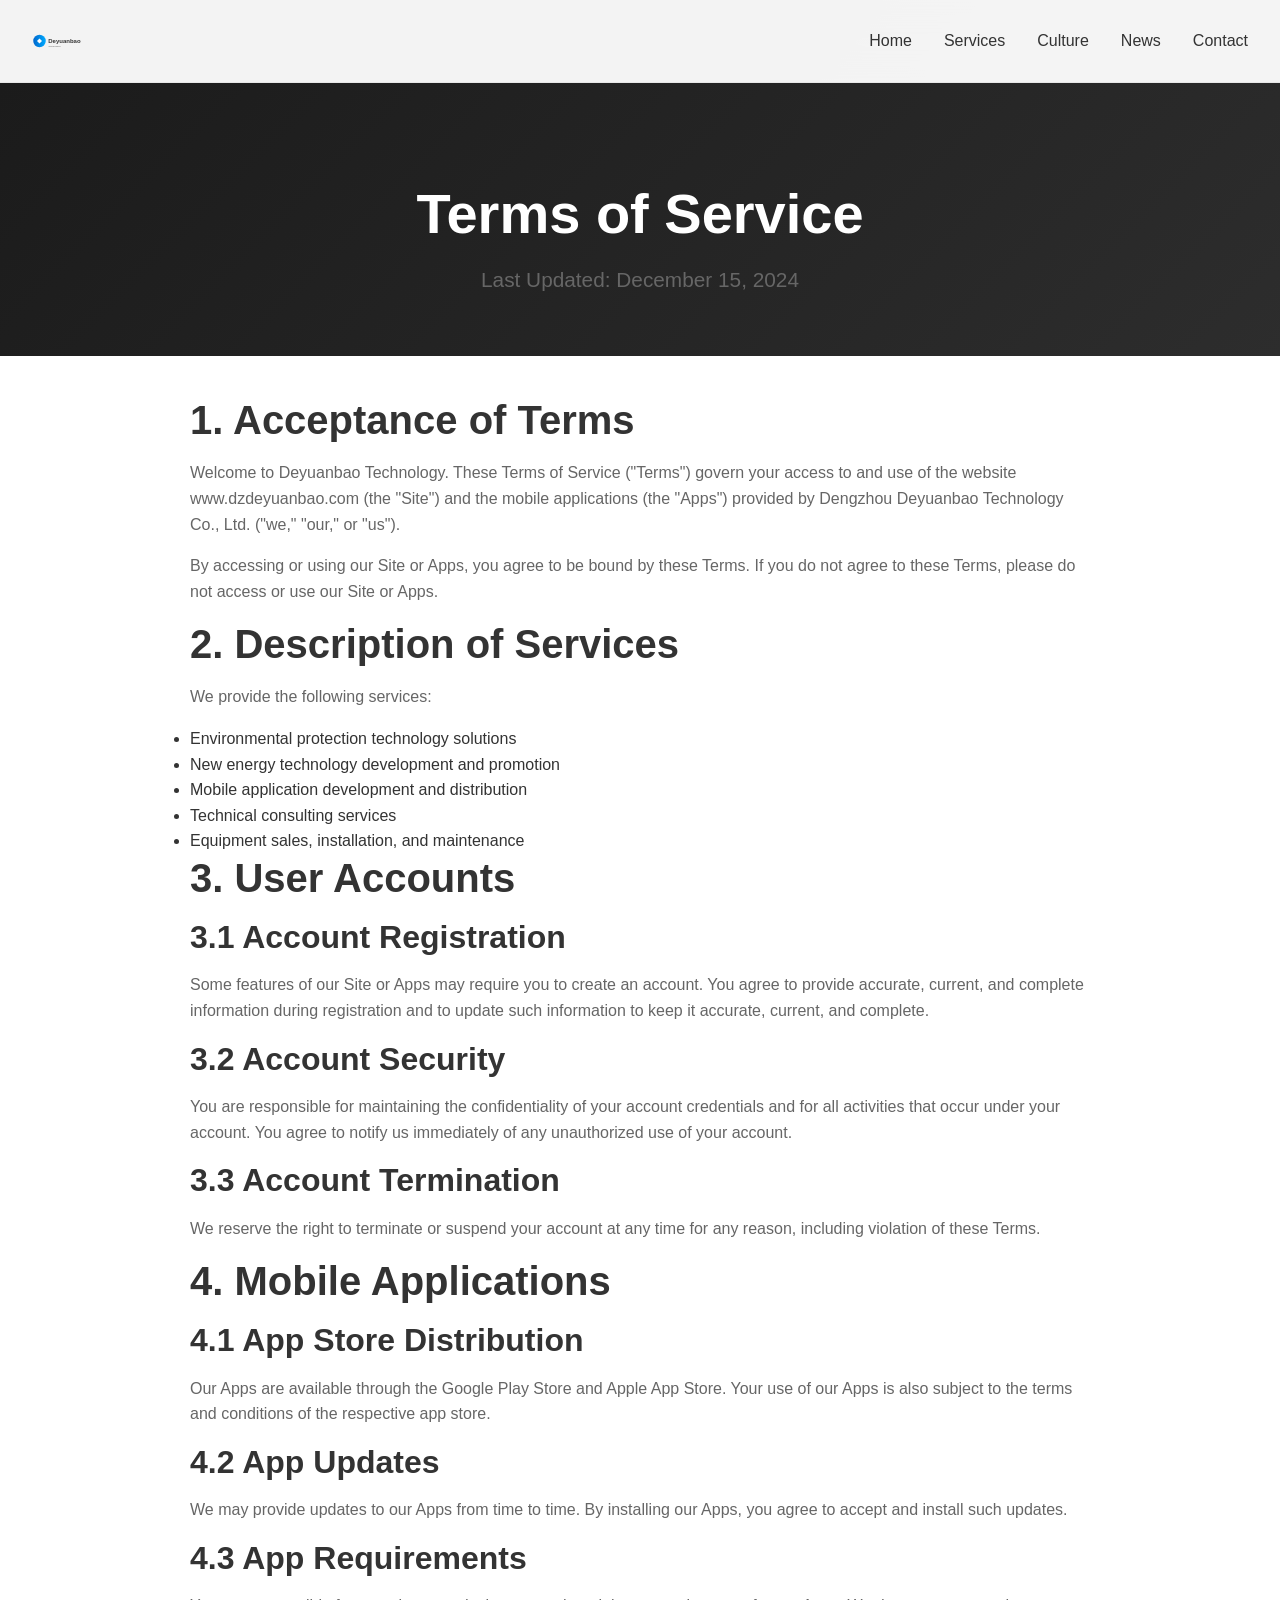
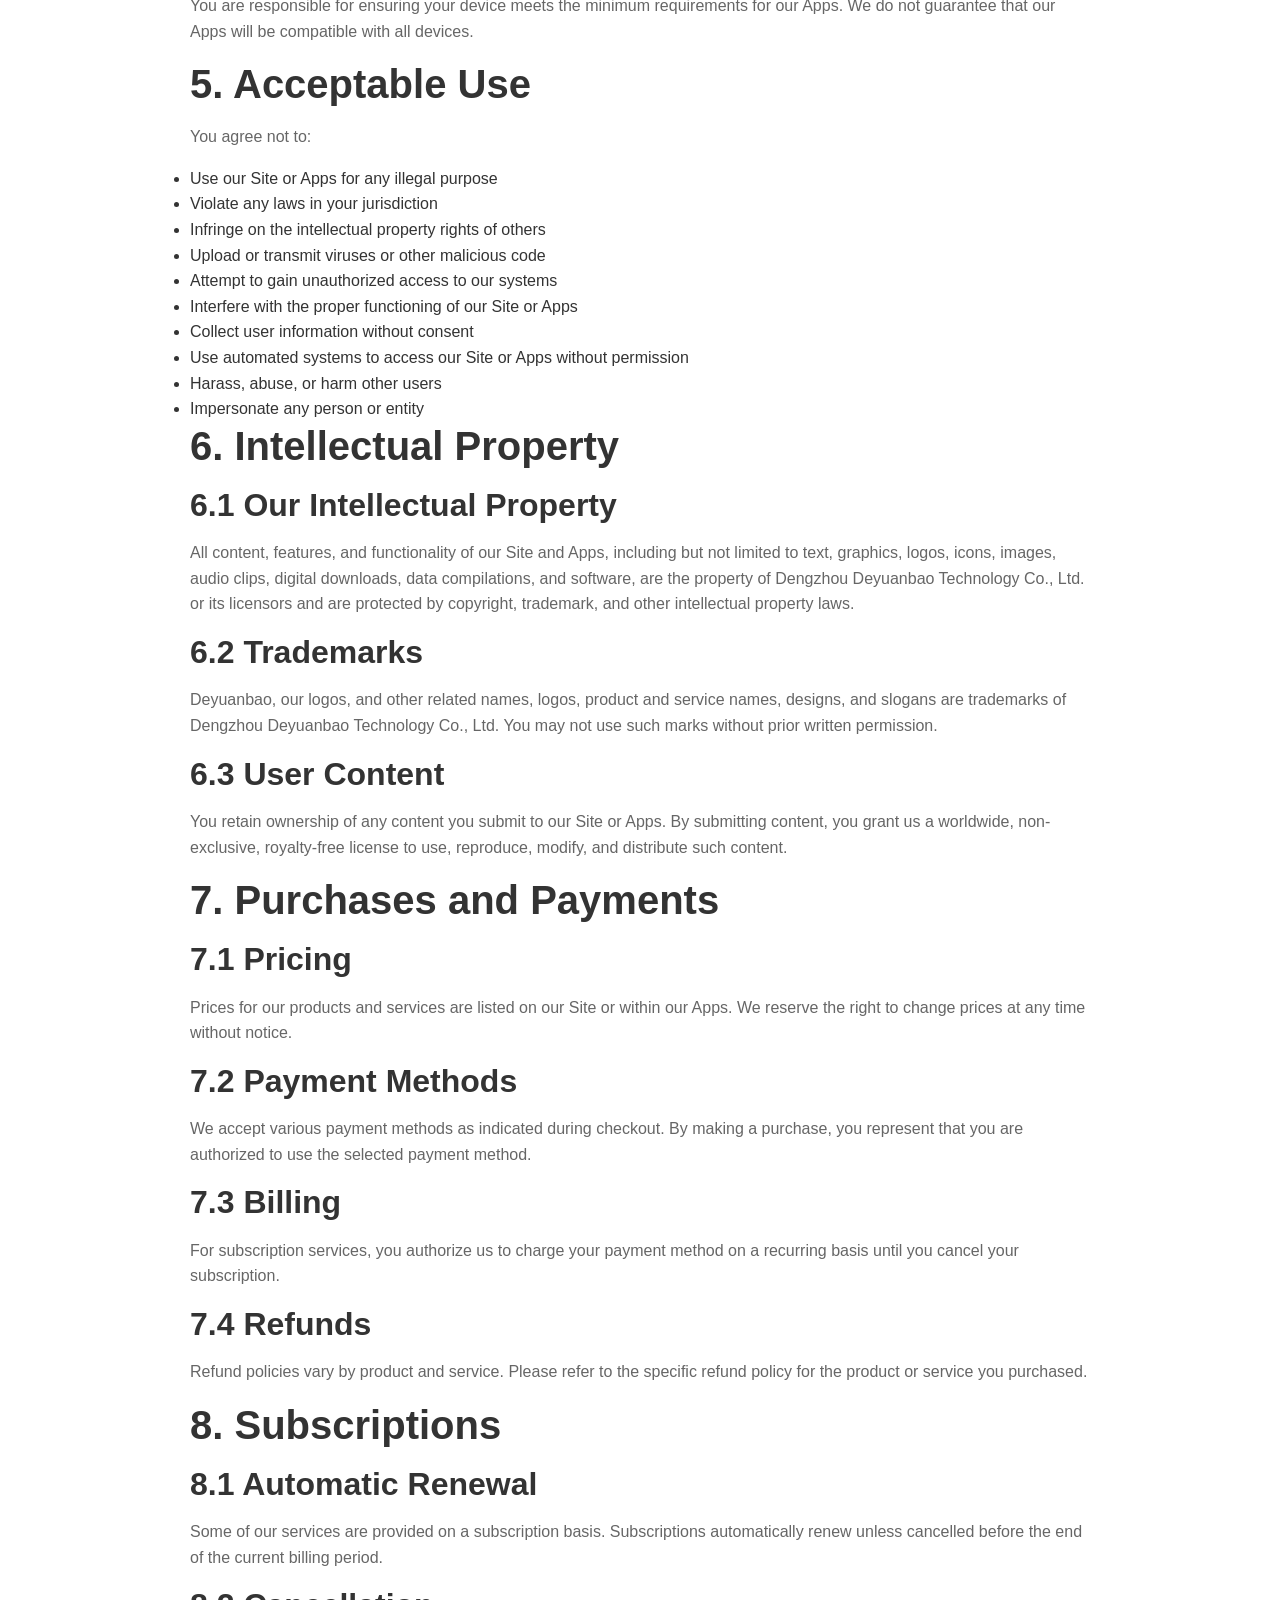
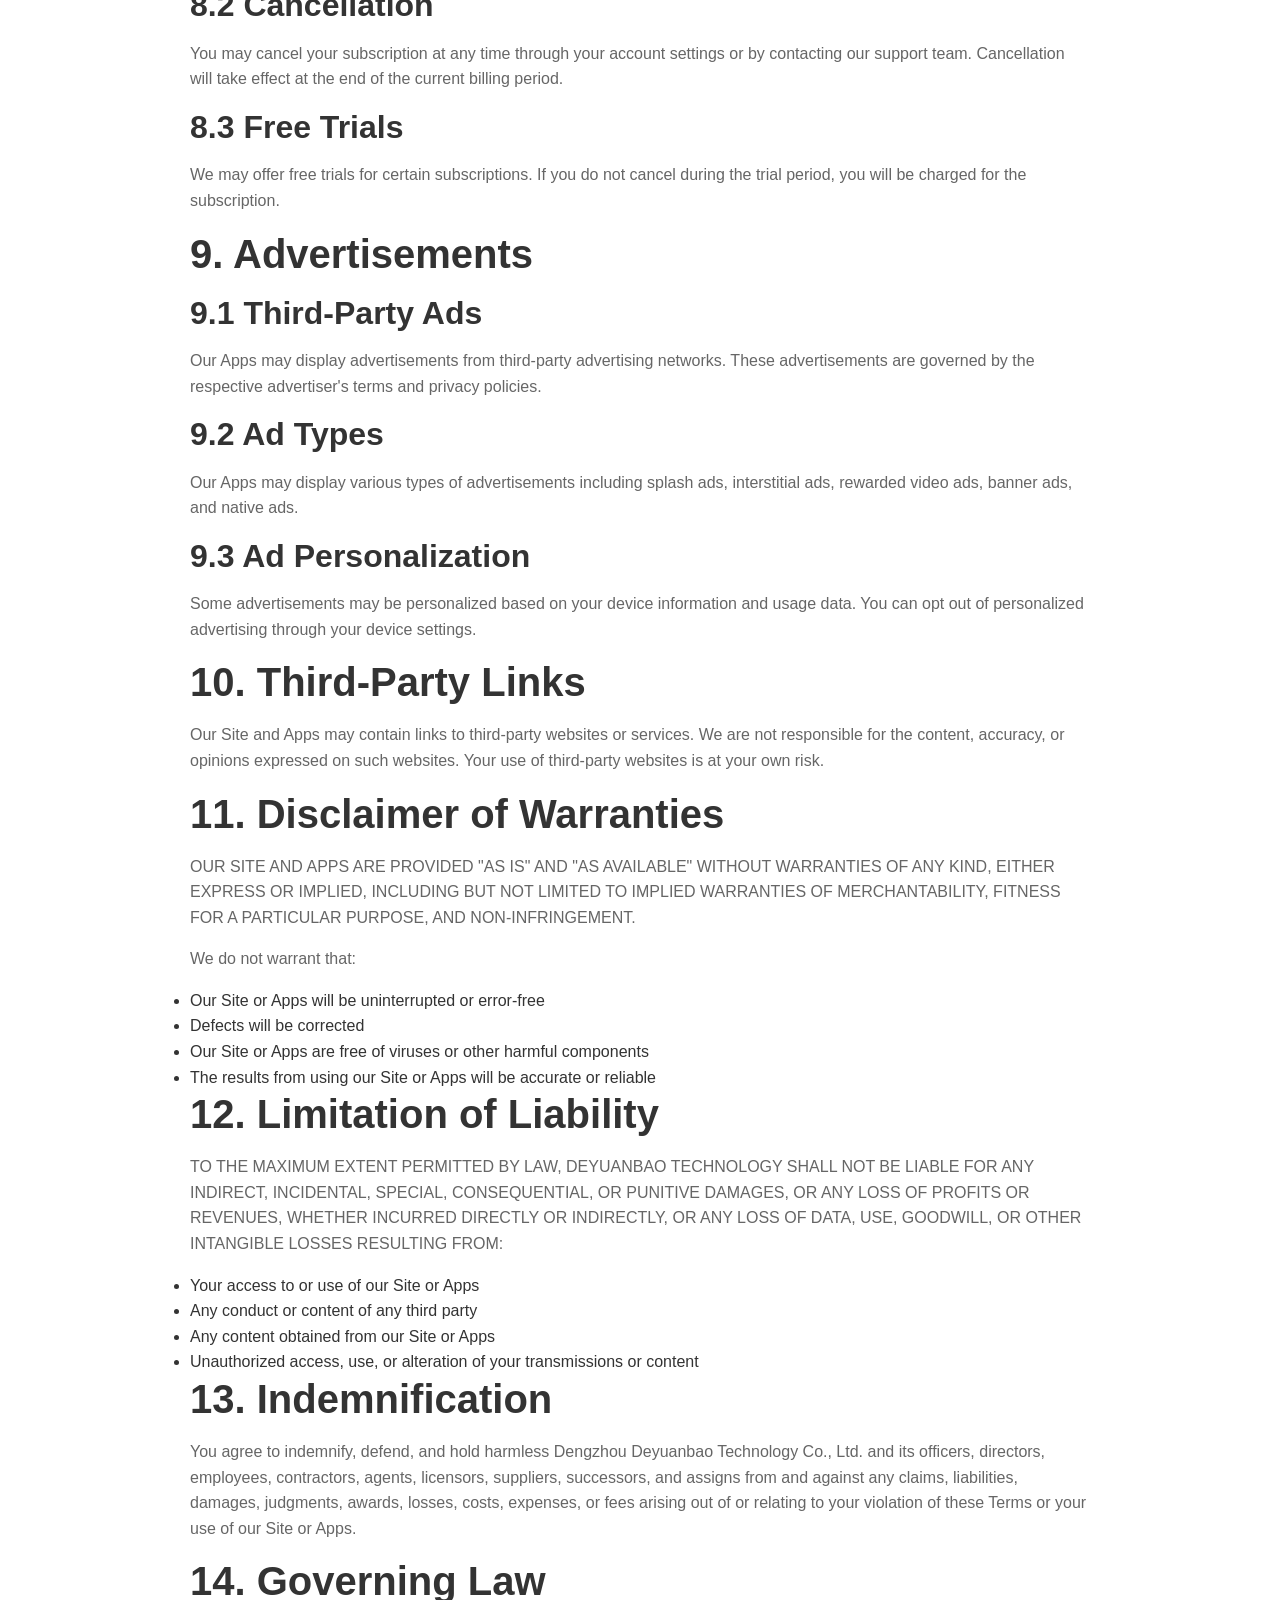
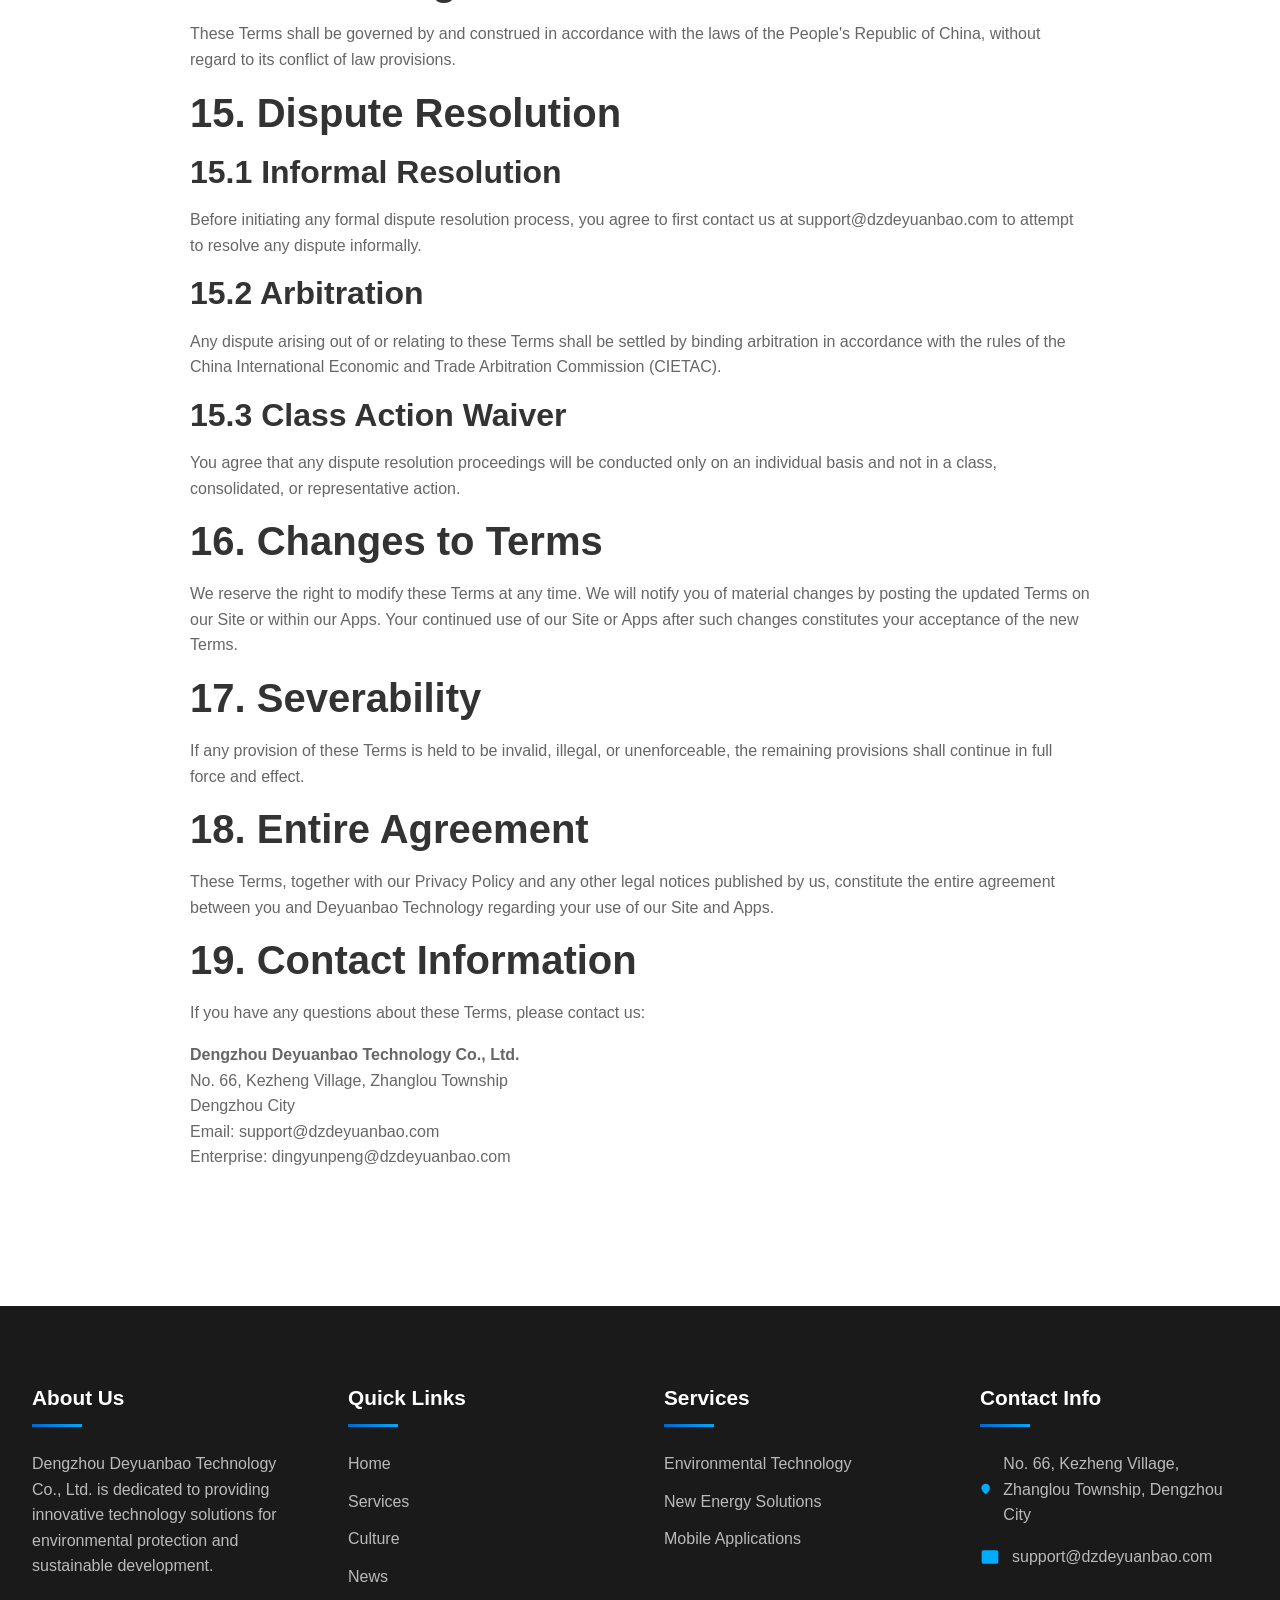
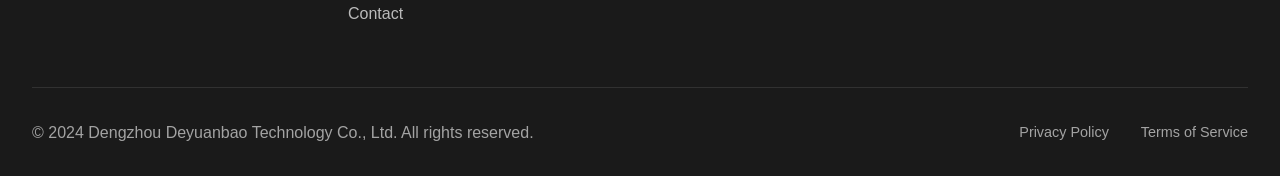
<file: terms.html>
<!DOCTYPE html>
<html lang="en">
<head>
    <meta charset="UTF-8">
    <meta name="viewport" content="width=device-width, initial-scale=1.0">
    <meta name="description" content="Deyuanbao Technology Terms of Service - Terms and conditions governing the use of our website, mobile applications, and services.">
    <meta name="keywords" content="Terms of Service, Terms and Conditions, User Agreement, Service Terms, Deyuanbao">
    <meta name="author" content="Dengzhou Deyuanbao Technology Co., Ltd.">
    <meta name="robots" content="noindex, nofollow">
    <title>Terms of Service - Deyuanbao Technology</title>
    <link rel="canonical" href="https://dzdeyuanbao.com/terms.html">
    <link rel="stylesheet" href="css/styles.css">
</head>
<body>
    <header class="header">
        <div class="header-container">
            <a href="index.html" class="logo">
                <svg width="50" height="50" viewBox="0 0 200 60">
                    <defs>
                        <linearGradient id="logoGradientTerms" x1="0%" y1="0%" x2="100%" y2="0%">
                            <stop offset="0%" style="stop-color:#0066CC"/>
                            <stop offset="100%" style="stop-color:#00AAFF"/>
                        </linearGradient>
                    </defs>
                    <circle cx="30" cy="30" r="25" fill="url(#logoGradientTerms)"/>
                    <path d="M20 30 L30 20 L40 30 L30 40 Z" fill="#FFFFFF"/>
                    <text x="65" y="38" font-family="Arial, sans-serif" font-size="24" font-weight="bold" fill="#333333">Deyuanbao</text>
                    <text x="65" y="52" font-family="Arial, sans-serif" font-size="10" fill="#666666">Technology</text>
                </svg>
            </a>
            <nav class="nav">
                <a href="index.html" class="nav-link">Home</a>
                <a href="services.html" class="nav-link">Services</a>
                <a href="culture.html" class="nav-link">Culture</a>
                <a href="news.html" class="nav-link">News</a>
                <a href="contact.html" class="nav-link">Contact</a>
            </nav>
            <div class="mobile-menu-btn"><span></span><span></span><span></span></div>
        </div>
    </header>

    <section class="page-header" style="padding-bottom: 60px;">
        <div class="container">
            <h1 class="page-title animate-on-scroll">Terms of Service</h1>
            <p class="page-subtitle animate-on-scroll">Last Updated: December 15, 2024</p>
        </div>
    </section>

    <section class="section" style="padding-top: 40px;">
        <div class="container">
            <div class="animate-on-scroll" style="max-width: 900px; margin: 0 auto;">
                
                <h2>1. Acceptance of Terms</h2>
                <p>Welcome to Deyuanbao Technology. These Terms of Service ("Terms") govern your access to and use of the website www.dzdeyuanbao.com (the "Site") and the mobile applications (the "Apps") provided by Dengzhou Deyuanbao Technology Co., Ltd. ("we," "our," or "us").</p>
                <p>By accessing or using our Site or Apps, you agree to be bound by these Terms. If you do not agree to these Terms, please do not access or use our Site or Apps.</p>

                <h2>2. Description of Services</h2>
                <p>We provide the following services:</p>
                <ul>
                    <li>Environmental protection technology solutions</li>
                    <li>New energy technology development and promotion</li>
                    <li>Mobile application development and distribution</li>
                    <li>Technical consulting services</li>
                    <li>Equipment sales, installation, and maintenance</li>
                </ul>

                <h2>3. User Accounts</h2>
                <h3>3.1 Account Registration</h3>
                <p>Some features of our Site or Apps may require you to create an account. You agree to provide accurate, current, and complete information during registration and to update such information to keep it accurate, current, and complete.</p>
                
                <h3>3.2 Account Security</h3>
                <p>You are responsible for maintaining the confidentiality of your account credentials and for all activities that occur under your account. You agree to notify us immediately of any unauthorized use of your account.</p>

                <h3>3.3 Account Termination</h3>
                <p>We reserve the right to terminate or suspend your account at any time for any reason, including violation of these Terms.</p>

                <h2>4. Mobile Applications</h2>
                
                <h3>4.1 App Store Distribution</h3>
                <p>Our Apps are available through the Google Play Store and Apple App Store. Your use of our Apps is also subject to the terms and conditions of the respective app store.</p>

                <h3>4.2 App Updates</h3>
                <p>We may provide updates to our Apps from time to time. By installing our Apps, you agree to accept and install such updates.</p>

                <h3>4.3 App Requirements</h3>
                <p>You are responsible for ensuring your device meets the minimum requirements for our Apps. We do not guarantee that our Apps will be compatible with all devices.</p>

                <h2>5. Acceptable Use</h2>
                <p>You agree not to:</p>
                <ul>
                    <li>Use our Site or Apps for any illegal purpose</li>
                    <li>Violate any laws in your jurisdiction</li>
                    <li>Infringe on the intellectual property rights of others</li>
                    <li>Upload or transmit viruses or other malicious code</li>
                    <li>Attempt to gain unauthorized access to our systems</li>
                    <li>Interfere with the proper functioning of our Site or Apps</li>
                    <li>Collect user information without consent</li>
                    <li>Use automated systems to access our Site or Apps without permission</li>
                    <li>Harass, abuse, or harm other users</li>
                    <li>Impersonate any person or entity</li>
                </ul>

                <h2>6. Intellectual Property</h2>
                <h3>6.1 Our Intellectual Property</h3>
                <p>All content, features, and functionality of our Site and Apps, including but not limited to text, graphics, logos, icons, images, audio clips, digital downloads, data compilations, and software, are the property of Dengzhou Deyuanbao Technology Co., Ltd. or its licensors and are protected by copyright, trademark, and other intellectual property laws.</p>

                <h3>6.2 Trademarks</h3>
                <p>Deyuanbao, our logos, and other related names, logos, product and service names, designs, and slogans are trademarks of Dengzhou Deyuanbao Technology Co., Ltd. You may not use such marks without prior written permission.</p>

                <h3>6.3 User Content</h3>
                <p>You retain ownership of any content you submit to our Site or Apps. By submitting content, you grant us a worldwide, non-exclusive, royalty-free license to use, reproduce, modify, and distribute such content.</p>

                <h2>7. Purchases and Payments</h2>
                <h3>7.1 Pricing</h3>
                <p>Prices for our products and services are listed on our Site or within our Apps. We reserve the right to change prices at any time without notice.</p>

                <h3>7.2 Payment Methods</h3>
                <p>We accept various payment methods as indicated during checkout. By making a purchase, you represent that you are authorized to use the selected payment method.</p>

                <h3>7.3 Billing</h3>
                <p>For subscription services, you authorize us to charge your payment method on a recurring basis until you cancel your subscription.</p>

                <h3>7.4 Refunds</h3>
                <p>Refund policies vary by product and service. Please refer to the specific refund policy for the product or service you purchased.</p>

                <h2>8. Subscriptions</h2>
                <h3>8.1 Automatic Renewal</h3>
                <p>Some of our services are provided on a subscription basis. Subscriptions automatically renew unless cancelled before the end of the current billing period.</p>

                <h3>8.2 Cancellation</h3>
                <p>You may cancel your subscription at any time through your account settings or by contacting our support team. Cancellation will take effect at the end of the current billing period.</p>

                <h3>8.3 Free Trials</h3>
                <p>We may offer free trials for certain subscriptions. If you do not cancel during the trial period, you will be charged for the subscription.</p>

                <h2>9. Advertisements</h2>
                <h3>9.1 Third-Party Ads</h3>
                <p>Our Apps may display advertisements from third-party advertising networks. These advertisements are governed by the respective advertiser's terms and privacy policies.</p>

                <h3>9.2 Ad Types</h3>
                <p>Our Apps may display various types of advertisements including splash ads, interstitial ads, rewarded video ads, banner ads, and native ads.</p>

                <h3>9.3 Ad Personalization</h3>
                <p>Some advertisements may be personalized based on your device information and usage data. You can opt out of personalized advertising through your device settings.</p>

                <h2>10. Third-Party Links</h2>
                <p>Our Site and Apps may contain links to third-party websites or services. We are not responsible for the content, accuracy, or opinions expressed on such websites. Your use of third-party websites is at your own risk.</p>

                <h2>11. Disclaimer of Warranties</h2>
                <p>OUR SITE AND APPS ARE PROVIDED "AS IS" AND "AS AVAILABLE" WITHOUT WARRANTIES OF ANY KIND, EITHER EXPRESS OR IMPLIED, INCLUDING BUT NOT LIMITED TO IMPLIED WARRANTIES OF MERCHANTABILITY, FITNESS FOR A PARTICULAR PURPOSE, AND NON-INFRINGEMENT.</p>
                <p>We do not warrant that:</p>
                <ul>
                    <li>Our Site or Apps will be uninterrupted or error-free</li>
                    <li>Defects will be corrected</li>
                    <li>Our Site or Apps are free of viruses or other harmful components</li>
                    <li>The results from using our Site or Apps will be accurate or reliable</li>
                </ul>

                <h2>12. Limitation of Liability</h2>
                <p>TO THE MAXIMUM EXTENT PERMITTED BY LAW, DEYUANBAO TECHNOLOGY SHALL NOT BE LIABLE FOR ANY INDIRECT, INCIDENTAL, SPECIAL, CONSEQUENTIAL, OR PUNITIVE DAMAGES, OR ANY LOSS OF PROFITS OR REVENUES, WHETHER INCURRED DIRECTLY OR INDIRECTLY, OR ANY LOSS OF DATA, USE, GOODWILL, OR OTHER INTANGIBLE LOSSES RESULTING FROM:</p>
                <ul>
                    <li>Your access to or use of our Site or Apps</li>
                    <li>Any conduct or content of any third party</li>
                    <li>Any content obtained from our Site or Apps</li>
                    <li>Unauthorized access, use, or alteration of your transmissions or content</li>
                </ul>

                <h2>13. Indemnification</h2>
                <p>You agree to indemnify, defend, and hold harmless Dengzhou Deyuanbao Technology Co., Ltd. and its officers, directors, employees, contractors, agents, licensors, suppliers, successors, and assigns from and against any claims, liabilities, damages, judgments, awards, losses, costs, expenses, or fees arising out of or relating to your violation of these Terms or your use of our Site or Apps.</p>

                <h2>14. Governing Law</h2>
                <p>These Terms shall be governed by and construed in accordance with the laws of the People's Republic of China, without regard to its conflict of law provisions.</p>

                <h2>15. Dispute Resolution</h2>
                <h3>15.1 Informal Resolution</h3>
                <p>Before initiating any formal dispute resolution process, you agree to first contact us at support@dzdeyuanbao.com to attempt to resolve any dispute informally.</p>

                <h3>15.2 Arbitration</h3>
                <p>Any dispute arising out of or relating to these Terms shall be settled by binding arbitration in accordance with the rules of the China International Economic and Trade Arbitration Commission (CIETAC).</p>

                <h3>15.3 Class Action Waiver</h3>
                <p>You agree that any dispute resolution proceedings will be conducted only on an individual basis and not in a class, consolidated, or representative action.</p>

                <h2>16. Changes to Terms</h2>
                <p>We reserve the right to modify these Terms at any time. We will notify you of material changes by posting the updated Terms on our Site or within our Apps. Your continued use of our Site or Apps after such changes constitutes your acceptance of the new Terms.</p>

                <h2>17. Severability</h2>
                <p>If any provision of these Terms is held to be invalid, illegal, or unenforceable, the remaining provisions shall continue in full force and effect.</p>

                <h2>18. Entire Agreement</h2>
                <p>These Terms, together with our Privacy Policy and any other legal notices published by us, constitute the entire agreement between you and Deyuanbao Technology regarding your use of our Site and Apps.</p>

                <h2>19. Contact Information</h2>
                <p>If you have any questions about these Terms, please contact us:</p>
                <p><strong>Dengzhou Deyuanbao Technology Co., Ltd.</strong><br>
                No. 66, Kezheng Village, Zhanglou Township<br>
                Dengzhou City<br>
                Email: support@dzdeyuanbao.com<br>
                Enterprise: dingyunpeng@dzdeyuanbao.com</p>

            </div>
        </div>
    </section>

    <footer class="footer">
        <div class="container">
            <div class="footer-grid">
                <div class="footer-column">
                    <h4>About Us</h4>
                    <p style="color: rgba(255,255,255,0.7); margin-bottom: 1.5rem;">Dengzhou Deyuanbao Technology Co., Ltd. is dedicated to providing innovative technology solutions for environmental protection and sustainable development.</p>
                </div>
                <div class="footer-column">
                    <h4>Quick Links</h4>
                    <ul class="footer-links">
                        <li><a href="index.html">Home</a></li>
                        <li><a href="services.html">Services</a></li>
                        <li><a href="culture.html">Culture</a></li>
                        <li><a href="news.html">News</a></li>
                        <li><a href="contact.html">Contact</a></li>
                    </ul>
                </div>
                <div class="footer-column">
                    <h4>Services</h4>
                    <ul class="footer-links">
                        <li><a href="services.html">Environmental Technology</a></li>
                        <li><a href="services.html">New Energy Solutions</a></li>
                        <li><a href="services.html">Mobile Applications</a></li>
                    </ul>
                </div>
                <div class="footer-column">
                    <h4>Contact Info</h4>
                    <div class="footer-contact">
                        <p><svg viewBox="0 0 24 24"><path d="M21 10c0 7-9 13-9 13s-9-6-9-13a9 9 0 0 1 18 0z"/><circle cx="12" cy="10" r="3"/></svg>No. 66, Kezheng Village, Zhanglou Township, Dengzhou City</p>
                        <p><svg viewBox="0 0 24 24"><path d="M4 4h16c1.1 0 2 .9 2 2v12c0 1.1-.9 2-2 2H4c-1.1 0-2-.9-2-2V6c0-1.1.9-2 2-2z"/><polyline points="22,6 12,13 2,6"/></svg>support@dzdeyuanbao.com</p>
                    </div>
                </div>
            </div>
            <div class="footer-bottom">
                <p>&copy; 2024 Dengzhou Deyuanbao Technology Co., Ltd. All rights reserved.</p>
                <div class="footer-legal">
                    <a href="privacy.html">Privacy Policy</a>
                    <a href="terms.html">Terms of Service</a>
                </div>
            </div>
        </div>
    </footer>
    <script src="js/main.js"></script>
</body>
</html>
</file>
<file: css/styles.css>
/* Deyuanbao Technology - Main Stylesheet */
/* Volvo-inspired corporate website with rich animations */

/* CSS Variables */
:root {
    --primary-color: #0066CC;
    --secondary-color: #00AAFF;
    --dark-color: #1a1a1a;
    --light-color: #f8f9fa;
    --text-color: #333333;
    --text-light: #666666;
    --accent-color: #FF6B35;
    --gradient-primary: linear-gradient(135deg, var(--primary-color) 0%, var(--secondary-color) 100%);
    --gradient-dark: linear-gradient(135deg, #1a1a1a 0%, #2d2d2d 100%);
    --transition-smooth: all 0.4s cubic-bezier(0.4, 0, 0.2, 1);
    --shadow-soft: 0 10px 40px rgba(0, 0, 0, 0.1);
    --shadow-strong: 0 20px 60px rgba(0, 0, 0, 0.15);
}

/* Reset and Base Styles */
* {
    margin: 0;
    padding: 0;
    box-sizing: border-box;
}

html {
    scroll-behavior: smooth;
    font-size: 16px;
}

body {
    font-family: 'Segoe UI', Tahoma, Geneva, Verdana, sans-serif;
    color: var(--text-color);
    line-height: 1.6;
    overflow-x: hidden;
    background-color: #ffffff;
}

/* Typography */
h1, h2, h3, h4, h5, h6 {
    font-weight: 700;
    line-height: 1.2;
    margin-bottom: 1rem;
}

h1 { font-size: 3.5rem; }
h2 { font-size: 2.5rem; }
h3 { font-size: 2rem; }
h4 { font-size: 1.5rem; }
h5 { font-size: 1.25rem; }
h6 { font-size: 1rem; }

p {
    margin-bottom: 1rem;
    color: var(--text-light);
}

a {
    text-decoration: none;
    color: inherit;
    transition: var(--transition-smooth);
}

img {
    max-width: 100%;
    height: auto;
    display: block;
}

.container {
    max-width: 1400px;
    margin: 0 auto;
    padding: 0 2rem;
}

/* Header Styles */
.header {
    position: fixed;
    top: 0;
    left: 0;
    width: 100%;
    z-index: 1000;
    background: rgba(255, 255, 255, 0.95);
    backdrop-filter: blur(20px);
    transition: var(--transition-smooth);
    border-bottom: 1px solid rgba(0, 0, 0, 0.05);
}

.header.scrolled {
    box-shadow: var(--shadow-soft);
    background: rgba(255, 255, 255, 0.98);
}

.header-container {
    display: flex;
    justify-content: space-between;
    align-items: center;
    padding: 1rem 2rem;
    max-width: 1400px;
    margin: 0 auto;
}

.logo {
    display: flex;
    align-items: center;
    gap: 1rem;
}

.logo img {
    height: 50px;
    width: auto;
}

.logo-text {
    font-size: 1.5rem;
    font-weight: 700;
    color: var(--dark-color);
}

.logo-text span {
    display: block;
    font-size: 0.75rem;
    font-weight: 400;
    color: var(--text-light);
}

.nav {
    display: flex;
    gap: 2rem;
}

.nav-link {
    position: relative;
    font-weight: 500;
    padding: 0.5rem 0;
    color: var(--text-color);
}

.nav-link::after {
    content: '';
    position: absolute;
    bottom: 0;
    left: 0;
    width: 0;
    height: 2px;
    background: var(--gradient-primary);
    transition: var(--transition-smooth);
}

.nav-link:hover::after,
.nav-link.active::after {
    width: 100%;
}

.nav-link:hover {
    color: var(--primary-color);
}

/* Mobile Menu */
.mobile-menu-btn {
    display: none;
    flex-direction: column;
    gap: 5px;
    cursor: pointer;
    padding: 0.5rem;
}

.mobile-menu-btn span {
    display: block;
    width: 25px;
    height: 3px;
    background: var(--dark-color);
    transition: var(--transition-smooth);
}

/* Hero Section */
.hero {
    position: relative;
    min-height: 100vh;
    display: flex;
    align-items: center;
    justify-content: center;
    background: var(--gradient-dark);
    overflow: hidden;
    padding-top: 80px;
}

.hero-bg {
    position: absolute;
    top: 0;
    left: 0;
    width: 100%;
    height: 100%;
    opacity: 0.1;
}

.hero-content {
    position: relative;
    z-index: 2;
    text-align: center;
    color: white;
    max-width: 1000px;
    padding: 2rem;
}

.hero-title {
    font-size: 4rem;
    font-weight: 800;
    margin-bottom: 1.5rem;
    opacity: 0;
    transform: translateY(50px);
    animation: fadeInUp 1s ease forwards 0.3s;
}

.hero-subtitle {
    font-size: 1.5rem;
    margin-bottom: 2rem;
    opacity: 0;
    transform: translateY(50px);
    animation: fadeInUp 1s ease forwards 0.5s;
}

.hero-description {
    font-size: 1.2rem;
    margin-bottom: 3rem;
    opacity: 0.8;
    opacity: 0;
    transform: translateY(50px);
    animation: fadeInUp 1s ease forwards 0.7s;
}

.hero-cta {
    display: flex;
    gap: 1.5rem;
    justify-content: center;
    flex-wrap: wrap;
    opacity: 0;
    transform: translateY(50px);
    animation: fadeInUp 1s ease forwards 0.9s;
}

/* Buttons */
.btn {
    display: inline-flex;
    align-items: center;
    gap: 0.5rem;
    padding: 1rem 2.5rem;
    border-radius: 50px;
    font-weight: 600;
    font-size: 1rem;
    cursor: pointer;
    transition: var(--transition-smooth);
    border: none;
    position: relative;
    overflow: hidden;
}

.btn-primary {
    background: var(--gradient-primary);
    color: white;
    box-shadow: 0 10px 30px rgba(0, 102, 204, 0.3);
}

.btn-primary:hover {
    transform: translateY(-3px);
    box-shadow: 0 15px 40px rgba(0, 102, 204, 0.4);
}

.btn-secondary {
    background: transparent;
    color: white;
    border: 2px solid white;
}

.btn-secondary:hover {
    background: white;
    color: var(--dark-color);
}

.btn-text {
    background: none;
    color: var(--primary-color);
    padding: 0.5rem 1rem;
}

.btn-text:hover {
    background: var(--primary-color);
    color: white;
    border-radius: 5px;
}

/* Sections */
.section {
    padding: 120px 0;
    position: relative;
}

.section-dark {
    background: var(--dark-color);
    color: white;
}

.section-light {
    background: var(--light-color);
}

.section-header {
    text-align: center;
    margin-bottom: 4rem;
}

.section-title {
    font-size: 3rem;
    margin-bottom: 1rem;
    position: relative;
    display: inline-block;
}

.section-title::after {
    content: '';
    position: absolute;
    bottom: -10px;
    left: 50%;
    transform: translateX(-50%);
    width: 80px;
    height: 4px;
    background: var(--gradient-primary);
    border-radius: 2px;
}

.section-subtitle {
    font-size: 1.2rem;
    color: var(--text-light);
    max-width: 600px;
    margin: 1.5rem auto 0;
}

/* Feature Cards */
.features-grid {
    display: grid;
    grid-template-columns: repeat(auto-fit, minmax(300px, 1fr));
    gap: 2rem;
    margin-top: 3rem;
}

.feature-card {
    background: white;
    padding: 2.5rem;
    border-radius: 20px;
    box-shadow: var(--shadow-soft);
    transition: var(--transition-smooth);
    position: relative;
    overflow: hidden;
}

.feature-card::before {
    content: '';
    position: absolute;
    top: 0;
    left: 0;
    width: 100%;
    height: 4px;
    background: var(--gradient-primary);
    transform: scaleX(0);
    transition: var(--transition-smooth);
}

.feature-card:hover {
    transform: translateY(-10px);
    box-shadow: var(--shadow-strong);
}

.feature-card:hover::before {
    transform: scaleX(1);
}

.feature-icon {
    width: 80px;
    height: 80px;
    background: var(--gradient-primary);
    border-radius: 20px;
    display: flex;
    align-items: center;
    justify-content: center;
    margin-bottom: 1.5rem;
}

.feature-icon svg {
    width: 40px;
    height: 40px;
    fill: white;
}

.feature-title {
    font-size: 1.5rem;
    margin-bottom: 1rem;
}

.feature-description {
    color: var(--text-light);
    line-height: 1.8;
}

/* Services Section */
.services-grid {
    display: grid;
    grid-template-columns: repeat(auto-fit, minmax(350px, 1fr));
    gap: 3rem;
    margin-top: 3rem;
}

.service-card {
    background: white;
    border-radius: 30px;
    overflow: hidden;
    box-shadow: var(--shadow-soft);
    transition: var(--transition-smooth);
}

.service-card:hover {
    transform: translateY(-15px);
    box-shadow: var(--shadow-strong);
}

.service-image {
    width: 100%;
    height: 250px;
    background: var(--gradient-primary);
    position: relative;
    overflow: hidden;
}

.service-image::after {
    content: '';
    position: absolute;
    bottom: 0;
    left: 0;
    width: 100%;
    height: 50%;
    background: linear-gradient(to top, rgba(0,0,0,0.5), transparent);
}

.service-content {
    padding: 2rem;
}

.service-title {
    font-size: 1.5rem;
    margin-bottom: 1rem;
}

.service-description {
    color: var(--text-light);
    margin-bottom: 1.5rem;
}

.service-features {
    list-style: none;
    margin-bottom: 1.5rem;
}

.service-features li {
    padding: 0.5rem 0;
    padding-left: 1.5rem;
    position: relative;
    color: var(--text-light);
}

.service-features li::before {
    content: '✓';
    position: absolute;
    left: 0;
    color: var(--primary-color);
    font-weight: bold;
}

/* Stats Section */
.stats-section {
    background: var(--gradient-primary);
    padding: 80px 0;
}

.stats-grid {
    display: grid;
    grid-template-columns: repeat(auto-fit, minmax(200px, 1fr));
    gap: 3rem;
    text-align: center;
    color: white;
}

.stat-item {
    padding: 2rem;
}

.stat-number {
    font-size: 4rem;
    font-weight: 800;
    display: block;
    margin-bottom: 0.5rem;
}

.stat-label {
    font-size: 1.2rem;
    opacity: 0.9;
}

/* Testimonials */
.testimonials-grid {
    display: grid;
    grid-template-columns: repeat(auto-fit, minmax(350px, 1fr));
    gap: 2rem;
    margin-top: 3rem;
}

.testimonial-card {
    background: white;
    padding: 2.5rem;
    border-radius: 20px;
    box-shadow: var(--shadow-soft);
    position: relative;
}

.testimonial-card::before {
    content: '"';
    font-size: 6rem;
    color: var(--primary-color);
    opacity: 0.1;
    position: absolute;
    top: 0;
    left: 1rem;
    line-height: 1;
}

.testimonial-text {
    font-size: 1.1rem;
    color: var(--text-light);
    margin-bottom: 1.5rem;
    font-style: italic;
    position: relative;
    z-index: 1;
}

.testimonial-author {
    display: flex;
    align-items: center;
    gap: 1rem;
}

.testimonial-avatar {
    width: 60px;
    height: 60px;
    border-radius: 50%;
    background: var(--gradient-primary);
    display: flex;
    align-items: center;
    justify-content: center;
    color: white;
    font-weight: bold;
    font-size: 1.5rem;
}

.testimonial-info h4 {
    margin-bottom: 0.25rem;
}

.testimonial-info span {
    color: var(--text-light);
    font-size: 0.9rem;
}

/* CTA Section */
.cta-section {
    background: var(--gradient-dark);
    padding: 100px 0;
    text-align: center;
    color: white;
    position: relative;
    overflow: hidden;
}

.cta-content {
    position: relative;
    z-index: 2;
}

.cta-title {
    font-size: 3rem;
    margin-bottom: 1rem;
}

.cta-description {
    font-size: 1.2rem;
    margin-bottom: 2rem;
    opacity: 0.9;
    max-width: 600px;
    margin-left: auto;
    margin-right: auto;
}

/* Footer */
.footer {
    background: var(--dark-color);
    color: white;
    padding: 80px 0 30px;
}

.footer-grid {
    display: grid;
    grid-template-columns: repeat(auto-fit, minmax(250px, 1fr));
    gap: 3rem;
    margin-bottom: 3rem;
}

.footer-column h4 {
    font-size: 1.3rem;
    margin-bottom: 1.5rem;
    position: relative;
    padding-bottom: 1rem;
}

.footer-column h4::after {
    content: '';
    position: absolute;
    bottom: 0;
    left: 0;
    width: 50px;
    height: 3px;
    background: var(--gradient-primary);
}

.footer-links {
    list-style: none;
}

.footer-links li {
    margin-bottom: 0.75rem;
}

.footer-links a {
    color: rgba(255, 255, 255, 0.7);
    transition: var(--transition-smooth);
}

.footer-links a:hover {
    color: var(--secondary-color);
    padding-left: 5px;
}

.footer-contact p {
    display: flex;
    align-items: center;
    gap: 0.75rem;
    margin-bottom: 1rem;
    color: rgba(255, 255, 255, 0.7);
}

.footer-contact svg {
    width: 20px;
    height: 20px;
    fill: var(--secondary-color);
}

.footer-bottom {
    border-top: 1px solid rgba(255, 255, 255, 0.1);
    padding-top: 2rem;
    display: flex;
    justify-content: space-between;
    align-items: center;
    flex-wrap: wrap;
    gap: 1rem;
}

.footer-bottom p {
    color: rgba(255, 255, 255, 0.6);
    margin: 0;
}

.footer-legal {
    display: flex;
    gap: 2rem;
}

.footer-legal a {
    color: rgba(255, 255, 255, 0.6);
    font-size: 0.9rem;
}

.footer-legal a:hover {
    color: var(--secondary-color);
}

/* Social Links */
.social-links {
    display: flex;
    gap: 1rem;
    margin-top: 1.5rem;
}

.social-link {
    width: 45px;
    height: 45px;
    border-radius: 50%;
    background: rgba(255, 255, 255, 0.1);
    display: flex;
    align-items: center;
    justify-content: center;
    transition: var(--transition-smooth);
}

.social-link:hover {
    background: var(--gradient-primary);
    transform: translateY(-3px);
}

.social-link svg {
    width: 20px;
    height: 20px;
    fill: white;
}

/* Page Header */
.page-header {
    background: var(--gradient-dark);
    padding: 180px 0 100px;
    text-align: center;
    color: white;
    position: relative;
}

.page-title {
    font-size: 3.5rem;
    margin-bottom: 1rem;
}

.page-subtitle {
    font-size: 1.3rem;
    opacity: 0.9;
    max-width: 700px;
    margin: 0 auto;
}

/* Animations */
@keyframes fadeInUp {
    from {
        opacity: 0;
        transform: translateY(50px);
    }
    to {
        opacity: 1;
        transform: translateY(0);
    }
}

@keyframes fadeInLeft {
    from {
        opacity: 0;
        transform: translateX(-50px);
    }
    to {
        opacity: 1;
        transform: translateX(0);
    }
}

@keyframes fadeInRight {
    from {
        opacity: 0;
        transform: translateX(50px);
    }
    to {
        opacity: 1;
        transform: translateX(0);
    }
}

@keyframes scaleIn {
    from {
        opacity: 0;
        transform: scale(0.8);
    }
    to {
        opacity: 1;
        transform: scale(1);
    }
}

@keyframes float {
    0%, 100% {
        transform: translateY(0);
    }
    50% {
        transform: translateY(-20px);
    }
}

@keyframes pulse {
    0%, 100% {
        transform: scale(1);
    }
    50% {
        transform: scale(1.05);
    }
}

.animate-on-scroll {
    opacity: 0;
    transform: translateY(50px);
    transition: opacity 0.8s ease, transform 0.8s ease;
}

.animate-on-scroll.animated {
    opacity: 1;
    transform: translateY(0);
}

/* Scrollbar */
::-webkit-scrollbar {
    width: 10px;
}

::-webkit-scrollbar-track {
    background: var(--light-color);
}

::-webkit-scrollbar-thumb {
    background: var(--primary-color);
    border-radius: 5px;
}

::-webkit-scrollbar-thumb:hover {
    background: var(--secondary-color);
}

/* Responsive Design */
@media (max-width: 1200px) {
    .container {
        padding: 0 1.5rem;
    }
    
    h1 { font-size: 3rem; }
    h2 { font-size: 2.2rem; }
    
    .hero-title {
        font-size: 3rem;
    }
}

@media (max-width: 992px) {
    .nav {
        display: none;
    }
    
    .mobile-menu-btn {
        display: flex;
    }
    
    .section {
        padding: 80px 0;
    }
    
    .features-grid,
    .services-grid,
    .testimonials-grid {
        grid-template-columns: 1fr;
    }
    
    .stats-grid {
        grid-template-columns: repeat(2, 1fr);
    }
}

@media (max-width: 768px) {
    h1 { font-size: 2.5rem; }
    h2 { font-size: 2rem; }
    h3 { font-size: 1.5rem; }
    
    .hero-title {
        font-size: 2.5rem;
    }
    
    .hero-subtitle {
        font-size: 1.2rem;
    }
    
    .hero-cta {
        flex-direction: column;
        align-items: center;
    }
    
    .section-title {
        font-size: 2rem;
    }
    
    .stat-number {
        font-size: 2.5rem;
    }
    
    .footer-bottom {
        flex-direction: column;
        text-align: center;
    }
    
    .footer-legal {
        flex-direction: column;
        gap: 1rem;
    }
}

@media (max-width: 480px) {
    .container {
        padding: 0 1rem;
    }
    
    h1 { font-size: 2rem; }
    
    .hero-title {
        font-size: 2rem;
    }
    
    .btn {
        padding: 0.8rem 1.8rem;
        font-size: 0.9rem;
    }
    
    .stats-grid {
        grid-template-columns: 1fr;
    }
}

/* Loading Animation */
.loading {
    position: fixed;
    top: 0;
    left: 0;
    width: 100%;
    height: 100%;
    background: white;
    display: flex;
    align-items: center;
    justify-content: center;
    z-index: 9999;
    transition: opacity 0.5s ease, visibility 0.5s ease;
}

.loading.hidden {
    opacity: 0;
    visibility: hidden;
}

.loader {
    width: 60px;
    height: 60px;
    border: 4px solid var(--light-color);
    border-top-color: var(--primary-color);
    border-radius: 50%;
    animation: spin 1s linear infinite;
}

@keyframes spin {
    to {
        transform: rotate(360deg);
    }
}

/* Utility Classes */
.text-center { text-align: center; }
.text-left { text-align: left; }
.text-right { text-align: right; }

.mb-1 { margin-bottom: 0.5rem; }
.mb-2 { margin-bottom: 1rem; }
.mb-3 { margin-bottom: 1.5rem; }
.mb-4 { margin-bottom: 2rem; }
.mb-5 { margin-bottom: 3rem; }

.mt-1 { margin-top: 0.5rem; }
.mt-2 { margin-top: 1rem; }
.mt-3 { margin-top: 1.5rem; }
.mt-4 { margin-top: 2rem; }
.mt-5 { margin-top: 3rem; }

.visually-hidden {
    position: absolute;
    width: 1px;
    height: 1px;
    padding: 0;
    margin: -1px;
    overflow: hidden;
    clip: rect(0, 0, 0, 0);
    white-space: nowrap;
    border: 0;
}

/* Additional Components */
.breadcrumb {
    display: flex;
    justify-content: center;
    gap: 0.5rem;
    margin-top: 2rem;
    font-size: 0.9rem;
}

.breadcrumb a {
    color: rgba(255, 255, 255, 0.7);
}

.breadcrumb a:hover {
    color: var(--secondary-color);
}

.breadcrumb span {
    color: rgba(255, 255, 255, 0.5);
}

/* Form Styles */
.form-group {
    margin-bottom: 1.5rem;
}

.form-label {
    display: block;
    margin-bottom: 0.5rem;
    font-weight: 500;
    color: var(--text-color);
}

.form-input,
.form-textarea,
.form-select {
    width: 100%;
    padding: 1rem;
    border: 2px solid #e0e0e0;
    border-radius: 10px;
    font-size: 1rem;
    transition: var(--transition-smooth);
    font-family: inherit;
}

.form-input:focus,
.form-textarea:focus,
.form-select:focus {
    outline: none;
    border-color: var(--primary-color);
    box-shadow: 0 0 0 3px rgba(0, 102, 204, 0.1);
}

.form-textarea {
    min-height: 150px;
    resize: vertical;
}

/* Cards */
.card {
    background: white;
    border-radius: 20px;
    overflow: hidden;
    box-shadow: var(--shadow-soft);
    transition: var(--transition-smooth);
}

.card:hover {
    transform: translateY(-10px);
    box-shadow: var(--shadow-strong);
}

.card-img {
    width: 100%;
    height: 200px;
    object-fit: cover;
}

.card-body {
    padding: 2rem;
}

.card-title {
    font-size: 1.5rem;
    margin-bottom: 1rem;
}

.card-text {
    color: var(--text-light);
    margin-bottom: 1.5rem;
}

/* Grid Layouts */
.grid-2 {
    display: grid;
    grid-template-columns: repeat(2, 1fr);
    gap: 2rem;
}

.grid-3 {
    display: grid;
    grid-template-columns: repeat(3, 1fr);
    gap: 2rem;
}

.grid-4 {
    display: grid;
    grid-template-columns: repeat(4, 1fr);
    gap: 2rem;
}

@media (max-width: 992px) {
    .grid-2,
    .grid-3,
    .grid-4 {
        grid-template-columns: 1fr;
    }
}

/* Flex Utilities */
.flex {
    display: flex;
}

.flex-center {
    display: flex;
    align-items: center;
    justify-content: center;
}

.flex-between {
    display: flex;
    align-items: center;
    justify-content: space-between;
}

.flex-column {
    flex-direction: column;
}

.gap-1 { gap: 0.5rem; }
.gap-2 { gap: 1rem; }
.gap-3 { gap: 1.5rem; }
.gap-4 { gap: 2rem; }

/* Spacing */
.p-1 { padding: 0.5rem; }
.p-2 { padding: 1rem; }
.p-3 { padding: 1.5rem; }
.p-4 { padding: 2rem; }
.p-5 { padding: 3rem; }

.py-1 { padding-top: 0.5rem; padding-bottom: 0.5rem; }
.py-2 { padding-top: 1rem; padding-bottom: 1rem; }
.py-3 { padding-top: 1.5rem; padding-bottom: 1.5rem; }
.py-4 { padding-top: 2rem; padding-bottom: 2rem; }
.py-5 { padding-top: 3rem; padding-bottom: 3rem; }

.px-1 { padding-left: 0.5rem; padding-right: 0.5rem; }
.px-2 { padding-left: 1rem; padding-right: 1rem; }
.px-3 { padding-left: 1.5rem; padding-right: 1.5rem; }
.px-4 { padding-left: 2rem; padding-right: 2rem; }
.px-5 { padding-left: 3rem; padding-right: 3rem; }

/* Colors */
.text-primary { color: var(--primary-color); }
.text-secondary { color: var(--secondary-color); }
.text-dark { color: var(--dark-color); }
.text-light { color: var(--text-light); }
.text-white { color: white; }

.bg-primary { background-color: var(--primary-color); }
.bg-secondary { background-color: var(--secondary-color); }
.bg-dark { background-color: var(--dark-color); }
.bg-light { background-color: var(--light-color); }
.bg-white { background-color: white; }

/* Border Radius */
.rounded { border-radius: 5px; }
.rounded-md { border-radius: 10px; }
.rounded-lg { border-radius: 20px; }
.rounded-full { border-radius: 50px; }

/* Shadow */
.shadow { box-shadow: var(--shadow-soft); }
.shadow-lg { box-shadow: var(--shadow-strong); }

/* Display */
.d-none { display: none; }
.d-block { display: block; }
.d-flex { display: flex; }
.d-grid { display: grid; }

@media (max-width: 768px) {
    .d-none-mobile { display: none; }
}

@media (min-width: 769px) {
    .d-none-desktop { display: none; }
}

/* Position */
.relative { position: relative; }
.absolute { position: absolute; }
.fixed { position: fixed; }

/* Overflow */
.overflow-hidden { overflow: hidden; }
.overflow-auto { overflow: auto; }

/* Width */
.w-100 { width: 100%; }
.w-75 { width: 75%; }
.w-50 { width: 50%; }
.w-25 { width: 25%; }

/* Max Width */
.max-w-100 { max-width: 100%; }
.max-w-800 { max-width: 800px; }
.max-w-600 { max-width: 600px; }
.max-w-400 { max-width: 400px; }

/* Height */
.h-100 { height: 100%; }
.h-100vh { height: 100vh; }

/* Margin Auto */
.mx-auto { margin-left: auto; margin-right: auto; }
.my-auto { margin-top: auto; margin-bottom: auto; }

/* Float */
.float-left { float: left; }
.float-right { float: right; }

/* Clearfix */
.clearfix::after {
    content: '';
    display: table;
    clear: both;
}

/* Image Replacement */
.text-hide {
    font: 0/0 a;
    color: transparent;
    text-shadow: none;
    background-color: transparent;
    border: 0;
}

/* Screen Reader Only */
.sr-only {
    position: absolute;
    width: 1px;
    height: 1px;
    padding: 0;
    margin: -1px;
    overflow: hidden;
    clip: rect(0, 0, 0, 0);
    white-space: nowrap;
    border: 0;
}
</file>
